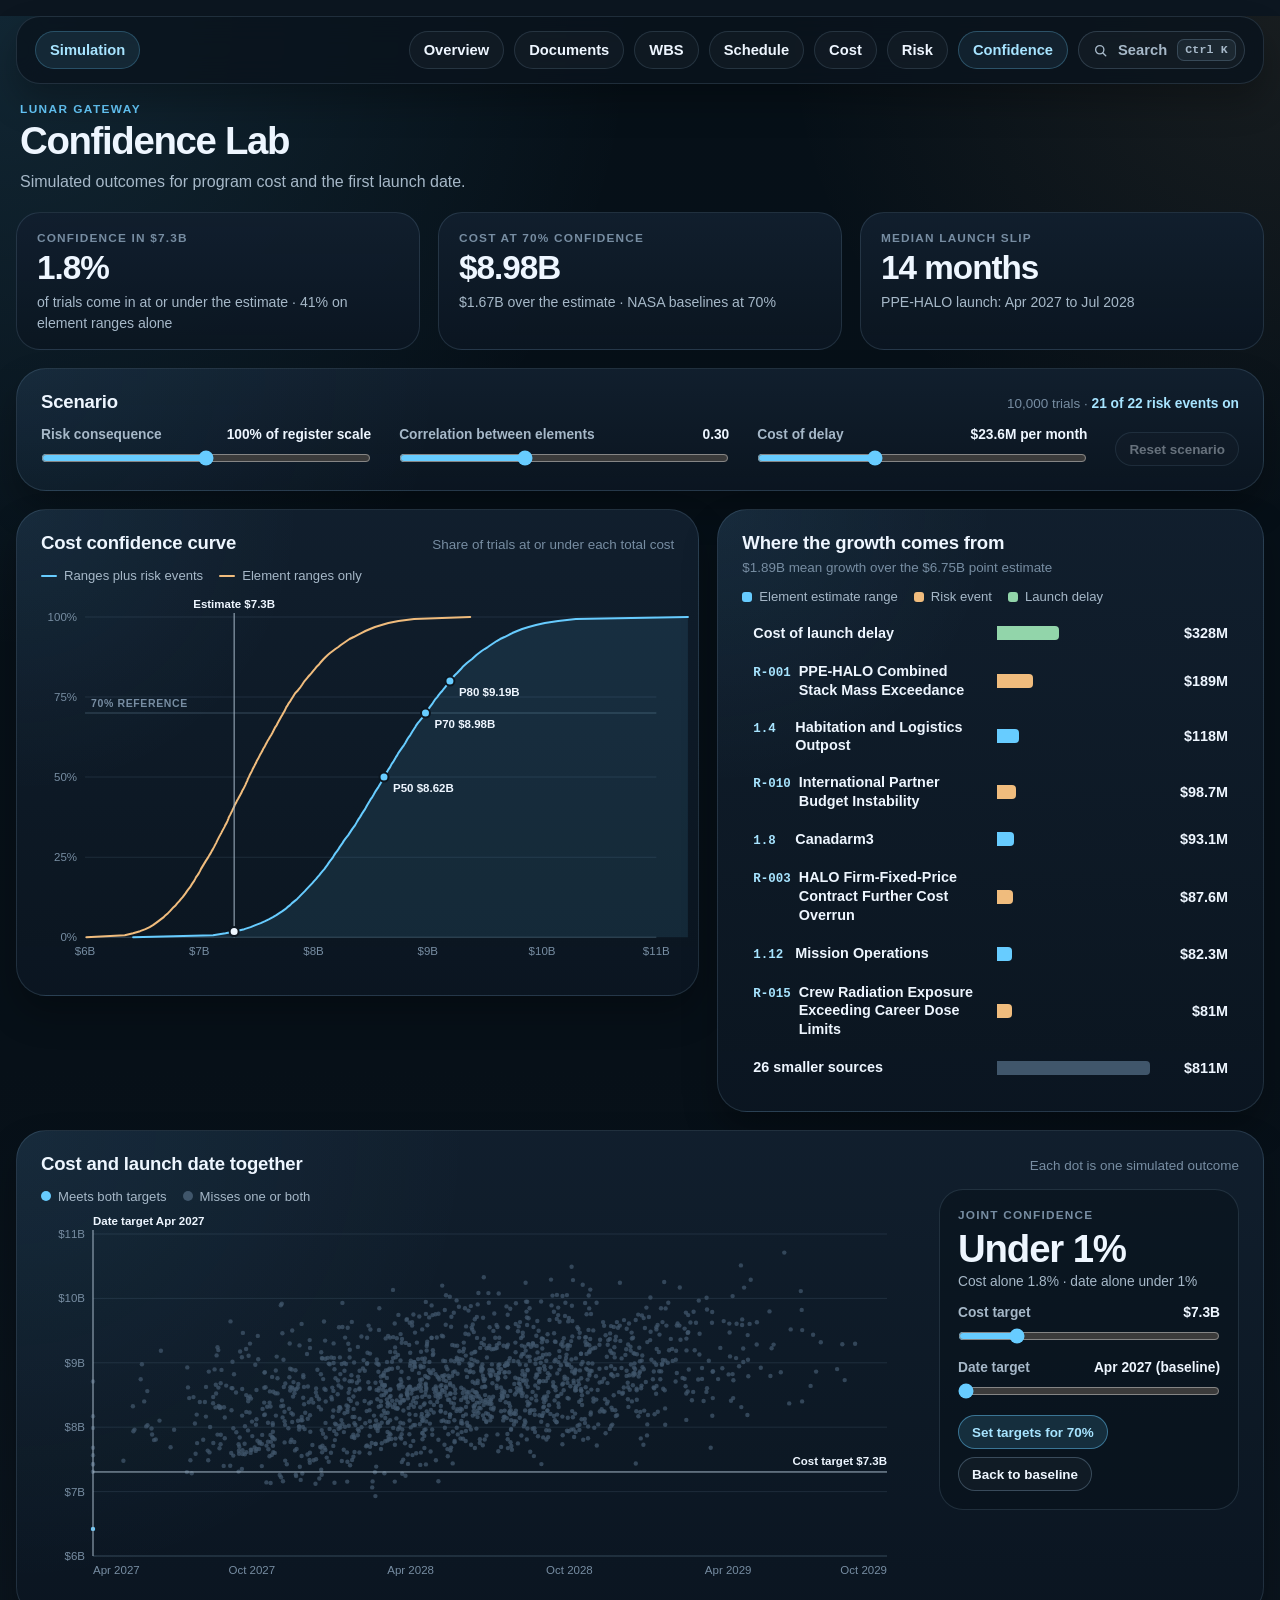
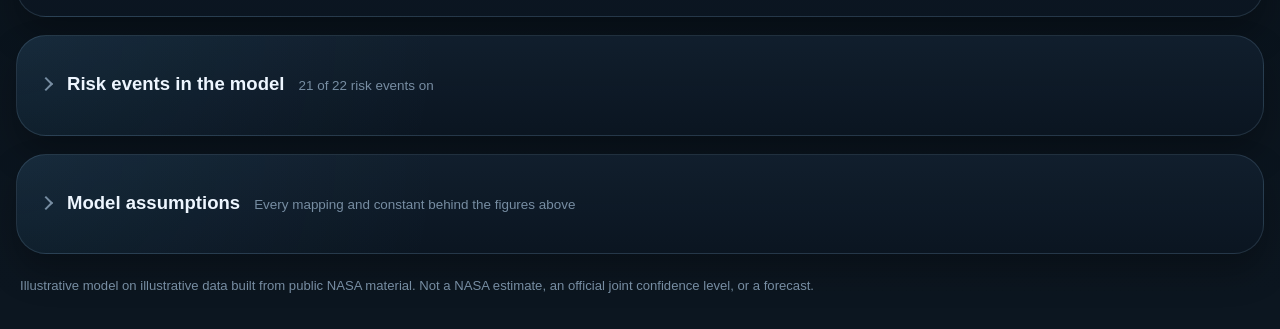
<file: confidence/index.html>
<!DOCTYPE html>
<html lang="en">
<head>
  <meta charset="UTF-8" />
  <meta name="viewport" content="width=device-width, initial-scale=1.0" />
  <title>Confidence Lab | Lunar Gateway</title>
  <meta
    name="description"
    content="Simulated cost and schedule confidence for Lunar Gateway."
  />
  <meta name="theme-color" content="#0b1624" />
  <meta property="og:type" content="website" />
  <meta property="og:site_name" content="Lunar Gateway Application Ecosystem" />
  <meta property="og:title" content="Confidence Lab | Lunar Gateway" />
  <meta
    property="og:description"
    content="Simulated cost and schedule confidence for Lunar Gateway."
  />
  <meta property="og:url" content="./" />
  <meta property="og:image" content="../suite-assets/lunar-gateway-share-card.svg" />
  <meta property="og:image:alt" content="Lunar Gateway Confidence Lab" />
  <meta name="twitter:card" content="summary_large_image" />
  <meta name="twitter:title" content="Confidence Lab | Lunar Gateway" />
  <meta
    name="twitter:description"
    content="Simulated cost and schedule confidence for Lunar Gateway."
  />
  <meta name="twitter:image" content="../suite-assets/lunar-gateway-share-card.svg" />
  <link rel="icon" type="image/svg+xml" href="../suite-assets/lunar-gateway-favicon.svg" />
  <link rel="stylesheet" href="../suite-assets/suite-context.css" />
  <link rel="stylesheet" href="../suite-assets/suite-kit.css" />
  <link rel="stylesheet" href="./styles.css" />
  <link rel="stylesheet" href="../suite-assets/suite-shell.css" />
</head>
<body>
  <div class="app-shell">
    <nav class="suite-nav" aria-label="Gateway suite navigation">
      <a class="suite-nav__home" href="../" data-suite-route="simulation">Simulation</a>
      <div class="suite-nav__links">
        <a class="suite-nav__link" href="../overview/" data-suite-route="overview">Overview</a>
        <a class="suite-nav__link" href="../documents/" data-suite-route="documents">Documents</a>
        <a class="suite-nav__link" href="../wbs/" data-suite-route="wbs">WBS</a>
        <a class="suite-nav__link" href="../schedule/" data-suite-route="schedule">Schedule</a>
        <a class="suite-nav__link" href="../cost/" data-suite-route="cost">Cost</a>
        <a class="suite-nav__link" href="../risk/" data-suite-route="risk">Risk</a>
        <a class="suite-nav__link suite-nav__link--active" href="./" data-suite-route="confidence" aria-current="page">Confidence</a>
        <button class="suite-nav__search" type="button" data-suite-search aria-label="Search the Gateway suite">
          <svg viewBox="0 0 20 20" aria-hidden="true"><circle cx="9" cy="9" r="5.5" fill="none" stroke="currentColor" stroke-width="1.8"/><path d="M13.2 13.2 17 17" stroke="currentColor" stroke-width="1.8" stroke-linecap="round"/></svg>
          <span>Search</span>
          <span class="suite-nav__search-hint" data-suite-search-hint>Ctrl K</span>
        </button>
      </div>
    </nav>

    <header class="page-head">
      <div>
        <p class="eyebrow">Lunar Gateway</p>
        <h1>Confidence Lab</h1>
        <p id="pageSub" class="page-head__sub">Simulated outcomes for program cost and the first launch date.</p>
      </div>
      <div id="headActions" class="page-head__aside"></div>
    </header>

    <main id="main">
      <p class="state-message">Loading model inputs...</p>
    </main>

    <p class="footnote">
      Illustrative model on illustrative data built from public NASA material. Not a NASA estimate, an official joint confidence level, or a forecast.
    </p>
  </div>

  <script type="module" src="./app.js"></script>
  <script type="module" src="../suite-assets/suite-shell.js"></script>
</body>
</html>
</file>
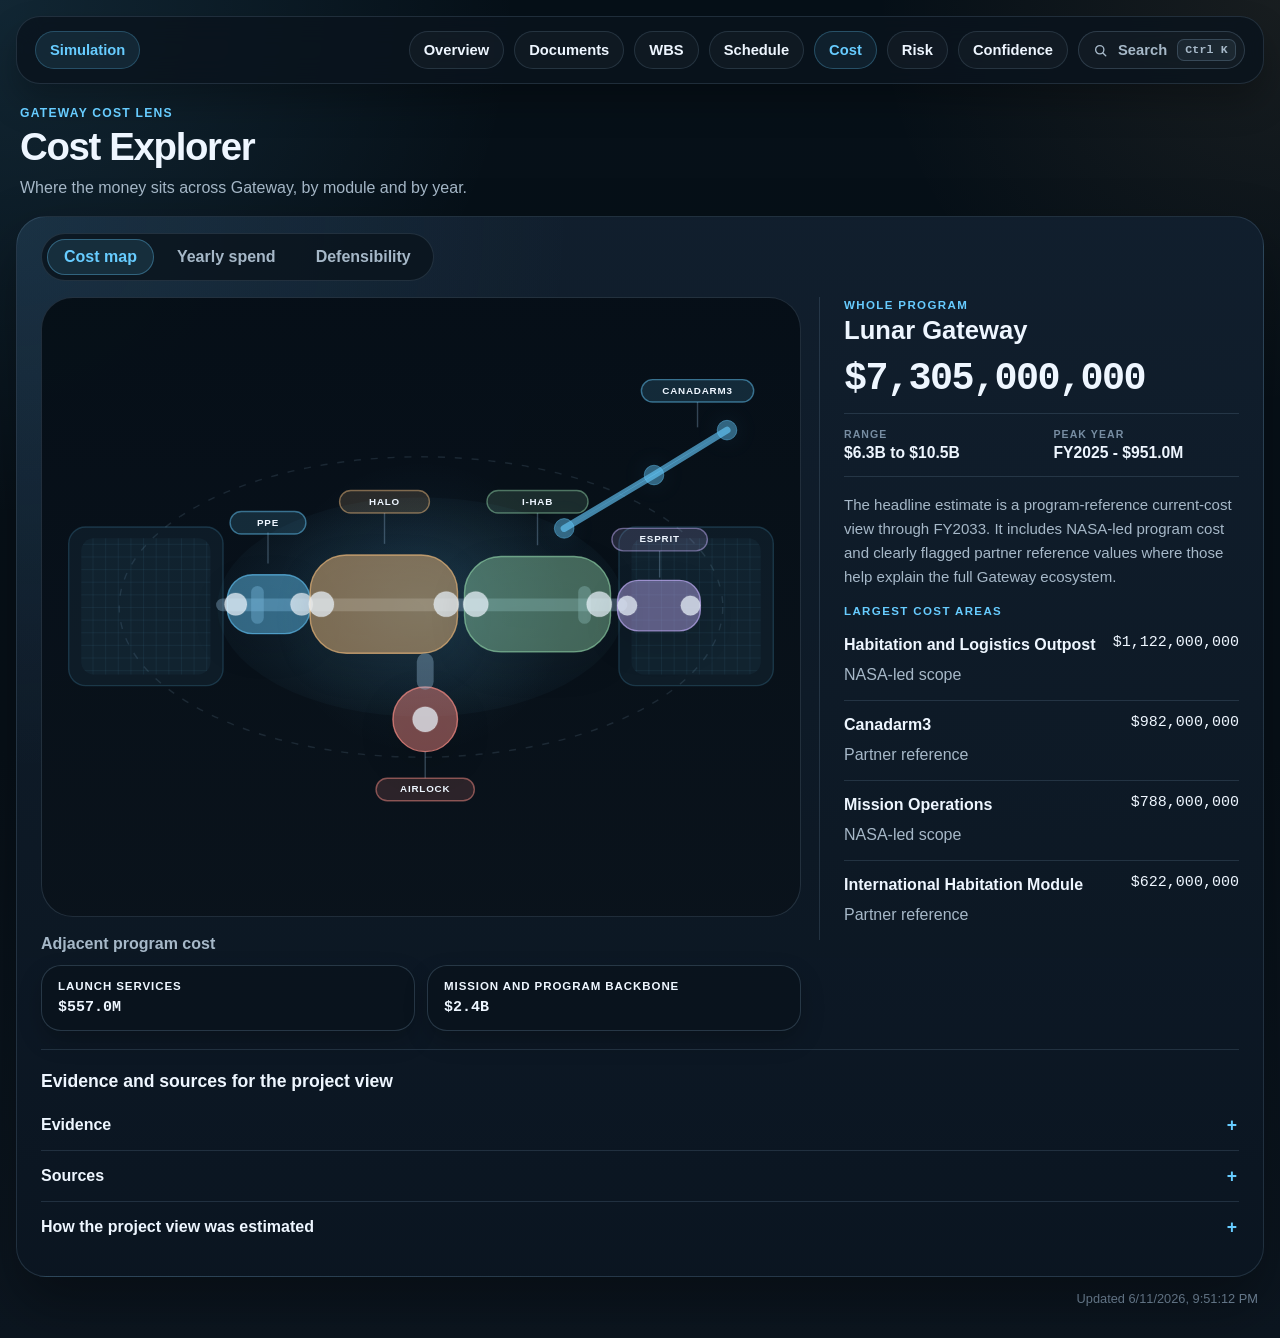
<file: cost/index.html>
<!DOCTYPE html>
<html lang="en">
<head>
  <meta charset="UTF-8" />
  <meta name="viewport" content="width=device-width, initial-scale=1.0" />
  <title>Cost Explorer | Lunar Gateway</title>
  <meta
    name="description"
    content="A cost explorer for Lunar Gateway."
  />
  <meta name="theme-color" content="#0b1624" />
  <meta property="og:type" content="website" />
  <meta property="og:site_name" content="Lunar Gateway Application Ecosystem" />
  <meta property="og:title" content="Cost Explorer | Lunar Gateway" />
  <meta
    property="og:description"
    content="A cost explorer for Lunar Gateway."
  />
  <meta property="og:url" content="./" />
  <meta property="og:image" content="../suite-assets/lunar-gateway-share-card.svg" />
  <meta property="og:image:alt" content="Lunar Gateway Cost Explorer" />
  <meta name="twitter:card" content="summary_large_image" />
  <meta name="twitter:title" content="Cost Explorer | Lunar Gateway" />
  <meta
    name="twitter:description"
    content="A cost explorer for Lunar Gateway."
  />
  <meta name="twitter:image" content="../suite-assets/lunar-gateway-share-card.svg" />
  <link rel="icon" type="image/svg+xml" href="../suite-assets/lunar-gateway-favicon.svg" />
  <link rel="stylesheet" href="../suite-assets/suite-context.css" />
  <link rel="stylesheet" href="./styles.css" />
  <link rel="stylesheet" href="../suite-assets/suite-shell.css" />
</head>
<body>
  <div class="app-shell">
    <nav class="suite-nav" aria-label="Gateway suite navigation">
      <a class="suite-nav__home" href="../" data-suite-route="simulation">Simulation</a>
      <div class="suite-nav__links">
        <a class="suite-nav__link" href="../overview/" data-suite-route="overview">Overview</a>
        <a class="suite-nav__link" href="../documents/" data-suite-route="documents">Documents</a>
        <a class="suite-nav__link" href="../wbs/" data-suite-route="wbs">WBS</a>
        <a class="suite-nav__link" href="../schedule/" data-suite-route="schedule">Schedule</a>
        <a class="suite-nav__link suite-nav__link--active" href="./" data-suite-route="cost" aria-current="page">Cost</a>
        <a class="suite-nav__link" href="../risk/" data-suite-route="risk">Risk</a>
        <a class="suite-nav__link" href="../confidence/" data-suite-route="confidence">Confidence</a>
        <button class="suite-nav__search" type="button" data-suite-search aria-label="Search the Gateway suite">
          <svg viewBox="0 0 20 20" aria-hidden="true"><circle cx="9" cy="9" r="5.5" fill="none" stroke="currentColor" stroke-width="1.8"/><path d="M13.2 13.2 17 17" stroke="currentColor" stroke-width="1.8" stroke-linecap="round"/></svg>
          <span>Search</span>
          <span class="suite-nav__search-hint" data-suite-search-hint>Ctrl K</span>
        </button>
      </div>
    </nav>

    <header class="hero">
      <div class="hero__copy">
        <p class="eyebrow">Gateway Cost Lens</p>
        <h1 id="appTitle">Cost Explorer</h1>
        <p id="appSubtitle" class="hero__subtitle">
          Where the money sits across Gateway, by module and by year.
        </p>
      </div>
    </header>

    <main class="page">
      <section class="panel story-panel" aria-labelledby="activeViewHeading">
        <div class="story-panel__heading">
          <div id="viewSwitcher" class="view-switcher" role="group" aria-label="Cost view"></div>
          <div class="sr-only">
            <p id="activeViewKicker">Gateway Cost Map</p>
            <h2 id="activeViewHeading">Loading…</h2>
            <p id="activeViewSubcopy"></p>
          </div>
        </div>

        <div id="activeViewContent" class="active-view-content">
          <section class="loading-state">
            <h3>Loading…</h3>
          </section>
        </div>
      </section>
      <p id="snapshotStamp" class="page-stamp">Loading…</p>
    </main>
  </div>

  <script>
    (function () {
      const suitePorts = { documents: 4473, wbs: 4173, schedule: 4373, cost: 4273, risk: 4573 };
      const suiteHost = window.location.hostname || '127.0.0.1';
      const standalonePorts = new Set(Object.values(suitePorts).map(String));
      const runningStandalone = standalonePorts.has(String(window.location.port || ''));
      if (!runningStandalone) return;
      document.querySelectorAll('[data-suite-route]').forEach((link) => {
        const route = link.getAttribute('data-suite-route');
        if (route === 'simulation') {
          link.href = '/index.html';
          return;
        }
        if (!suitePorts[route]) return;
        link.href = `http://${suiteHost}:${suitePorts[route]}/${route}/`;
      });
    })();
  </script>
  <script type="module" src="./app.js"></script>
  <script type="module" src="../suite-assets/suite-shell.js"></script>
</body>
</html>
</file>
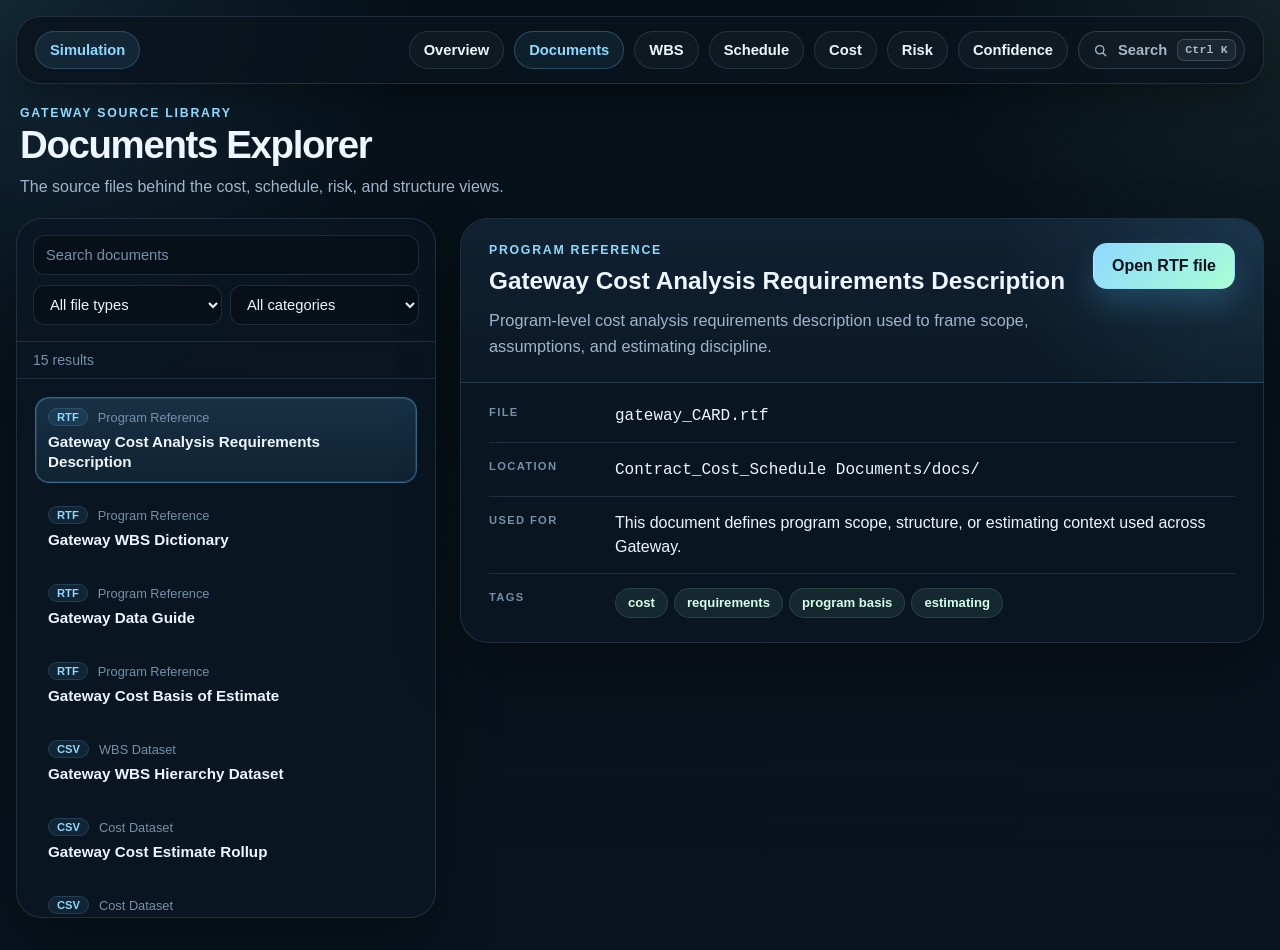
<file: documents/index.html>
<!DOCTYPE html>
<html lang="en">
  <head>
    <meta charset="UTF-8" />
    <meta name="viewport" content="width=device-width, initial-scale=1.0" />
    <title>Documents Explorer | Lunar Gateway</title>
    <meta
      name="description"
      content="A document explorer for Lunar Gateway."
    />
    <meta name="theme-color" content="#0b1624" />
    <meta property="og:type" content="website" />
    <meta property="og:site_name" content="Lunar Gateway Application Ecosystem" />
    <meta property="og:title" content="Documents Explorer | Lunar Gateway" />
    <meta
      property="og:description"
      content="A document explorer for Lunar Gateway."
    />
    <meta property="og:url" content="./" />
    <meta property="og:image" content="../suite-assets/lunar-gateway-share-card.svg" />
    <meta property="og:image:alt" content="Lunar Gateway Documents Explorer" />
    <meta name="twitter:card" content="summary_large_image" />
    <meta name="twitter:title" content="Documents Explorer | Lunar Gateway" />
    <meta
      name="twitter:description"
      content="A document explorer for Lunar Gateway."
    />
    <meta name="twitter:image" content="../suite-assets/lunar-gateway-share-card.svg" />
    <link rel="icon" type="image/svg+xml" href="../suite-assets/lunar-gateway-favicon.svg" />
    <link rel="stylesheet" href="../suite-assets/suite-context.css" />
    <link rel="stylesheet" href="./styles.css" />
    <link rel="stylesheet" href="../suite-assets/suite-shell.css" />
  </head>
  <body>
    <div class="app-shell">
      <nav class="suite-nav" aria-label="Gateway suite navigation">
        <a class="suite-nav__home" href="../" data-suite-route="simulation">Simulation</a>
        <div class="suite-nav__links">
          <a class="suite-nav__link" href="../overview/" data-suite-route="overview">Overview</a>
          <a class="suite-nav__link suite-nav__link--active" href="./" data-suite-route="documents" aria-current="page">Documents</a>
          <a class="suite-nav__link" href="../wbs/" data-suite-route="wbs">WBS</a>
          <a class="suite-nav__link" href="../schedule/" data-suite-route="schedule">Schedule</a>
          <a class="suite-nav__link" href="../cost/" data-suite-route="cost">Cost</a>
          <a class="suite-nav__link" href="../risk/" data-suite-route="risk">Risk</a>
          <a class="suite-nav__link" href="../confidence/" data-suite-route="confidence">Confidence</a>
          <button class="suite-nav__search" type="button" data-suite-search aria-label="Search the Gateway suite">
            <svg viewBox="0 0 20 20" aria-hidden="true"><circle cx="9" cy="9" r="5.5" fill="none" stroke="currentColor" stroke-width="1.8"/><path d="M13.2 13.2 17 17" stroke="currentColor" stroke-width="1.8" stroke-linecap="round"/></svg>
            <span>Search</span>
            <span class="suite-nav__search-hint" data-suite-search-hint>Ctrl K</span>
          </button>
        </div>
      </nav>

      <header class="topbar">
        <div class="topbar__identity">
          <p class="topbar__eyebrow">Gateway Source Library</p>
          <h1 id="appTitle">Documents Explorer</h1>
          <p class="topbar__subtitle">
            The source files behind the cost, schedule, risk, and structure views.
          </p>
        </div>
      </header>

      <div id="contextBannerHost" class="suite-context-host"></div>

      <main class="workspace">
        <aside class="list-pane" aria-labelledby="listPaneTitle">
          <h2 id="listPaneTitle" class="sr-only">Documents</h2>

          <div class="list-controls">
            <div class="search-field">
              <label class="sr-only" for="searchInput">Search documents</label>
              <input
                id="searchInput"
                type="search"
                placeholder="Search documents"
                autocomplete="off"
              />
            </div>

            <div class="filter-row">
              <label class="sr-only" for="typeFilter">Filter by file type</label>
              <select id="typeFilter">
                <option value="">All file types</option>
              </select>

              <label class="sr-only" for="categoryFilter">Filter by category</label>
              <select id="categoryFilter">
                <option value="">All categories</option>
              </select>
            </div>
          </div>

          <div class="pane-header">
            <p id="resultsLabel" class="pane-header__meta">0 results</p>
            <button id="clearFiltersButton" class="text-button" type="button" hidden>Clear filters</button>
          </div>

          <div class="list-pane__body">
            <div id="listState" class="list-state" hidden></div>
            <div
              id="documentList"
              class="document-list"
              role="listbox"
              aria-label="Documents"
            ></div>
          </div>
        </aside>

        <section class="detail-pane" aria-label="Document detail pane">
          <div id="detailPaneContent" class="detail-pane__content"></div>
        </section>
      </main>
    </div>

    <script>
      (function () {
        const suitePorts = { documents: 4473, wbs: 4173, schedule: 4373, cost: 4273, risk: 4573 };
        const suiteHost = window.location.hostname || '127.0.0.1';
        const standalonePorts = new Set(Object.values(suitePorts).map(String));
        const runningStandalone = standalonePorts.has(String(window.location.port || ''));
        if (!runningStandalone) return;
        document.querySelectorAll('[data-suite-route]').forEach((link) => {
          const route = link.getAttribute('data-suite-route');
          if (route === 'simulation') {
            link.href = '/index.html';
            return;
          }
          if (!suitePorts[route]) return;
          link.href = `http://${suiteHost}:${suitePorts[route]}/${route}/`;
        });
      })();
    </script>
    <script type="module" src="./app.js"></script>
    <script type="module" src="../suite-assets/suite-shell.js"></script>
  </body>
</html>
</file>
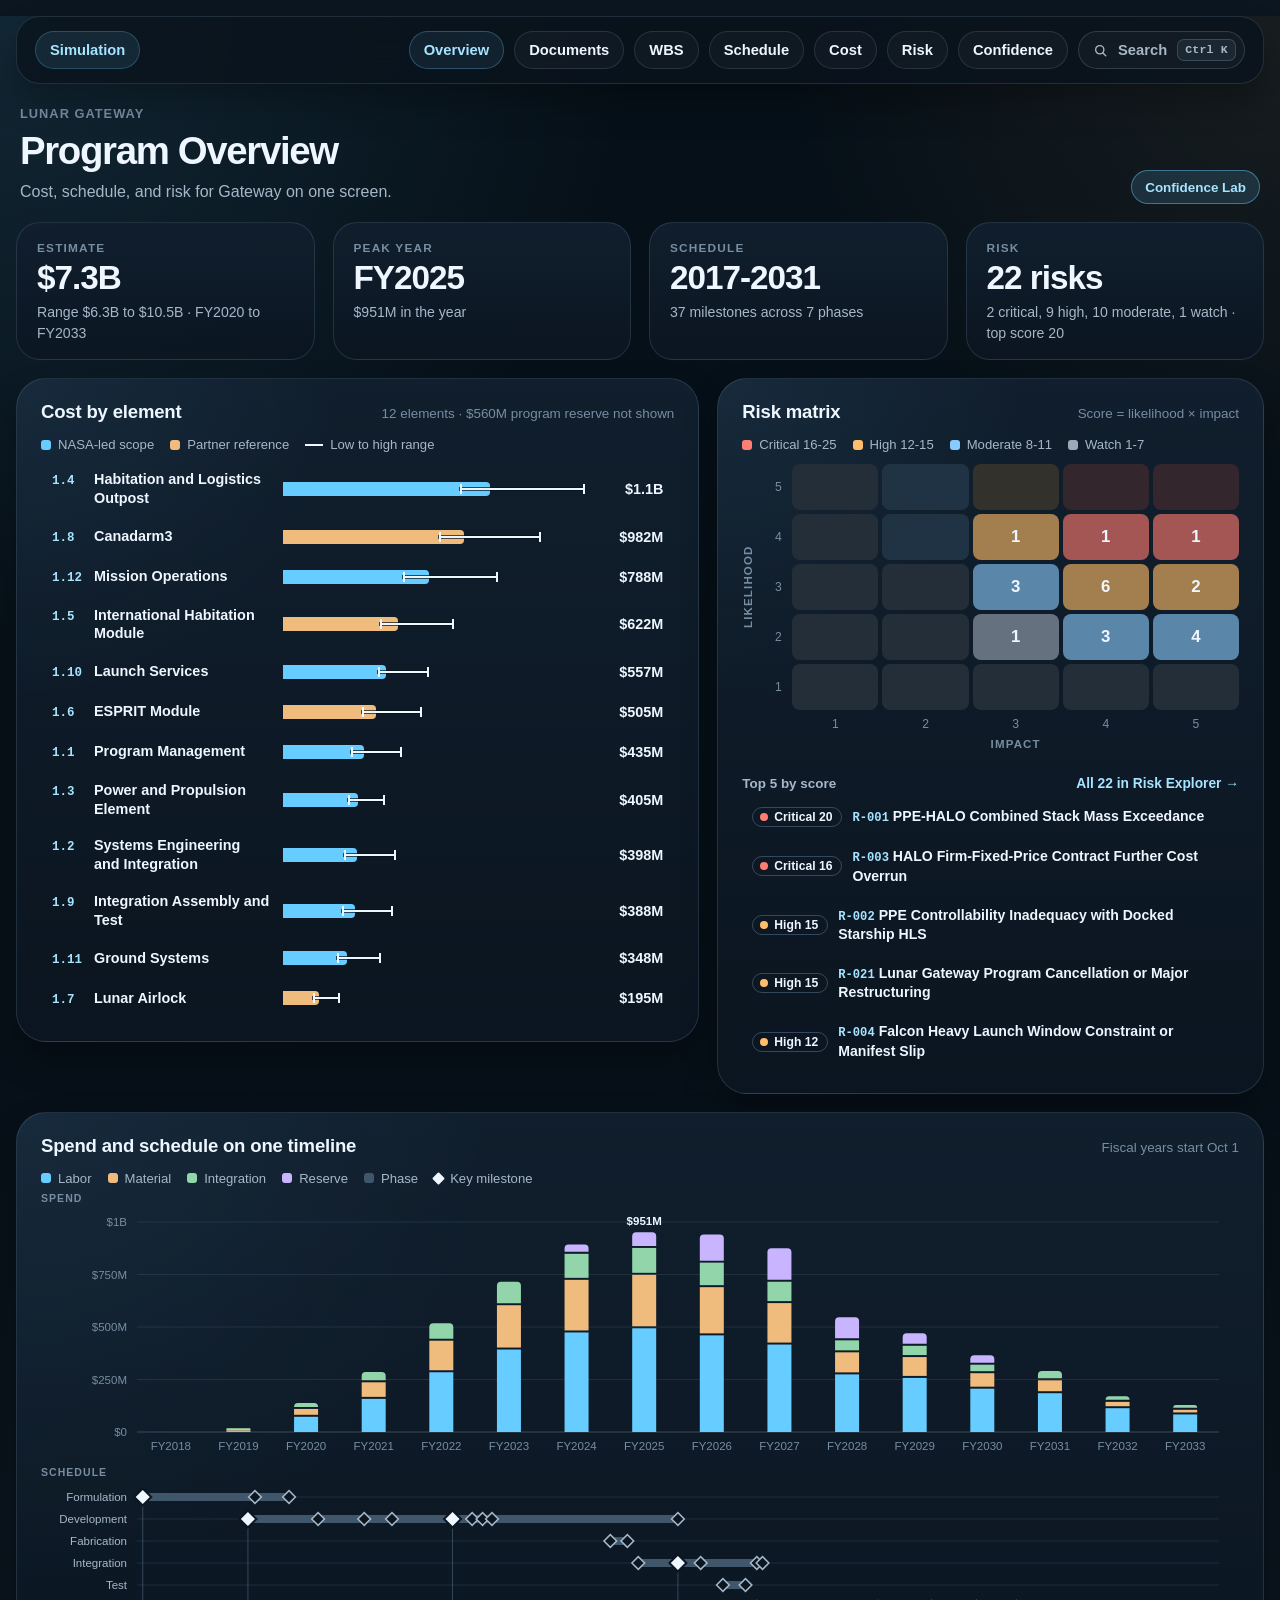
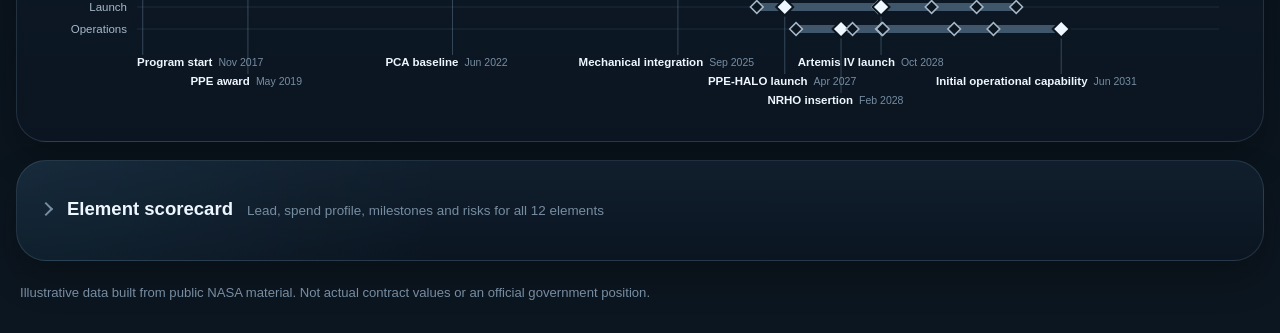
<file: overview/index.html>
<!DOCTYPE html>
<html lang="en">
<head>
  <meta charset="UTF-8" />
  <meta name="viewport" content="width=device-width, initial-scale=1.0" />
  <title>Program Overview | Lunar Gateway</title>
  <meta
    name="description"
    content="Cost, schedule, and risk for Lunar Gateway on one screen."
  />
  <meta name="theme-color" content="#0b1624" />
  <meta property="og:type" content="website" />
  <meta property="og:site_name" content="Lunar Gateway Application Ecosystem" />
  <meta property="og:title" content="Program Overview | Lunar Gateway" />
  <meta
    property="og:description"
    content="Cost, schedule, and risk for Lunar Gateway on one screen."
  />
  <meta property="og:url" content="./" />
  <meta property="og:image" content="../suite-assets/lunar-gateway-share-card.svg" />
  <meta property="og:image:alt" content="Lunar Gateway Program Overview" />
  <meta name="twitter:card" content="summary_large_image" />
  <meta name="twitter:title" content="Program Overview | Lunar Gateway" />
  <meta
    name="twitter:description"
    content="Cost, schedule, and risk for Lunar Gateway on one screen."
  />
  <meta name="twitter:image" content="../suite-assets/lunar-gateway-share-card.svg" />
  <link rel="icon" type="image/svg+xml" href="../suite-assets/lunar-gateway-favicon.svg" />
  <link rel="stylesheet" href="../suite-assets/suite-context.css" />
  <link rel="stylesheet" href="../suite-assets/suite-kit.css" />
  <link rel="stylesheet" href="./styles.css" />
  <link rel="stylesheet" href="../suite-assets/suite-shell.css" />
</head>
<body>
  <div class="app-shell">
    <nav class="suite-nav" aria-label="Gateway suite navigation">
      <a class="suite-nav__home" href="../" data-suite-route="simulation">Simulation</a>
      <div class="suite-nav__links">
        <a class="suite-nav__link suite-nav__link--active" href="./" data-suite-route="overview" aria-current="page">Overview</a>
        <a class="suite-nav__link" href="../documents/" data-suite-route="documents">Documents</a>
        <a class="suite-nav__link" href="../wbs/" data-suite-route="wbs">WBS</a>
        <a class="suite-nav__link" href="../schedule/" data-suite-route="schedule">Schedule</a>
        <a class="suite-nav__link" href="../cost/" data-suite-route="cost">Cost</a>
        <a class="suite-nav__link" href="../risk/" data-suite-route="risk">Risk</a>
        <a class="suite-nav__link" href="../confidence/" data-suite-route="confidence">Confidence</a>
        <button class="suite-nav__search" type="button" data-suite-search aria-label="Search the Gateway suite">
          <svg viewBox="0 0 20 20" aria-hidden="true"><circle cx="9" cy="9" r="5.5" fill="none" stroke="currentColor" stroke-width="1.8"/><path d="M13.2 13.2 17 17" stroke="currentColor" stroke-width="1.8" stroke-linecap="round"/></svg>
          <span>Search</span>
          <span class="suite-nav__search-hint" data-suite-search-hint>Ctrl K</span>
        </button>
      </div>
    </nav>

    <header class="page-head">
      <div>
        <nav id="breadcrumb" class="breadcrumb" aria-label="WBS position"></nav>
        <h1 id="pageTitle">Program Overview</h1>
        <p id="pageSub" class="page-head__sub">Cost, schedule, and risk for Gateway on one screen.</p>
      </div>
      <div id="headActions" class="page-head__aside"></div>
    </header>

    <main id="main">
      <p class="state-message">Loading program data...</p>
    </main>

    <p class="footnote">
      Illustrative data built from public NASA material. Not actual contract values or an official government position.
    </p>
  </div>

  <script type="module" src="./app.js"></script>
  <script type="module" src="../suite-assets/suite-shell.js"></script>
</body>
</html>
</file>
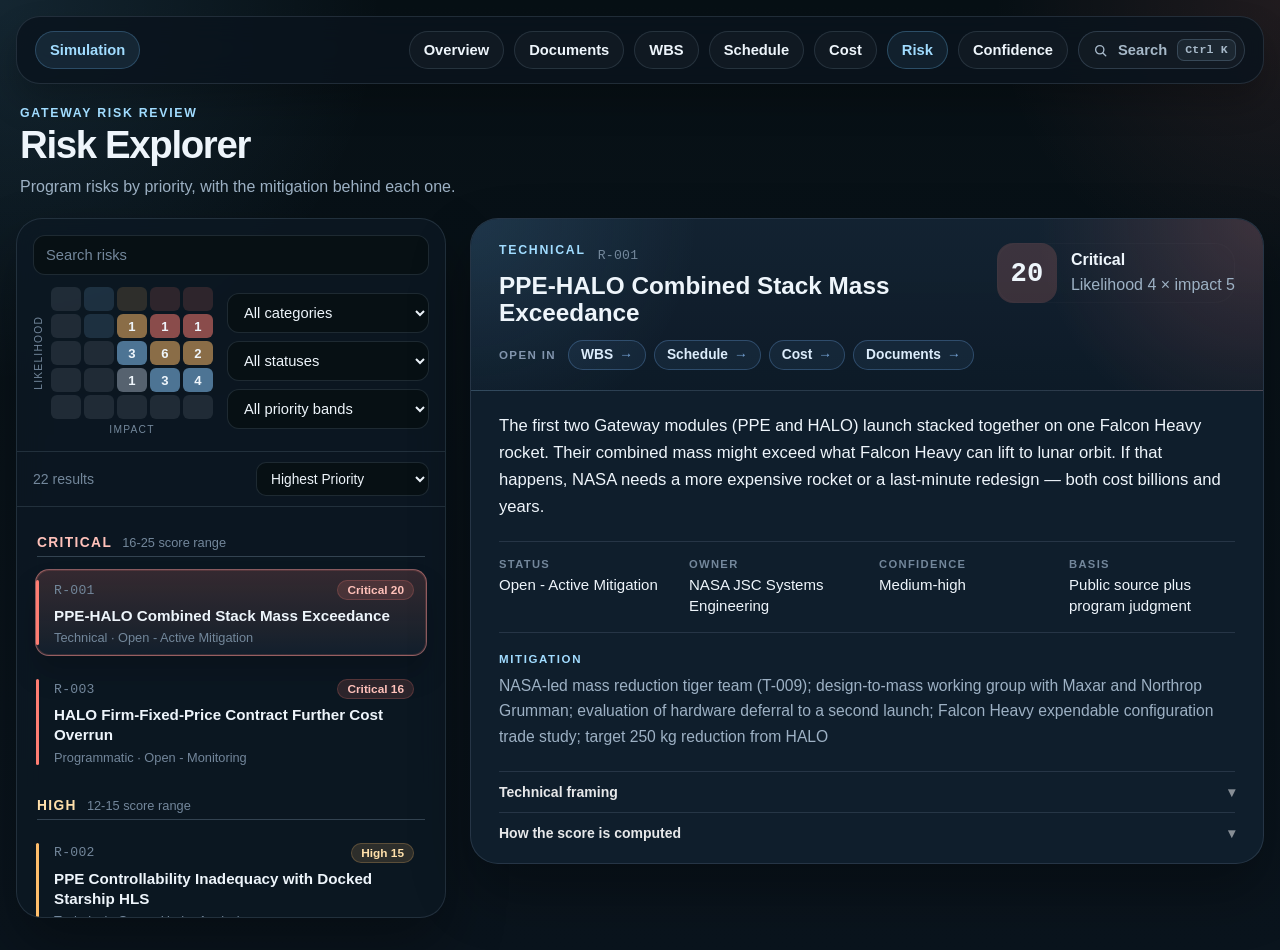
<file: risk/index.html>
<!DOCTYPE html>
<html lang="en">
  <head>
    <meta charset="UTF-8" />
    <meta name="viewport" content="width=device-width, initial-scale=1.0" />
    <title>Risk Explorer | Lunar Gateway</title>
    <meta
      name="description"
      content="A risk explorer for Lunar Gateway."
    />
    <meta name="theme-color" content="#0b1624" />
    <meta property="og:type" content="website" />
    <meta property="og:site_name" content="Lunar Gateway Application Ecosystem" />
    <meta property="og:title" content="Risk Explorer | Lunar Gateway" />
    <meta
      property="og:description"
      content="A risk explorer for Lunar Gateway."
    />
    <meta property="og:url" content="./" />
    <meta property="og:image" content="../suite-assets/lunar-gateway-share-card.svg" />
    <meta property="og:image:alt" content="Lunar Gateway Risk Explorer" />
    <meta name="twitter:card" content="summary_large_image" />
    <meta name="twitter:title" content="Risk Explorer | Lunar Gateway" />
    <meta
      name="twitter:description"
      content="A risk explorer for Lunar Gateway."
    />
    <meta name="twitter:image" content="../suite-assets/lunar-gateway-share-card.svg" />
    <link rel="icon" type="image/svg+xml" href="../suite-assets/lunar-gateway-favicon.svg" />
    <link rel="stylesheet" href="../suite-assets/suite-context.css" />
    <link rel="stylesheet" href="./styles.css" />
    <link rel="stylesheet" href="../suite-assets/suite-shell.css" />
  </head>
  <body>
    <div class="app-shell">
      <nav class="suite-nav" aria-label="Gateway suite navigation">
        <a class="suite-nav__home" href="../" data-suite-route="simulation">Simulation</a>
        <div class="suite-nav__links">
          <a class="suite-nav__link" href="../overview/" data-suite-route="overview">Overview</a>
          <a class="suite-nav__link" href="../documents/" data-suite-route="documents">Documents</a>
          <a class="suite-nav__link" href="../wbs/" data-suite-route="wbs">WBS</a>
          <a class="suite-nav__link" href="../schedule/" data-suite-route="schedule">Schedule</a>
          <a class="suite-nav__link" href="../cost/" data-suite-route="cost">Cost</a>
          <a class="suite-nav__link suite-nav__link--active" href="./" data-suite-route="risk" aria-current="page">Risk</a>
          <a class="suite-nav__link" href="../confidence/" data-suite-route="confidence">Confidence</a>
          <button class="suite-nav__search" type="button" data-suite-search aria-label="Search the Gateway suite">
            <svg viewBox="0 0 20 20" aria-hidden="true"><circle cx="9" cy="9" r="5.5" fill="none" stroke="currentColor" stroke-width="1.8"/><path d="M13.2 13.2 17 17" stroke="currentColor" stroke-width="1.8" stroke-linecap="round"/></svg>
            <span>Search</span>
            <span class="suite-nav__search-hint" data-suite-search-hint>Ctrl K</span>
          </button>
        </div>
      </nav>

      <header class="topbar">
        <div class="topbar__identity">
          <p class="topbar__eyebrow">Gateway Risk Review</p>
          <h1 id="appTitle">Risk Explorer</h1>
          <p id="appSubtitle" class="topbar__subtitle">
            Program risks by priority, with the mitigation behind each one.
          </p>
        </div>
      </header>

      <div id="contextBannerHost" class="suite-context-host"></div>

      <main class="workspace">
        <aside class="list-pane" aria-labelledby="listPaneTitle">
          <h2 id="listPaneTitle" class="sr-only">Risks</h2>

          <div class="list-controls">
            <div class="search-field">
              <label class="sr-only" for="searchInput">Search risks</label>
              <input
                id="searchInput"
                type="search"
                placeholder="Search risks"
                autocomplete="off"
              />
            </div>

            <div class="list-controls__row">
              <div class="list-controls__matrix">
                <div id="riskMatrix" class="risk-matrix" role="group" aria-label="Filter by likelihood and impact"></div>
              </div>

              <div class="filter-row">
                <label class="sr-only" for="categoryFilter">Filter by category</label>
                <select id="categoryFilter">
                  <option value="">All categories</option>
                </select>

                <label class="sr-only" for="statusFilter">Filter by status</label>
                <select id="statusFilter">
                  <option value="">All statuses</option>
                </select>

                <label class="sr-only" for="priorityFilter">Filter by priority band</label>
                <select id="priorityFilter">
                  <option value="">All priority bands</option>
                  <option value="critical">Critical</option>
                  <option value="high">High</option>
                  <option value="moderate">Moderate</option>
                  <option value="watch">Watch</option>
                </select>
              </div>
            </div>
          </div>

          <div class="pane-header">
            <p id="resultsLabel" class="pane-header__meta">0 results</p>
            <button id="clearFiltersButton" class="text-button" type="button" hidden>Clear filters</button>

            <label class="sr-only" for="sortSelect">Sort risks</label>
            <select id="sortSelect" class="sort-select">
              <option value="priority_desc">Highest Priority</option>
              <option value="impact_desc">Highest Impact</option>
              <option value="likelihood_desc">Highest Likelihood</option>
              <option value="title_asc">Title A-Z</option>
            </select>
          </div>

          <div class="list-pane__body">
            <div id="listState" class="list-state" hidden></div>
            <div id="riskList" class="risk-list" role="listbox" aria-label="Risks"></div>
          </div>
        </aside>

        <section class="detail-pane" aria-label="Risk detail pane">
          <div id="detailPaneContent" class="detail-pane__content"></div>
        </section>
      </main>
    </div>

    <script>
      (function () {
        const suitePorts = { documents: 4473, wbs: 4173, schedule: 4373, cost: 4273, risk: 4573 };
        const suiteHost = window.location.hostname || '127.0.0.1';
        const standalonePorts = new Set(Object.values(suitePorts).map(String));
        const runningStandalone = standalonePorts.has(String(window.location.port || ''));
        if (!runningStandalone) return;
        document.querySelectorAll('[data-suite-route]').forEach((link) => {
          const route = link.getAttribute('data-suite-route');
          if (route === 'simulation') {
            link.href = '/index.html';
            return;
          }
          if (!suitePorts[route]) return;
          link.href = `http://${suiteHost}:${suitePorts[route]}/${route}/`;
        });
      })();
    </script>
    <script type="module" src="./app.js"></script>
    <script type="module" src="../suite-assets/suite-shell.js"></script>
  </body>
</html>
</file>
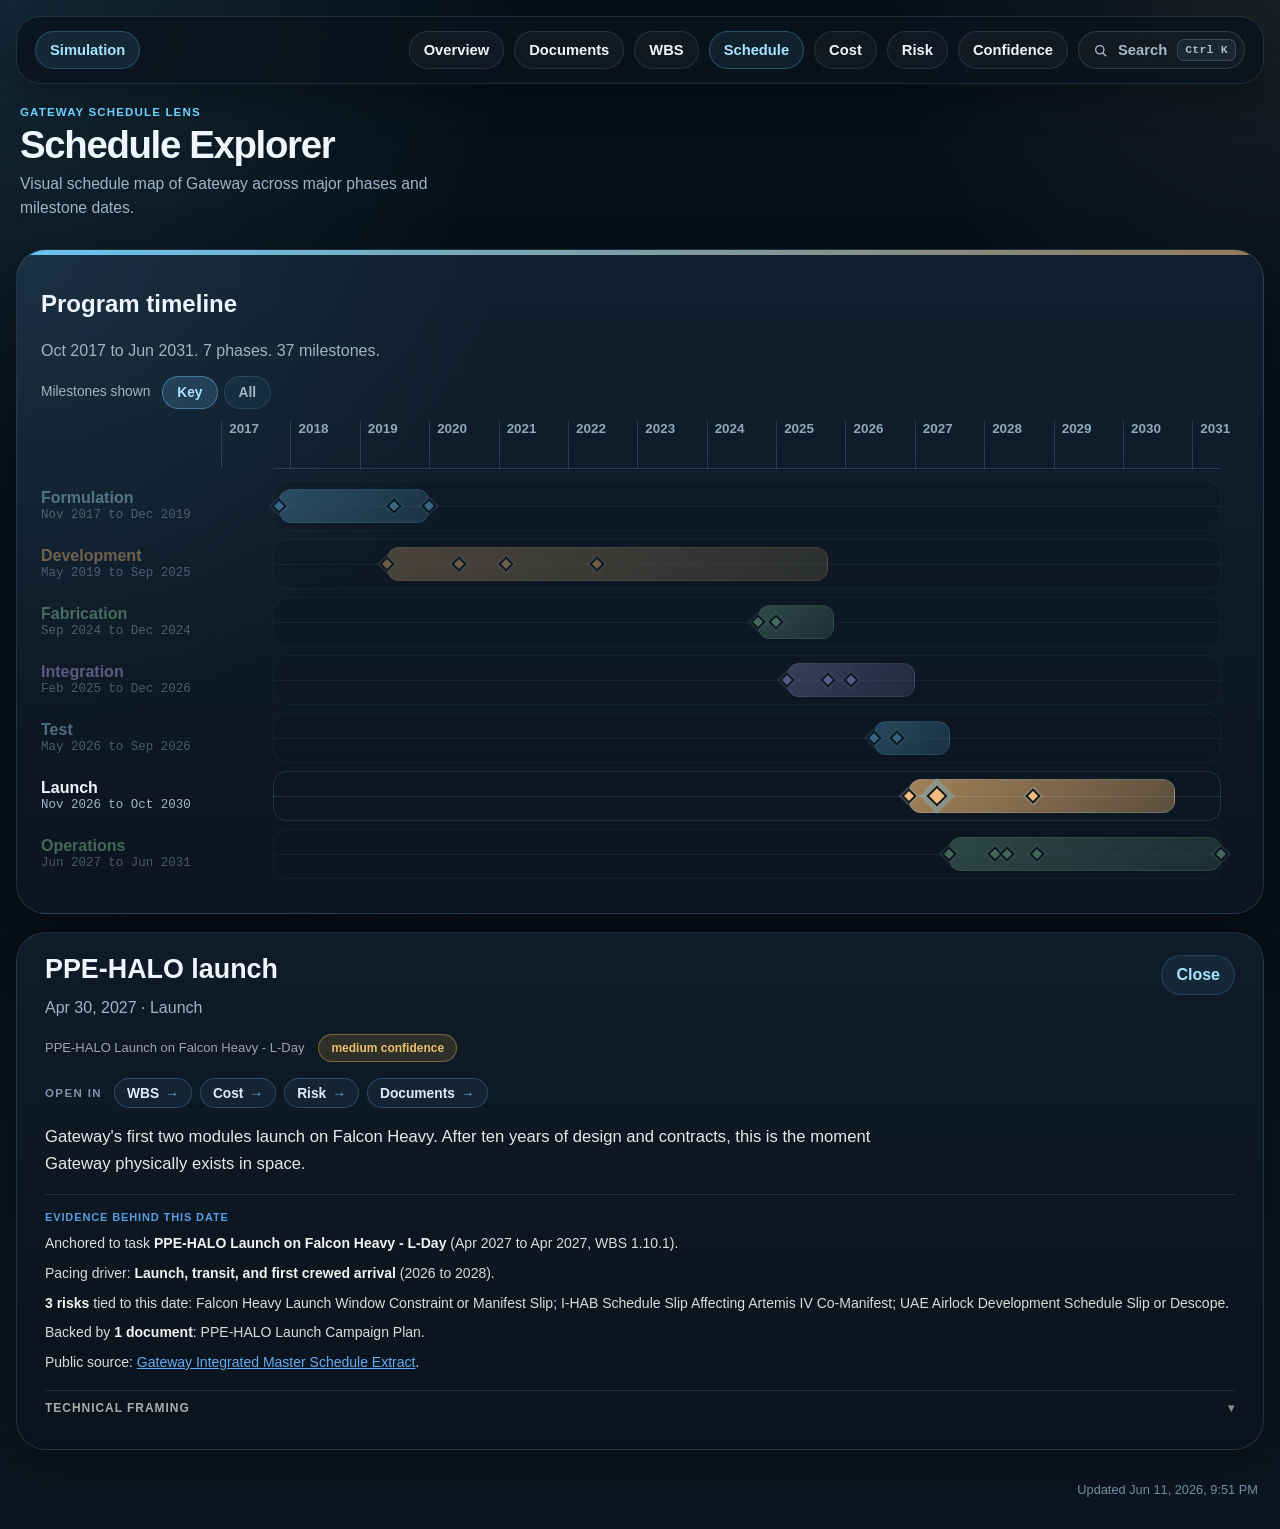
<file: schedule/index.html>
<!DOCTYPE html>
<html lang="en">
<head>
  <meta charset="UTF-8" />
  <meta name="viewport" content="width=device-width, initial-scale=1.0" />
  <title>Schedule Explorer | Lunar Gateway</title>
  <meta
    name="description"
    content="A schedule explorer for Lunar Gateway."
  />
  <meta name="theme-color" content="#0b1624" />
  <meta property="og:type" content="website" />
  <meta property="og:site_name" content="Lunar Gateway Application Ecosystem" />
  <meta property="og:title" content="Schedule Explorer | Lunar Gateway" />
  <meta
    property="og:description"
    content="A schedule explorer for Lunar Gateway."
  />
  <meta property="og:url" content="./" />
  <meta property="og:image" content="../suite-assets/lunar-gateway-share-card.svg" />
  <meta property="og:image:alt" content="Lunar Gateway Schedule Explorer" />
  <meta name="twitter:card" content="summary_large_image" />
  <meta name="twitter:title" content="Schedule Explorer | Lunar Gateway" />
  <meta
    name="twitter:description"
    content="A schedule explorer for Lunar Gateway."
  />
  <meta name="twitter:image" content="../suite-assets/lunar-gateway-share-card.svg" />
  <link rel="icon" type="image/svg+xml" href="../suite-assets/lunar-gateway-favicon.svg" />
  <link rel="stylesheet" href="../suite-assets/suite-context.css" />
  <link rel="stylesheet" href="./styles.css" />
  <link rel="stylesheet" href="../suite-assets/suite-shell.css" />
</head>
<body>
  <div class="app-shell">
    <nav class="suite-nav" aria-label="Gateway suite navigation">
      <a class="suite-nav__home" href="../" data-suite-route="simulation">Simulation</a>
      <div class="suite-nav__links">
        <a class="suite-nav__link" href="../overview/" data-suite-route="overview">Overview</a>
        <a class="suite-nav__link" href="../documents/" data-suite-route="documents">Documents</a>
        <a class="suite-nav__link" href="../wbs/" data-suite-route="wbs">WBS</a>
        <a class="suite-nav__link suite-nav__link--active" href="./" data-suite-route="schedule" aria-current="page">Schedule</a>
        <a class="suite-nav__link" href="../cost/" data-suite-route="cost">Cost</a>
        <a class="suite-nav__link" href="../risk/" data-suite-route="risk">Risk</a>
        <a class="suite-nav__link" href="../confidence/" data-suite-route="confidence">Confidence</a>
        <button class="suite-nav__search" type="button" data-suite-search aria-label="Search the Gateway suite">
          <svg viewBox="0 0 20 20" aria-hidden="true"><circle cx="9" cy="9" r="5.5" fill="none" stroke="currentColor" stroke-width="1.8"/><path d="M13.2 13.2 17 17" stroke="currentColor" stroke-width="1.8" stroke-linecap="round"/></svg>
          <span>Search</span>
          <span class="suite-nav__search-hint" data-suite-search-hint>Ctrl K</span>
        </button>
      </div>
    </nav>

    <header class="hero">
      <div class="hero__copy">
        <p class="eyebrow">Gateway Schedule Lens</p>
        <h1 id="appTitle">Schedule Explorer</h1>
        <p id="appSubtitle" class="hero__subtitle">
          This is how the Gateway program unfolds over time, what moments matter most, and which
          schedule branches drive everything else.
        </p>
      </div>
    </header>

    <main class="page">
      <section class="panel stage-panel" aria-labelledby="stageHeading">
        <div class="stage-panel__header">
          <div>
            <h2 id="stageHeading">Program timeline</h2>
            <p id="stageFrame" class="section-lead">
              2017 to 2031. 7 phases. 37 milestones.
            </p>
          </div>
          <div id="overviewContent" class="stage-overview">
            <section class="loading-state loading-state--compact">
              <h3>Loading schedule overview</h3>
            </section>
          </div>
        </div>

        <div id="timelineChart" class="timeline-chart" aria-label="Gateway schedule timeline"></div>
      </section>

      <section id="detailPanel" class="panel focus-layer" hidden aria-labelledby="detailHeading">
        <div class="section-heading">
          <div>
            <h2 id="detailHeading">Detail</h2>
            <p id="detailSubtitle" class="section-lead"></p>
          </div>
          <button class="text-action" type="button" data-action="clear-focus">
            Close
          </button>
        </div>

        <div id="detailContent" class="focus-content"></div>
      </section>
      <p id="generatedAt" class="page-stamp">Loading schedule data...</p>
    </main>
  </div>

  <script>
    (function () {
      const suitePorts = { documents: 4473, wbs: 4173, schedule: 4373, cost: 4273, risk: 4573 };
      const suiteHost = window.location.hostname || '127.0.0.1';
      const standalonePorts = new Set(Object.values(suitePorts).map(String));
      const runningStandalone = standalonePorts.has(String(window.location.port || ''));
      if (!runningStandalone) return;
      document.querySelectorAll('[data-suite-route]').forEach((link) => {
        const route = link.getAttribute('data-suite-route');
        if (route === 'simulation') {
          link.href = '/index.html';
          return;
        }
        if (!suitePorts[route]) return;
        link.href = `http://${suiteHost}:${suitePorts[route]}/${route}/`;
      });
    })();
  </script>
  <script type="module" src="./app.js"></script>
  <script type="module" src="../suite-assets/suite-shell.js"></script>
</body>
</html>
</file>
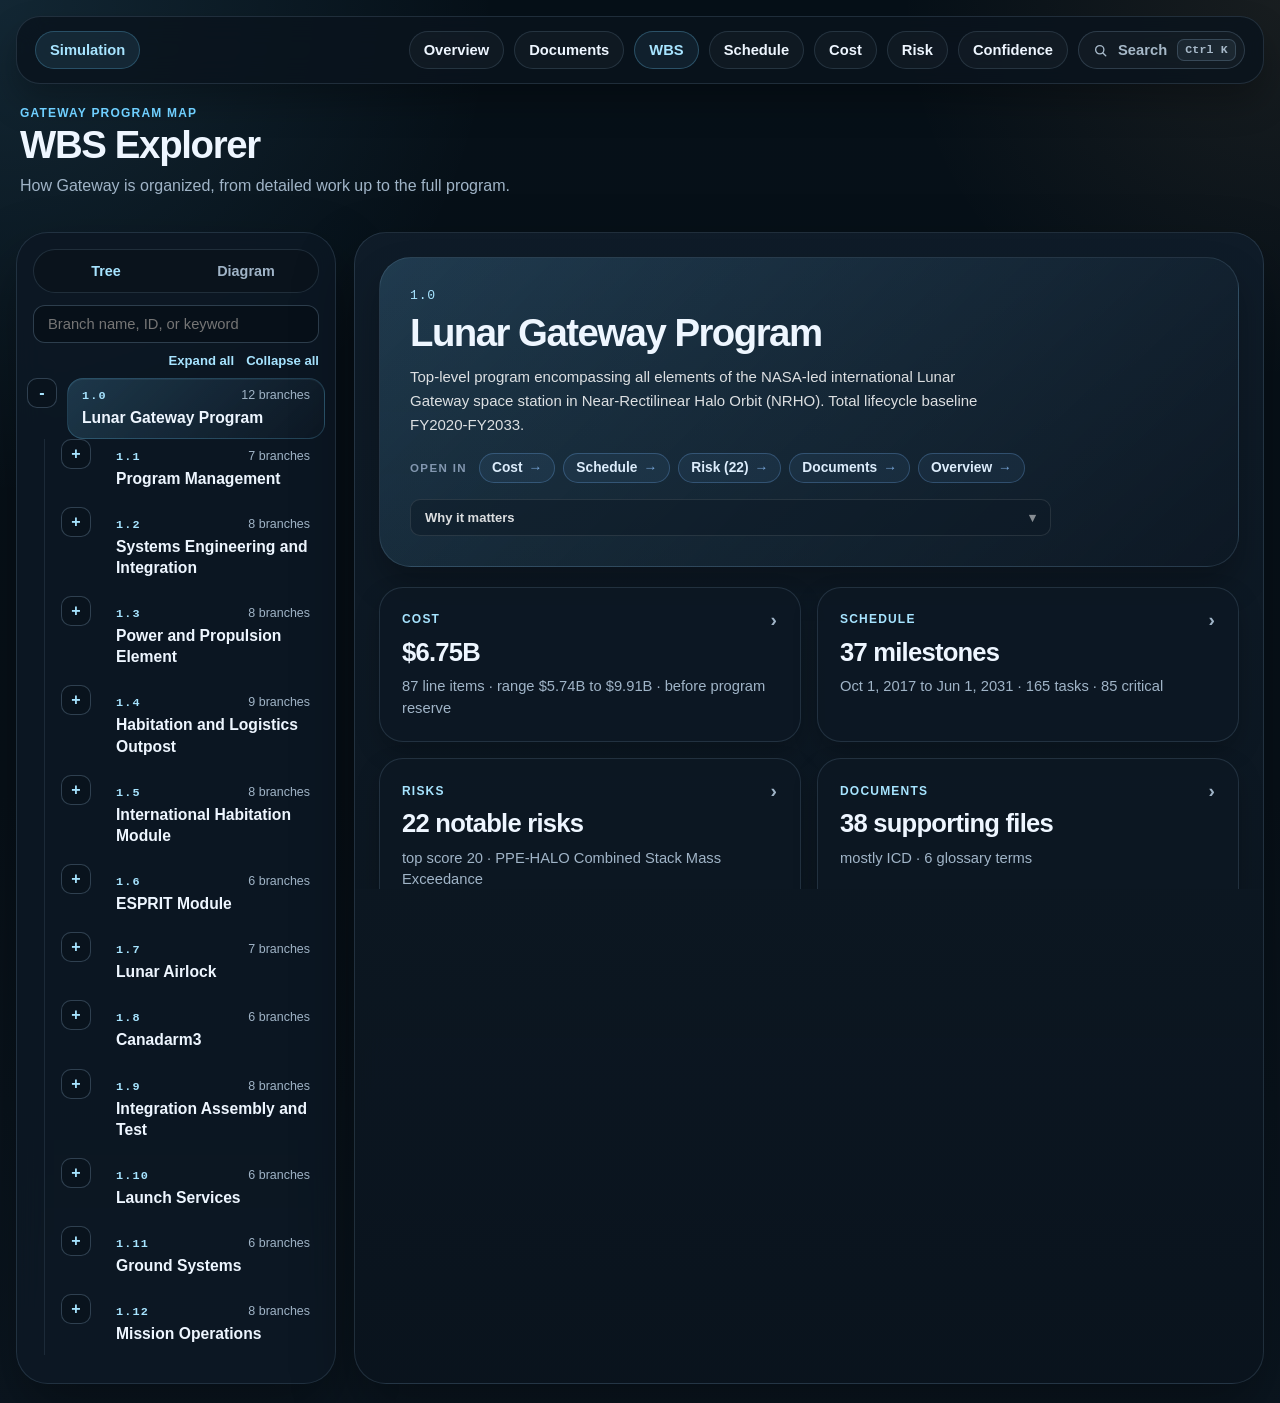
<file: wbs/index.html>
<!DOCTYPE html>
<html lang="en">
<head>
  <meta charset="UTF-8" />
  <meta name="viewport" content="width=device-width, initial-scale=1.0" />
  <title>WBS Explorer | Lunar Gateway</title>
  <meta
    name="description"
    content="A work breakdown structure explorer for Lunar Gateway."
  />
  <meta name="theme-color" content="#0b1624" />
  <meta property="og:type" content="website" />
  <meta property="og:site_name" content="Lunar Gateway Application Ecosystem" />
  <meta property="og:title" content="WBS Explorer | Lunar Gateway" />
  <meta
    property="og:description"
    content="A work breakdown structure explorer for Lunar Gateway."
  />
  <meta property="og:url" content="./" />
  <meta property="og:image" content="../suite-assets/lunar-gateway-share-card.svg" />
  <meta property="og:image:alt" content="Lunar Gateway WBS Explorer" />
  <meta name="twitter:card" content="summary_large_image" />
  <meta name="twitter:title" content="WBS Explorer | Lunar Gateway" />
  <meta
    name="twitter:description"
    content="A work breakdown structure explorer for Lunar Gateway."
  />
  <meta name="twitter:image" content="../suite-assets/lunar-gateway-share-card.svg" />
  <link rel="icon" type="image/svg+xml" href="../suite-assets/lunar-gateway-favicon.svg" />
  <link rel="stylesheet" href="../suite-assets/suite-context.css" />
  <link rel="stylesheet" href="./styles.css" />
  <link rel="stylesheet" href="../suite-assets/suite-shell.css" />
</head>
<body>
  <div class="app-shell">
    <nav class="suite-nav" aria-label="Gateway suite navigation">
      <a class="suite-nav__home" href="../" data-suite-route="simulation">Simulation</a>
      <div class="suite-nav__links">
        <a class="suite-nav__link" href="../overview/" data-suite-route="overview">Overview</a>
        <a class="suite-nav__link" href="../documents/" data-suite-route="documents">Documents</a>
        <a class="suite-nav__link suite-nav__link--active" href="./" data-suite-route="wbs" aria-current="page">WBS</a>
        <a class="suite-nav__link" href="../schedule/" data-suite-route="schedule">Schedule</a>
        <a class="suite-nav__link" href="../cost/" data-suite-route="cost">Cost</a>
        <a class="suite-nav__link" href="../risk/" data-suite-route="risk">Risk</a>
        <a class="suite-nav__link" href="../confidence/" data-suite-route="confidence">Confidence</a>
        <button class="suite-nav__search" type="button" data-suite-search aria-label="Search the Gateway suite">
          <svg viewBox="0 0 20 20" aria-hidden="true"><circle cx="9" cy="9" r="5.5" fill="none" stroke="currentColor" stroke-width="1.8"/><path d="M13.2 13.2 17 17" stroke="currentColor" stroke-width="1.8" stroke-linecap="round"/></svg>
          <span>Search</span>
          <span class="suite-nav__search-hint" data-suite-search-hint>Ctrl K</span>
        </button>
      </div>
    </nav>

    <header class="intro">
      <div class="intro__copy">
        <p class="eyebrow">Gateway Program Map</p>
        <h1 id="appTitle">WBS Explorer</h1>
        <p id="appSubtitle" class="intro__subtitle">
          How Gateway is organized, from detailed work up to the full program.
        </p>
      </div>
    </header>

    <main id="workspace" class="workspace">
      <aside class="nav-zone" aria-label="WBS navigation">
        <h2 class="sr-only">Program structure</h2>

        <div class="view-switch" role="tablist" aria-label="Navigation view mode">
          <button
            id="explorerViewBtn"
            class="view-switch__button view-switch__button--active"
            type="button"
            data-view-mode="explorer"
            aria-selected="true"
          >
            Tree
          </button>
          <button
            id="structureViewBtn"
            class="view-switch__button"
            type="button"
            data-view-mode="structure"
            aria-selected="false"
          >
            Diagram
          </button>
        </div>

        <label class="search-field" for="searchInput">
          <span class="search-field__label sr-only">Search the structure</span>
          <input
            id="searchInput"
            type="search"
            placeholder="Branch name, ID, or keyword"
            autocomplete="off"
          />
        </label>

        <div class="nav-zone__actions">
          <p id="treeStatus" class="nav-zone__hint">Loading hierarchy...</p>
          <button id="expandTopBtn" class="toolbar-button" type="button">Expand all</button>
          <button id="collapseBtn" class="toolbar-button" type="button">Collapse all</button>
        </div>

        <nav id="tree" class="tree" aria-label="Work breakdown structure"></nav>

        <section id="structureView" class="structure-view" aria-label="WBS structure visualization" hidden>
          <div class="structure-view__summary">
            <p class="structure-view__intro">
              Detailed work on the left rolls up to the program on the right.
            </p>
            <div id="structureLevelSummary" class="structure-levels" aria-label="Hierarchy level summary"></div>
          </div>

          <div id="structureViewport" class="structure-viewport">
            <svg id="structureSvg" class="structure-svg" role="img" aria-label="Gateway WBS structure view"></svg>
          </div>

          <section id="structureSelectedSummary" class="structure-selected" aria-live="polite"></section>
        </section>
      </aside>

      <section class="overview-zone" aria-label="Selected node overview" aria-live="polite">
        <div id="overviewContent" class="overview-content">
          <section class="loading-state">
            <h2>Loading…</h2>
          </section>
        </div>
      </section>
    </main>
  </div>

  <script>
    (function () {
      const suitePorts = { documents: 4473, wbs: 4173, schedule: 4373, cost: 4273, risk: 4573 };
      const suiteHost = window.location.hostname || '127.0.0.1';
      const standalonePorts = new Set(Object.values(suitePorts).map(String));
      const runningStandalone = standalonePorts.has(String(window.location.port || ''));
      if (!runningStandalone) return;
      document.querySelectorAll('[data-suite-route]').forEach((link) => {
        const route = link.getAttribute('data-suite-route');
        if (route === 'simulation') {
          link.href = '/index.html';
          return;
        }
        if (!suitePorts[route]) return;
        link.href = `http://${suiteHost}:${suitePorts[route]}/${route}/`;
      });
    })();
  </script>
  <script type="module" src="./app.js"></script>
  <script type="module" src="../suite-assets/suite-shell.js"></script>
</body>
</html>
</file>
<file: suite-assets/suite-context.css>
.suite-context-host {
  width: min(1320px, calc(100vw - 40px));
  margin: 0 auto 20px;
}

.suite-context-banner {
  border: 1px solid rgba(120, 183, 255, 0.24);
  background:
    linear-gradient(135deg, rgba(9, 19, 33, 0.94), rgba(9, 19, 33, 0.82)),
    radial-gradient(circle at top right, rgba(103, 204, 255, 0.12), transparent 52%);
  border-radius: 18px;
  padding: 16px 18px;
  box-shadow: 0 20px 48px rgba(0, 0, 0, 0.18);
}

.suite-context-banner__eyebrow {
  margin: 0 0 6px;
  font-size: 0.72rem;
  letter-spacing: 0.16em;
  text-transform: uppercase;
  color: rgba(143, 195, 255, 0.78);
}

.suite-context-banner__title {
  margin: 0;
  font-size: 1.02rem;
  color: #f5f9ff;
}

.suite-context-banner__body {
  margin: 8px 0 0;
  color: rgba(227, 236, 247, 0.82);
  line-height: 1.55;
}

.suite-context-banner__chips {
  display: flex;
  flex-wrap: wrap;
  gap: 8px;
  margin-top: 12px;
}

.suite-context-chip {
  display: inline-flex;
  align-items: center;
  gap: 6px;
  border-radius: 999px;
  padding: 7px 11px;
  background: rgba(103, 204, 255, 0.1);
  border: 1px solid rgba(103, 204, 255, 0.16);
  color: #d8e9fb;
  font-size: 0.82rem;
}

.suite-context-chip strong {
  color: #ffffff;
}

.suite-context-actions {
  display: flex;
  flex-wrap: wrap;
  gap: 10px;
  margin-top: 14px;
}

.suite-context-action {
  appearance: none;
  display: inline-flex;
  align-items: center;
  justify-content: center;
  min-height: 40px;
  padding: 0 14px;
  border-radius: 12px;
  border: 1px solid rgba(120, 183, 255, 0.24);
  background: rgba(120, 183, 255, 0.08);
  color: #eff7ff;
  font-size: 0.9rem;
  font-weight: 600;
  text-decoration: none;
  font: inherit;
  cursor: pointer;
  transition: transform 140ms ease, border-color 140ms ease, background 140ms ease;
}

.suite-context-action:hover {
  transform: translateY(-1px);
  border-color: rgba(147, 202, 255, 0.4);
  background: rgba(120, 183, 255, 0.16);
}

.suite-context-card {
  margin-top: 16px;
  border-radius: 18px;
  border: 1px solid rgba(120, 183, 255, 0.18);
  background: rgba(10, 19, 32, 0.72);
  padding: 16px 18px;
}

.suite-context-card__eyebrow {
  margin: 0 0 4px;
  font-size: 0.72rem;
  letter-spacing: 0.16em;
  text-transform: uppercase;
  color: rgba(143, 195, 255, 0.78);
}

.suite-context-card__title {
  margin: 0;
  color: #f7fbff;
  font-size: 1rem;
}

.suite-context-card__body {
  margin: 8px 0 0;
  color: rgba(227, 236, 247, 0.82);
  line-height: 1.55;
}

.suite-context-card__grid {
  display: grid;
  grid-template-columns: repeat(auto-fit, minmax(160px, 1fr));
  gap: 12px;
  margin-top: 14px;
}

.suite-context-stat {
  border-radius: 14px;
  border: 1px solid rgba(120, 183, 255, 0.16);
  background: rgba(255, 255, 255, 0.03);
  padding: 12px 14px;
}

.suite-context-stat__label {
  display: block;
  margin-bottom: 5px;
  font-size: 0.74rem;
  letter-spacing: 0.08em;
  text-transform: uppercase;
  color: rgba(155, 175, 201, 0.78);
}

.suite-context-stat__value {
  display: block;
  color: #f4f8ff;
  font-weight: 600;
  line-height: 1.45;
}

.suite-context-note {
  margin-top: 12px;
  color: rgba(214, 226, 240, 0.78);
  line-height: 1.55;
}

.suite-context-list {
  display: grid;
  gap: 10px;
  margin-top: 14px;
}

.suite-context-list__item {
  border-radius: 14px;
  border: 1px solid rgba(120, 183, 255, 0.14);
  background: rgba(255, 255, 255, 0.03);
  padding: 12px 14px;
}

.suite-context-list__meta {
  margin: 0 0 4px;
  color: rgba(155, 175, 201, 0.8);
  font-size: 0.82rem;
}

.suite-context-list__title {
  margin: 0;
  color: #f4f8ff;
  font-size: 0.95rem;
}

.suite-context-list__copy {
  margin: 6px 0 0;
  color: rgba(214, 226, 240, 0.78);
  line-height: 1.5;
}

.suite-scope-pill {
  display: inline-flex;
  flex-wrap: wrap;
  align-items: center;
  gap: 10px;
  margin: 0 0 14px;
  border-radius: 999px;
  padding: 8px 10px 8px 14px;
  background: rgba(103, 204, 255, 0.12);
  border: 1px solid rgba(103, 204, 255, 0.28);
}

.suite-scope-pill__label {
  color: #f5f9ff;
  font-size: 0.88rem;
  font-weight: 600;
}

.suite-scope-pill__note {
  color: rgba(214, 226, 240, 0.78);
  font-size: 0.8rem;
  letter-spacing: 0.04em;
  text-transform: uppercase;
}

.suite-scope-pill__clear {
  appearance: none;
  border: 1px solid rgba(120, 183, 255, 0.3);
  border-radius: 999px;
  padding: 4px 12px;
  background: rgba(120, 183, 255, 0.1);
  color: #eff7ff;
  font: inherit;
  font-size: 0.82rem;
  font-weight: 600;
  cursor: pointer;
  transition: border-color 140ms ease, background 140ms ease;
}

.suite-scope-pill__clear:hover {
  border-color: rgba(147, 202, 255, 0.5);
  background: rgba(120, 183, 255, 0.2);
}

.suite-scope-empty {
  border: 1px solid rgba(120, 183, 255, 0.2);
  border-radius: 18px;
  background: rgba(10, 19, 32, 0.72);
  padding: 18px;
  margin: 0 0 14px;
}

.suite-scope-empty__title {
  margin: 0;
  color: #f5f9ff;
  font-weight: 600;
}

.suite-scope-empty__actions {
  display: flex;
  flex-wrap: wrap;
  gap: 10px;
  margin-top: 12px;
}

@media (max-width: 720px) {
  .suite-context-host {
    width: min(100vw - 24px, 1320px);
    margin-bottom: 16px;
  }

  .suite-context-banner,
  .suite-context-card {
    padding: 14px;
    border-radius: 16px;
  }

  .suite-context-actions {
    flex-direction: column;
  }

  .suite-context-action {
    width: 100%;
  }
}

/* Handoff row: the same component under every selected item, in every app. */
.suite-open-in {
  display: flex;
  flex-wrap: wrap;
  align-items: center;
  gap: 8px;
  font-size: 0.86rem;
}

.suite-open-in__label {
  margin-right: 4px;
  color: rgba(155, 175, 201, 0.82);
  font-size: 0.72rem;
  font-weight: 700;
  letter-spacing: 0.12em;
  text-transform: uppercase;
}

.suite-open-in__link {
  display: inline-flex;
  align-items: center;
  gap: 6px;
  min-height: 30px;
  padding: 0 12px;
  border-radius: 999px;
  border: 1px solid rgba(120, 183, 255, 0.26);
  background: rgba(120, 183, 255, 0.07);
  color: #dcecfb;
  font-weight: 650;
  text-decoration: none;
  transition: border-color 140ms ease, background 140ms ease, color 140ms ease;
}

.suite-open-in__link::after {
  content: "\2192";
  color: rgba(143, 195, 255, 0.8);
  transition: transform 140ms ease;
}

.suite-open-in__link:hover,
.suite-open-in__link:focus-visible {
  border-color: rgba(147, 202, 255, 0.6);
  background: rgba(120, 183, 255, 0.16);
  color: #ffffff;
}

.suite-open-in__link:hover::after {
  transform: translateX(2px);
}

/* Arrival context is one quiet line, the same shape as the scope pill: what
   you are looking at and a way back. The longer explanation, chips and
   eyebrow stay in the markup for assistive tech but are not drawn. */
.suite-context-host {
  width: auto;
  margin: 0 0 14px;
}

.suite-context-host:empty {
  display: none;
}

.suite-context-banner {
  display: inline-flex;
  flex-wrap: wrap;
  align-items: center;
  gap: 8px 12px;
  max-width: 100%;
  margin: 0 0 14px;
  padding: 7px 8px 7px 16px;
  border-radius: 999px;
  border-color: rgba(103, 204, 255, 0.28);
  background: rgba(103, 204, 255, 0.1);
  box-shadow: none;
}

/* In a grid or flex parent the pill keeps its own width. */
.suite-context-banner,
.suite-scope-pill {
  justify-self: start;
  align-self: flex-start;
}

.suite-context-host .suite-context-banner,
.suite-context-host .suite-scope-pill {
  margin-bottom: 0;
}

.suite-context-banner__eyebrow,
.suite-context-banner__body,
.suite-context-banner__chips {
  position: absolute;
  width: 1px;
  height: 1px;
  overflow: hidden;
  clip: rect(0, 0, 0, 0);
  white-space: nowrap;
}

.suite-context-banner__title {
  font-size: 0.88rem;
  font-weight: 600;
}

.suite-context-banner .suite-context-actions {
  flex-direction: row;
  margin: 0;
}

.suite-context-banner .suite-context-action {
  width: auto;
  min-height: 28px;
  padding: 0 12px;
  border-radius: 999px;
  font-size: 0.82rem;
}

/* A wrapped pill reads as a blob; on narrow screens it becomes a soft box. */
@media (max-width: 720px) {
  .suite-scope-pill,
  .suite-context-banner {
    border-radius: 16px;
  }
}
</file>
<file: suite-assets/suite-kit.css>
/* Shared page chrome for the Overview and Confidence apps. Tokens, radii,
   fonts, and chart colors mirror the explorer apps so the suite reads as one
   product. */

:root {
  color-scheme: dark;
  --bg: #071018;
  --bg-strong: #0c1620;
  --surface: #0c1620;
  --panel: rgba(13, 24, 36, 0.94);
  --ink: #eef6ff;
  --ink-soft: #a6b8c8;
  --ink-faint: #778da2;
  --line: rgba(148, 184, 214, 0.16);
  --line-strong: rgba(148, 184, 214, 0.3);
  --brand: #67ccff;
  --brand-strong: #a7e4ff;
  --brand-rgb: 103, 204, 255;
  --shadow-lg: 0 28px 60px rgba(0, 0, 0, 0.34);
  --shadow-md: 0 18px 34px rgba(0, 0, 0, 0.26);
  --radius-xl: 30px;
  --radius-lg: 24px;
  --radius-md: 18px;
  --radius-sm: 12px;
  --body-font: "Aptos", "Segoe UI Variable", "Segoe UI", sans-serif;
  --mono-font: "JetBrains Mono", "Cascadia Code", "Consolas", monospace;

  /* Chart series, in fixed order. These are the suite's own four tones, in
     the order the Cost Explorer uses for labor, material, integration, and
     reserve, so a series is the same color in every app. */
  --series-1: #67ccff;
  --series-2: #f0bc7d;
  --series-3: #92d5aa;
  --series-4: #c9b4ff;
  --series-muted: #40566b;
  /* Risk bands, same colors as the Risk Explorer. Always shown with a label,
     never color alone. */
  --band-critical: #ff7d72;
  --band-high: #ffbe6b;
  --band-moderate: #89cbff;
  --band-watch: #9ca9b8;
  --grid: rgba(148, 184, 214, 0.12);
  --axis: rgba(148, 184, 214, 0.3);
}

* {
  box-sizing: border-box;
}

body {
  margin: 0;
  min-height: 100vh;
  font-family: var(--body-font);
  color: var(--ink);
  background:
    radial-gradient(circle at top left, rgba(103, 204, 255, 0.12), transparent 28%),
    radial-gradient(circle at top right, rgba(240, 188, 125, 0.08), transparent 22%),
    linear-gradient(180deg, #061018 0%, var(--bg) 56%, var(--bg-strong) 100%);
  background-color: var(--bg-strong);
  background-repeat: no-repeat;
}

html {
  background: var(--bg-strong);
}

button,
input,
select {
  font: inherit;
}

button {
  cursor: pointer;
}

a {
  color: var(--brand-strong);
}

button:focus-visible,
a:focus-visible,
summary:focus-visible,
input:focus-visible,
[tabindex]:focus-visible {
  outline: 3px solid rgba(103, 204, 255, 0.4);
  outline-offset: 2px;
}

.app-shell {
  width: min(1560px, calc(100% - 32px));
  margin: 16px auto 32px;
}

/* Suite nav (same markup and look as the explorer apps). */
.suite-nav {
  display: flex;
  flex-wrap: wrap;
  align-items: center;
  justify-content: space-between;
  gap: 12px 16px;
  margin-bottom: 18px;
  padding: 14px 18px;
  border: 1px solid var(--line);
  border-radius: var(--radius-lg);
  background: rgba(10, 20, 29, 0.84);
  box-shadow: var(--shadow-md);
  backdrop-filter: blur(14px);
}

.suite-nav__home,
.suite-nav__link {
  display: inline-flex;
  align-items: center;
  min-height: 38px;
  padding: 0 14px;
  border-radius: 999px;
  border: 1px solid var(--line);
  background: rgba(255, 255, 255, 0.03);
  color: var(--ink);
  text-decoration: none;
  font-size: 0.92rem;
  font-weight: 700;
  transition: transform 160ms ease, border-color 160ms ease, background 160ms ease, color 160ms ease;
}

.suite-nav__home {
  border-color: rgba(111, 207, 255, 0.24);
  background: rgba(111, 207, 255, 0.1);
  color: var(--brand-strong);
}

.suite-nav__links {
  display: flex;
  flex-wrap: wrap;
  gap: 10px;
}

.suite-nav__home:hover,
.suite-nav__link:hover {
  transform: translateY(-1px);
  border-color: rgba(111, 207, 255, 0.24);
}

.suite-nav__link--active {
  border-color: rgba(111, 207, 255, 0.28);
  background: rgba(111, 207, 255, 0.08);
  color: var(--brand-strong);
}

/* Page header: one compact row. */
.page-head {
  display: flex;
  flex-wrap: wrap;
  align-items: flex-end;
  justify-content: space-between;
  gap: 14px 24px;
  margin: 6px 4px 18px;
}

.eyebrow {
  margin: 0 0 6px;
  color: var(--brand);
  font-size: 0.74rem;
  font-weight: 800;
  letter-spacing: 0.12em;
  text-transform: uppercase;
}

.page-head h1 {
  margin: 0;
  font-size: clamp(1.9rem, 3vw, 2.7rem);
  line-height: 1;
  letter-spacing: -0.035em;
}

.page-head__sub {
  max-width: 62ch;
  margin: 10px 0 0;
  color: var(--ink-soft);
  line-height: 1.5;
}

.page-head__aside {
  display: flex;
  flex-wrap: wrap;
  align-items: center;
  justify-content: flex-end;
  gap: 10px;
}

.page-head__aside .suite-scope-pill {
  margin: 0;
}

.panel {
  min-width: 0;
  border: 1px solid var(--line);
  border-radius: var(--radius-xl);
  background:
    radial-gradient(circle at top left, rgba(103, 204, 255, 0.07), transparent 34%),
    linear-gradient(180deg, rgba(17, 31, 46, 0.98), rgba(11, 22, 33, 0.96));
  box-shadow: var(--shadow-md);
  padding: 22px 24px 24px;
}

.panel__head {
  display: flex;
  flex-wrap: wrap;
  align-items: baseline;
  justify-content: space-between;
  gap: 6px 16px;
  margin-bottom: 14px;
}

.panel__title {
  margin: 0;
  font-size: 1.16rem;
  letter-spacing: -0.01em;
}

.panel__note {
  margin: 0;
  color: var(--ink-faint);
  font-size: 0.84rem;
}

.panel__lede {
  margin: -6px 0 14px;
  color: var(--ink-soft);
  font-size: 0.92rem;
  line-height: 1.5;
}

/* Fold: reference detail that stays one click away. Used for long tables and
   method notes so the first screen holds only the answer. */
.fold > summary {
  display: flex;
  flex-wrap: wrap;
  align-items: baseline;
  gap: 4px 14px;
  list-style: none;
  cursor: pointer;
}

.fold > summary::-webkit-details-marker {
  display: none;
}

.fold > summary::before {
  content: "";
  align-self: center;
  width: 8px;
  height: 8px;
  margin-right: 2px;
  border-right: 2px solid var(--ink-faint);
  border-bottom: 2px solid var(--ink-faint);
  transform: rotate(-45deg);
  transition: transform 0.15s ease;
}

.fold[open] > summary::before {
  transform: rotate(45deg);
}

.fold > summary:hover::before {
  border-color: var(--brand-strong);
}

.fold > summary:focus-visible {
  outline: 2px solid var(--brand-strong);
  outline-offset: 6px;
  border-radius: 6px;
}

.fold__title {
  font-size: 1.16rem;
  font-weight: 700;
}

.fold__note {
  color: var(--ink-faint);
  font-size: 0.84rem;
}

.fold__body {
  margin-top: 16px;
}

.fold__actions {
  display: flex;
  flex-wrap: wrap;
  gap: 16px;
  margin-bottom: 10px;
}

.text-action {
  appearance: none;
  display: inline-flex;
  align-items: center;
  gap: 6px;
  padding: 0;
  border: 0;
  background: none;
  color: var(--brand-strong);
  font-size: 0.86rem;
  font-weight: 700;
  text-decoration: none;
}

.text-action:hover {
  color: #ffffff;
}

.pill-action {
  appearance: none;
  display: inline-flex;
  align-items: center;
  min-height: 34px;
  padding: 0 13px;
  border-radius: 999px;
  border: 1px solid var(--line-strong);
  background: rgba(255, 255, 255, 0.03);
  color: var(--ink);
  font-size: 0.84rem;
  font-weight: 650;
  text-decoration: none;
  transition: border-color 140ms ease, background 140ms ease;
}

.pill-action:hover {
  border-color: rgba(var(--brand-rgb), 0.5);
  background: rgba(var(--brand-rgb), 0.1);
}

.pill-action--primary {
  border-color: rgba(var(--brand-rgb), 0.45);
  background: rgba(var(--brand-rgb), 0.14);
  color: var(--brand-strong);
}

/* Legend: swatch + text in ink, identity never by color alone. */
.legend {
  display: flex;
  flex-wrap: wrap;
  gap: 6px 16px;
  margin: 0;
  padding: 0;
  list-style: none;
  color: var(--ink-soft);
  font-size: 0.82rem;
}

.legend li {
  display: inline-flex;
  align-items: center;
  gap: 7px;
}

.legend__swatch {
  width: 10px;
  height: 10px;
  border-radius: 3px;
  flex: none;
}

.legend__swatch--line {
  width: 16px;
  height: 2px;
  border-radius: 1px;
}

.legend__swatch--diamond {
  width: 9px;
  height: 9px;
  border-radius: 1px;
  transform: rotate(45deg);
}

/* Layout grids and KPI tiles. */
.grid {
  display: grid;
  gap: 18px;
}

.grid--tiles {
  grid-template-columns: repeat(4, minmax(0, 1fr));
}

.grid--tiles-3 {
  grid-template-columns: repeat(3, minmax(0, 1fr));
}

.grid--split {
  grid-template-columns: minmax(0, 1.25fr) minmax(0, 1fr);
  align-items: start;
}

.stack {
  display: grid;
  gap: 18px;
}

/* KPI tiles. */
.tile {
  display: grid;
  gap: 6px;
  align-content: start;
  padding: 18px 20px 16px;
  border: 1px solid var(--line);
  border-radius: var(--radius-lg);
  background: linear-gradient(180deg, rgba(17, 31, 46, 0.98), rgba(11, 22, 33, 0.96));
  color: inherit;
  text-decoration: none;
  transition: border-color 160ms ease, transform 160ms ease;
}

.tile:hover {
  transform: translateY(-2px);
  border-color: rgba(var(--brand-rgb), 0.45);
}

.tile__label {
  display: flex;
  align-items: center;
  justify-content: space-between;
  gap: 8px;
  color: var(--ink-faint);
  font-size: 0.74rem;
  font-weight: 800;
  letter-spacing: 0.1em;
  text-transform: uppercase;
}

.tile__open {
  color: var(--brand);
  letter-spacing: 0.04em;
  text-transform: none;
  font-weight: 700;
  opacity: 0;
  transition: opacity 160ms ease;
}

.tile:hover .tile__open,
.tile:focus-visible .tile__open {
  opacity: 1;
}

.tile__value {
  font-size: clamp(1.7rem, 2.6vw, 2.3rem);
  font-weight: 750;
  letter-spacing: -0.03em;
  line-height: 1.05;
}

.tile__sub {
  color: var(--ink-soft);
  font-size: 0.88rem;
  line-height: 1.45;
}

/* Horizontal bar rows: HTML so names wrap and a row can be a button. */
.bars {
  display: grid;
  gap: 2px;
}

.bar-row {
  appearance: none;
  display: grid;
  grid-template-columns: minmax(150px, 0.9fr) minmax(0, 1.25fr) 64px;
  align-items: center;
  gap: 14px;
  width: 100%;
  padding: 7px 10px;
  border: 1px solid transparent;
  border-radius: var(--radius-sm);
  background: none;
  color: inherit;
  text-align: left;
}

.bar-row:hover {
  background: rgba(var(--brand-rgb), 0.07);
}

.bar-row--selected {
  border-color: rgba(var(--brand-rgb), 0.4);
  background: rgba(var(--brand-rgb), 0.1);
}

.bars--has-selection .bar-row:not(.bar-row--selected) .bar-row__fill {
  opacity: 0.45;
}

.bar-row__name {
  display: flex;
  align-items: baseline;
  gap: 8px;
  min-width: 0;
  font-size: 0.9rem;
  font-weight: 600;
  line-height: 1.3;
}

.bar-row__id {
  flex: none;
  min-width: 34px;
  color: var(--brand-strong);
  font-family: var(--mono-font);
  font-size: 0.78rem;
}

.bar-row__track {
  position: relative;
  height: 22px;
}

.bar-row__fill {
  position: absolute;
  left: 0;
  top: 4px;
  height: 14px;
  border-radius: 0 4px 4px 0;
  background: var(--bar-color, var(--series-1));
}

.bar-row__range {
  position: absolute;
  top: 10px;
  height: 2px;
  background: var(--ink);
  box-shadow: 0 0 0 1px rgba(7, 16, 24, 0.7);
}

.bar-row__range::before,
.bar-row__range::after {
  content: "";
  position: absolute;
  top: -4px;
  width: 2px;
  height: 10px;
  background: var(--ink);
}

.bar-row__range::before {
  left: 0;
}

.bar-row__range::after {
  right: 0;
}

.bar-row__value {
  font-size: 0.9rem;
  font-weight: 700;
  font-variant-numeric: tabular-nums;
  text-align: right;
}

.legend__swatch--range {
  position: relative;
  width: 18px;
  height: 2px;
  background: var(--ink);
  border-radius: 0;
}

/* Chart primitives. */
.chart {
  position: relative;
  width: 100%;
}

.chart svg {
  display: block;
  width: 100%;
  height: auto;
  overflow: visible;
}

.chart text {
  font-family: var(--body-font);
  fill: var(--ink-soft);
  font-size: 11.5px;
}

.chart .tick-label {
  fill: var(--ink-faint);
  font-variant-numeric: tabular-nums;
}

.chart .value-label {
  fill: var(--ink);
  font-weight: 650;
  font-variant-numeric: tabular-nums;
}

.chart .grid-line {
  stroke: var(--grid);
  stroke-width: 1;
}

.chart .axis-line {
  stroke: var(--axis);
  stroke-width: 1;
}

.viz-tooltip {
  position: fixed;
  z-index: 4000;
  max-width: 320px;
  padding: 10px 12px;
  border-radius: 12px;
  border: 1px solid var(--line-strong);
  background: rgba(8, 17, 26, 0.97);
  box-shadow: 0 18px 40px rgba(0, 0, 0, 0.5);
  color: var(--ink);
  font-size: 0.82rem;
  line-height: 1.45;
  pointer-events: none;
}

.viz-tooltip[hidden] {
  display: none;
}

.viz-tooltip__title {
  margin: 0 0 4px;
  font-weight: 700;
}

.viz-tooltip__row {
  display: flex;
  align-items: center;
  justify-content: space-between;
  gap: 18px;
  margin: 0;
  color: var(--ink-soft);
}

.viz-tooltip__row strong {
  color: var(--ink);
  font-variant-numeric: tabular-nums;
}

.viz-tooltip__key {
  display: inline-flex;
  align-items: center;
  gap: 7px;
}

.viz-tooltip__note {
  margin: 6px 0 0;
  color: var(--ink-faint);
}

.band-chip {
  display: inline-flex;
  align-items: center;
  gap: 6px;
  padding: 2px 9px 2px 7px;
  border-radius: 999px;
  border: 1px solid var(--line-strong);
  color: var(--ink);
  font-size: 0.76rem;
  font-weight: 650;
  white-space: nowrap;
}

.band-chip::before {
  content: "";
  width: 8px;
  height: 8px;
  border-radius: 50%;
  background: var(--chip-color, var(--ink-faint));
}

.band-chip--critical { --chip-color: var(--band-critical); }
.band-chip--high { --chip-color: var(--band-high); }
.band-chip--moderate { --chip-color: var(--band-moderate); }
.band-chip--watch { --chip-color: var(--band-watch); }

.mono {
  font-family: var(--mono-font);
  font-size: 0.86em;
  color: var(--brand-strong);
}

.muted {
  color: var(--ink-faint);
}

.footnote {
  margin: 22px 4px 0;
  color: var(--ink-faint);
  font-size: 0.82rem;
  line-height: 1.55;
}

.state-message {
  padding: 48px 20px;
  color: var(--ink-soft);
  text-align: center;
}

.sr-only {
  position: absolute;
  width: 1px;
  height: 1px;
  margin: -1px;
  padding: 0;
  overflow: hidden;
  clip: rect(0, 0, 0, 0);
  white-space: nowrap;
  border: 0;
}

@media (max-width: 1080px) {
  .grid--tiles {
    grid-template-columns: repeat(2, minmax(0, 1fr));
  }

  .grid--tiles-3 {
    grid-template-columns: repeat(3, minmax(0, 1fr));
  }

  .grid--split {
    grid-template-columns: minmax(0, 1fr);
  }
}

@media (max-width: 340px) {
  .grid--tiles,
  .grid--tiles-3 {
    grid-template-columns: minmax(0, 1fr);
  }
}

@media (max-width: 720px) {
  .grid--tiles-3 {
    grid-template-columns: minmax(0, 1fr);
  }

  .tile {
    padding: 14px 16px;
  }

  .app-shell {
    width: calc(100% - 20px);
    margin: 10px auto 24px;
  }

  .suite-nav {
    padding: 12px;
  }

  .suite-nav__links {
    gap: 8px;
  }

  .suite-nav__home,
  .suite-nav__link {
    min-height: 34px;
    padding: 0 11px;
    font-size: 0.86rem;
  }

  .panel {
    padding: 18px 16px 20px;
    border-radius: var(--radius-lg);
  }

  .bar-row {
    grid-template-columns: minmax(0, 1fr) 64px;
    gap: 4px 10px;
  }

  .bar-row__track {
    grid-column: 1 / -1;
    grid-row: 2;
  }
}

@media (prefers-reduced-motion: reduce) {
  * {
    transition: none !important;
    animation: none !important;
  }
}
</file>
<file: confidence/styles.css>
/* Confidence Lab. Page chrome comes from ../suite-assets/suite-kit.css. */

.tile--static:hover {
  transform: none;
  border-color: var(--line);
}

.bar-row--static {
  cursor: default;
}

.bar-row--static:hover {
  background: none;
}

.bars--wide-names .bar-row {
  grid-template-columns: minmax(0, 1.5fr) minmax(0, 1fr) 64px;
}

.scenario__controls {
  display: grid;
  grid-template-columns: repeat(3, minmax(0, 1fr)) auto;
  align-items: end;
  gap: 16px 28px;
}

.slider {
  display: grid;
  gap: 8px;
  min-width: 0;
}

.slider__head {
  display: flex;
  align-items: baseline;
  justify-content: space-between;
  gap: 12px;
  color: var(--ink-soft);
  font-size: 0.86rem;
  font-weight: 650;
}

.slider__head output {
  color: var(--ink);
  font-variant-numeric: tabular-nums;
  text-align: right;
}

.slider input[type="range"] {
  width: 100%;
  margin: 0;
  accent-color: var(--series-1);
}

.pill-action:disabled {
  opacity: 0.4;
  cursor: default;
}

/* Curve */
.curve-chart .curve {
  fill: none;
  stroke: var(--series-1);
  stroke-width: 2;
  stroke-linejoin: round;
  stroke-linecap: round;
}

.curve-chart .curve--secondary {
  stroke: var(--series-2);
}

.curve-chart .curve-area {
  fill: var(--series-1);
  opacity: 0.1;
}

.curve-chart .curve-dot {
  fill: var(--series-1);
  stroke: var(--surface);
  stroke-width: 2;
}

.chart .marker-line {
  stroke: var(--ink-soft);
  stroke-width: 1;
}

.chart .marker-label {
  fill: var(--ink);
  font-size: 11.5px;
  font-weight: 650;
}

.chart .marker-dot {
  fill: var(--ink);
  stroke: var(--surface);
  stroke-width: 2;
}

.chart .reference-line {
  stroke: var(--axis);
  stroke-width: 1;
}

.chart .reference-label {
  fill: var(--ink-faint);
  font-size: 10.5px;
  font-weight: 700;
  letter-spacing: 0.06em;
  text-transform: uppercase;
}

.chart .crosshair {
  stroke: var(--ink-soft);
  stroke-width: 1;
  pointer-events: none;
}

.chart .hover-surface {
  fill: transparent;
}

.chart .hover-surface--pick {
  cursor: crosshair;
}

/* Joint view */
.joint {
  display: grid;
  grid-template-columns: minmax(0, 1fr) 300px;
  gap: 20px 32px;
  align-items: start;
}

.joint-chart .dots--missed circle {
  fill: var(--series-muted);
  opacity: 0.75;
}

.joint-chart .dots--met circle {
  fill: var(--series-1);
}

.joint-chart .target-zone {
  fill: var(--series-1);
  opacity: 0.1;
}

.joint__side {
  display: grid;
  gap: 16px;
  padding: 18px;
  border: 1px solid var(--line);
  border-radius: var(--radius-lg);
  background: rgba(7, 16, 24, 0.5);
}

.joint__label {
  margin: 0;
  color: var(--ink-faint);
  font-size: 0.74rem;
  font-weight: 800;
  letter-spacing: 0.1em;
  text-transform: uppercase;
}

.joint__value {
  margin: -10px 0 0;
  font-size: 2.4rem;
  font-weight: 750;
  letter-spacing: -0.03em;
  line-height: 1.1;
}

.joint__sub {
  margin: -12px 0 0;
  color: var(--ink-soft);
  font-size: 0.86rem;
}

.joint__actions {
  display: flex;
  flex-wrap: wrap;
  gap: 8px;
}

/* Risk table */
.table-scroll {
  overflow-x: auto;
  margin: 0 -8px;
}

.risk-table {
  width: 100%;
  min-width: 820px;
  border-collapse: collapse;
  font-size: 0.9rem;
}

.risk-table thead th {
  padding: 8px 10px;
  border-bottom: 1px solid var(--line-strong);
  color: var(--ink-faint);
  font-size: 0.72rem;
  font-weight: 800;
  letter-spacing: 0.1em;
  text-align: left;
  text-transform: uppercase;
  white-space: nowrap;
}

.risk-table td,
.risk-table tbody th {
  padding: 9px 10px;
  border-bottom: 1px solid var(--line);
  font-weight: inherit;
  text-align: left;
  vertical-align: middle;
}

.risk-table .num {
  text-align: right;
  font-variant-numeric: tabular-nums;
  white-space: nowrap;
}

.risk-table tr.is-off th,
.risk-table tr.is-off td:not(:first-child) {
  opacity: 0.5;
}

.risk-link {
  color: var(--ink);
  font-weight: 650;
  text-decoration: none;
}

.risk-link:hover {
  color: var(--brand-strong);
}

.risk-meta {
  display: block;
  margin-top: 2px;
  color: var(--ink-faint);
  font-size: 0.8rem;
}

.switch input {
  width: 18px;
  height: 18px;
  margin: 0;
  accent-color: var(--series-1);
  cursor: pointer;
}

/* Assumptions */
.assumptions h3 {
  margin: 20px 0 8px;
  color: var(--brand);
  font-size: 0.74rem;
  font-weight: 800;
  letter-spacing: 0.12em;
  text-transform: uppercase;
}

.assumptions p,
.assumptions li {
  max-width: 86ch;
  color: var(--ink-soft);
  line-height: 1.6;
}

.assumptions ul {
  margin: 0;
  padding-left: 20px;
}

.assumption-table {
  margin: 4px 0 14px;
  border-collapse: collapse;
  font-size: 0.88rem;
}

.assumption-table th,
.assumption-table td {
  padding: 7px 14px 7px 0;
  border-bottom: 1px solid var(--line);
  color: var(--ink-soft);
  font-weight: inherit;
  text-align: left;
}

.assumption-table thead th {
  color: var(--ink-faint);
  font-size: 0.74rem;
  font-weight: 800;
  letter-spacing: 0.08em;
  text-transform: uppercase;
}

.assumption-table .num {
  min-width: 64px;
  color: var(--ink);
  text-align: right;
  font-variant-numeric: tabular-nums;
}

@media (max-width: 1080px) {
  .scenario__controls {
    grid-template-columns: repeat(2, minmax(0, 1fr));
  }

  .joint {
    grid-template-columns: minmax(0, 1fr);
  }
}

@media (max-width: 720px) {
  .bars--wide-names .bar-row {
    grid-template-columns: minmax(0, 1fr) 64px;
  }
}

@media (max-width: 560px) {
  .scenario__controls {
    grid-template-columns: minmax(0, 1fr);
  }
}
</file>
<file: suite-assets/suite-shell.css>
/* Suite-wide search and its nav trigger. Loaded last by every page, so the
   small-screen nav rule at the bottom applies to every app. */

.suite-nav__search {
  appearance: none;
  display: inline-flex;
  align-items: center;
  gap: 10px;
  min-height: 38px;
  padding: 0 8px 0 14px;
  border-radius: 999px;
  border: 1px solid rgba(148, 184, 214, 0.22);
  background: rgba(255, 255, 255, 0.03);
  color: #a6b8c8;
  font: inherit;
  font-size: 0.92rem;
  font-weight: 600;
  cursor: pointer;
  transition: border-color 160ms ease, color 160ms ease, background 160ms ease;
}

.suite-nav__search:hover,
.suite-nav__search:focus-visible {
  border-color: rgba(111, 207, 255, 0.4);
  background: rgba(111, 207, 255, 0.08);
  color: #eef6ff;
}

.suite-nav__search svg {
  width: 15px;
  height: 15px;
  flex: none;
}

.suite-nav__search-hint,
.suite-search__kbd {
  display: inline-flex;
  align-items: center;
  justify-content: center;
  min-width: 22px;
  padding: 2px 7px;
  border-radius: 7px;
  border: 1px solid rgba(148, 184, 214, 0.24);
  background: rgba(148, 184, 214, 0.08);
  color: #a6b8c8;
  font: 600 0.72rem/1.4 "JetBrains Mono", "Cascadia Code", "Consolas", monospace;
  letter-spacing: 0.02em;
}

html.suite-search-open {
  overflow: hidden;
}

.suite-search {
  position: fixed;
  inset: 0;
  z-index: 5000;
  display: grid;
  justify-items: center;
  align-items: start;
  padding: min(14vh, 120px) 16px 24px;
  font-family: "Aptos", "Segoe UI Variable", "Segoe UI", system-ui, sans-serif;
  letter-spacing: normal;
  text-transform: none;
}

.suite-search[hidden] {
  display: none;
}

.suite-search__backdrop {
  position: absolute;
  inset: 0;
  background: rgba(2, 8, 14, 0.72);
  backdrop-filter: blur(6px);
}

.suite-search__dialog {
  position: relative;
  display: grid;
  grid-template-rows: auto minmax(0, 1fr) auto;
  width: min(720px, 100%);
  max-height: min(70vh, 640px);
  border-radius: 20px;
  border: 1px solid rgba(148, 184, 214, 0.3);
  background: linear-gradient(180deg, #111f2e 0%, #0b1620 100%);
  box-shadow: 0 40px 90px rgba(0, 0, 0, 0.55);
  color: #eef6ff;
  overflow: hidden;
  animation: suite-search-in 140ms ease-out;
}

@keyframes suite-search-in {
  from {
    opacity: 0;
    transform: translateY(-8px) scale(0.985);
  }
  to {
    opacity: 1;
    transform: none;
  }
}

.suite-search__field {
  display: flex;
  align-items: center;
  gap: 12px;
  padding: 16px 18px;
  border-bottom: 1px solid rgba(148, 184, 214, 0.16);
}

.suite-search__icon {
  width: 20px;
  height: 20px;
  flex: none;
  color: #67ccff;
}

.suite-search__input {
  flex: 1;
  min-width: 0;
  border: 0;
  outline: 0;
  background: transparent;
  color: #eef6ff;
  font: inherit;
  font-size: 1.08rem;
}

.suite-search__input:focus,
.suite-search__input:focus-visible {
  outline: none;
}

.suite-search__input::placeholder {
  color: #778da2;
}

.suite-search__count {
  flex: none;
  color: #778da2;
  font-size: 0.82rem;
  white-space: nowrap;
}

.suite-search__list {
  overflow-y: auto;
  padding: 8px 10px 12px;
  overscroll-behavior: contain;
}

.suite-search__status {
  margin: 0;
  padding: 26px 12px;
  color: #a6b8c8;
  text-align: center;
}

.suite-search__group-head {
  display: flex;
  align-items: center;
  justify-content: space-between;
  gap: 12px;
  padding: 12px 10px 6px;
  color: #778da2;
  font-size: 0.72rem;
  font-weight: 800;
  letter-spacing: 0.12em;
  text-transform: uppercase;
}

.suite-search__group-count {
  font-weight: 600;
  letter-spacing: 0.04em;
}

.suite-search__more {
  appearance: none;
  border: 0;
  padding: 2px 4px;
  background: none;
  color: #67ccff;
  font: inherit;
  letter-spacing: 0.06em;
  cursor: pointer;
}

.suite-search__more:hover {
  color: #a7e4ff;
}

.suite-search__rows {
  list-style: none;
  margin: 0;
  padding: 0;
}

.suite-search__row {
  display: flex;
  align-items: center;
  justify-content: space-between;
  gap: 14px;
  padding: 10px 12px;
  border-radius: 12px;
  border: 1px solid transparent;
  cursor: pointer;
}

.suite-search__row--active {
  border-color: rgba(103, 204, 255, 0.32);
  background: rgba(103, 204, 255, 0.1);
}

.suite-search__row-main {
  min-width: 0;
}

.suite-search__title {
  display: flex;
  align-items: baseline;
  gap: 10px;
  margin: 0;
  font-weight: 650;
  font-size: 0.96rem;
  line-height: 1.35;
}

.suite-search__id {
  flex: none;
  color: #a7e4ff;
  font: 600 0.8rem/1.3 "JetBrains Mono", "Cascadia Code", "Consolas", monospace;
}

.suite-search__meta {
  margin: 2px 0 0;
  color: #8fa3b6;
  font-size: 0.82rem;
}

.suite-search__body {
  display: none;
  -webkit-box-orient: vertical;
  -webkit-line-clamp: 6;
  margin: 4px 0 0;
  overflow: hidden;
  color: #c5d3e0;
  font-size: 0.84rem;
  line-height: 1.45;
}

.suite-search__row--active .suite-search__body {
  display: -webkit-box;
}

.suite-search__jumps {
  display: none;
  flex: none;
  flex-wrap: wrap;
  justify-content: flex-end;
  gap: 6px;
  max-width: 46%;
}

.suite-search__row--active .suite-search__jumps {
  display: flex;
}

.suite-search__jump {
  padding: 4px 10px;
  border-radius: 999px;
  border: 1px solid rgba(148, 184, 214, 0.26);
  background: rgba(7, 16, 24, 0.6);
  color: #dbe9f6;
  font-size: 0.78rem;
  font-weight: 600;
  text-decoration: none;
  white-space: nowrap;
}

.suite-search__jump:hover {
  border-color: rgba(103, 204, 255, 0.55);
  color: #ffffff;
}

.suite-search__foot {
  display: flex;
  flex-wrap: wrap;
  align-items: center;
  gap: 8px 18px;
  padding: 10px 18px;
  border-top: 1px solid rgba(148, 184, 214, 0.16);
  color: #778da2;
  font-size: 0.78rem;
}

.suite-search__foot span {
  display: inline-flex;
  align-items: center;
  gap: 6px;
}

.suite-search__foot-note {
  margin-left: auto;
}

@media (max-width: 640px) {
  .suite-search {
    padding-top: 12px;
  }

  .suite-search__dialog {
    max-height: calc(100dvh - 36px);
  }

  .suite-search__jumps,
  .suite-search__foot-note,
  .suite-nav__search-hint {
    display: none !important;
  }
}

@media (prefers-reduced-motion: reduce) {
  .suite-search__dialog {
    animation: none;
  }
}

/* Small screens: the nav is one swipeable row instead of four wrapped rows. */
@media (max-width: 720px) {
  .suite-nav {
    flex-wrap: nowrap;
    gap: 8px;
    padding: 10px;
  }

  .suite-nav__links {
    flex-wrap: nowrap;
    min-width: 0;
    overflow-x: auto;
    scrollbar-width: none;
    -webkit-mask-image: linear-gradient(to right, transparent, #000 14px, #000 calc(100% - 14px), transparent);
    mask-image: linear-gradient(to right, transparent, #000 14px, #000 calc(100% - 14px), transparent);
    padding: 0 6px;
  }

  .suite-nav__links::-webkit-scrollbar {
    display: none;
  }

  .suite-nav__home,
  .suite-nav__link,
  .suite-nav__search {
    flex: none;
  }

  .suite-nav__search span:not(.suite-nav__search-hint) {
    display: none;
  }

  .suite-nav__search {
    order: -1;
    padding: 0 12px;
  }
}
</file>
<file: cost/styles.css>
:root {
  color-scheme: dark;
  --bg: #071018;
  --bg-strong: #0c1620;
  --panel: rgba(13, 24, 36, 0.94);
  --panel-strong: rgba(16, 29, 42, 0.98);
  --ink: #eef6ff;
  --ink-soft: #a6b8c8;
  --ink-faint: #778da2;
  --line: rgba(148, 184, 214, 0.16);
  --line-strong: rgba(148, 184, 214, 0.3);
  --brand: #67ccff;
  --brand-rgb: 103, 204, 255;
  --copper: #f0bc7d;
  --copper-rgb: 240, 188, 125;
  --forest: #92d5aa;
  --forest-rgb: 146, 213, 170;
  --plum: #c9b4ff;
  --plum-rgb: 201, 180, 255;
  --danger: #ff9088;
  --danger-rgb: 255, 144, 136;
  --shadow-lg: 0 28px 60px rgba(0, 0, 0, 0.34);
  --shadow-md: 0 18px 34px rgba(0, 0, 0, 0.26);
  --shadow-sm: 0 10px 24px rgba(0, 0, 0, 0.2);
  --radius-xl: 30px;
  --radius-lg: 24px;
  --radius-md: 18px;
  --radius-sm: 14px;
  --body-font: "Aptos", "Segoe UI Variable", "Segoe UI", sans-serif;
  --mono-font: "JetBrains Mono", "Cascadia Code", "Consolas", monospace;
}

* {
  box-sizing: border-box;
}

html {
  scroll-behavior: smooth;
}

body {
  margin: 0;
  min-height: 100vh;
  font-family: var(--body-font);
  color: var(--ink);
  background:
    radial-gradient(circle at top left, rgba(103, 204, 255, 0.12), transparent 28%),
    radial-gradient(circle at top right, rgba(240, 188, 125, 0.08), transparent 22%),
    linear-gradient(180deg, #061018 0%, var(--bg) 56%, var(--bg-strong) 100%);
}

button,
input,
textarea,
select {
  font: inherit;
}

button {
  appearance: none;
  cursor: pointer;
}

button:focus-visible,
a:focus-visible,
summary:focus-visible {
  outline: 3px solid rgba(103, 204, 255, 0.24);
  outline-offset: 3px;
}

a {
  color: var(--brand);
}

.mono {
  font-family: var(--mono-font);
}

.app-shell {
  width: min(1560px, calc(100% - 32px));
  margin: 16px auto 32px;
}

.suite-nav {
  display: flex;
  flex-wrap: wrap;
  align-items: center;
  justify-content: space-between;
  gap: 12px 16px;
  margin-bottom: 18px;
  padding: 14px 18px;
  border: 1px solid var(--line);
  border-radius: var(--radius-lg);
  background: rgba(10, 20, 29, 0.84);
  box-shadow: var(--shadow-md);
  backdrop-filter: blur(14px);
}

.suite-nav__home,
.suite-nav__link {
  display: inline-flex;
  align-items: center;
  min-height: 38px;
  padding: 0 14px;
  border-radius: 999px;
  border: 1px solid var(--line);
  background: rgba(255, 255, 255, 0.03);
  color: var(--ink);
  text-decoration: none;
  font-size: 0.92rem;
  font-weight: 700;
  transition: transform 160ms ease, border-color 160ms ease, background 160ms ease;
}

.suite-nav__home {
  border-color: rgba(103, 204, 255, 0.24);
  background: rgba(103, 204, 255, 0.1);
  color: var(--brand);
}

.suite-nav__links {
  display: flex;
  flex-wrap: wrap;
  gap: 10px;
}

.suite-nav__home:hover,
.suite-nav__link:hover {
  transform: translateY(-1px);
  border-color: rgba(103, 204, 255, 0.24);
}

.suite-nav__link--active {
  border-color: rgba(103, 204, 255, 0.28);
  background: rgba(103, 204, 255, 0.08);
  color: var(--brand);
}

.hero {
  position: relative;
  display: grid;
  grid-template-columns: minmax(0, 1.08fr) minmax(360px, 0.92fr);
  gap: 18px;
  align-items: center;
  padding: 20px 26px;
  border: 1px solid var(--line);
  border-radius: var(--radius-xl);
  background:
    radial-gradient(circle at top left, rgba(103, 204, 255, 0.12), transparent 34%),
    linear-gradient(180deg, rgba(17, 31, 46, 0.98), rgba(11, 21, 31, 0.96));
  box-shadow: var(--shadow-lg);
  backdrop-filter: blur(14px);
}

.hero__copy {
  display: grid;
  gap: 8px;
  align-content: start;
}

.eyebrow,
.detail-metric__label,
.detail-hero__eyebrow,
.support-card__eyebrow,
.support-card__meta,
.method-card__eyebrow,
.hero-map__eyebrow {
  font-weight: 800;
  letter-spacing: 0.1em;
  text-transform: uppercase;
}

.eyebrow,
.hero-map__eyebrow,
.detail-hero__eyebrow,
.support-card__eyebrow,
.method-card__eyebrow {
  color: var(--brand);
}

.eyebrow {
  margin: 0;
  font-size: 0.76rem;
}

.hero h1 {
  margin: 0;
  font-size: clamp(1.9rem, 3vw, 2.7rem);
  line-height: 1;
  letter-spacing: -0.035em;
}

.hero__subtitle {
  max-width: 62ch;
  margin: 2px 0 0;
  font-size: 1rem;
  line-height: 1.5;
  color: var(--ink-soft);
}

.view-switcher {
  display: flex;
  flex-wrap: wrap;
  align-items: center;
  justify-content: space-between;
  gap: 10px;
}

.view-switcher__main {
  display: inline-flex;
  gap: 8px;
  padding: 6px;
  border: 1px solid var(--line);
  border-radius: 999px;
  background: rgba(10, 20, 29, 0.82);
}

.view-switcher__button {
  min-height: 42px;
  padding: 0 16px;
  border-radius: 999px;
  border: 1px solid transparent;
  background: transparent;
  color: var(--ink-soft);
  font-weight: 800;
  transition: background 160ms ease, border-color 160ms ease, color 160ms ease, transform 160ms ease;
}

.view-switcher__button:hover {
  transform: translateY(-1px);
  color: var(--ink);
}

.view-switcher__button.is-active {
  border-color: rgba(103, 204, 255, 0.34);
  background: rgba(103, 204, 255, 0.12);
  color: var(--brand);
}

.page {
  margin-top: 18px;
}

.panel {
  border: 1px solid var(--line);
  border-radius: var(--radius-xl);
  background:
    radial-gradient(circle at top left, rgba(103, 204, 255, 0.11), transparent 34%),
    linear-gradient(180deg, rgba(17, 31, 46, 0.98), rgba(11, 22, 33, 0.96));
  box-shadow: var(--shadow-lg);
  overflow: hidden;
  backdrop-filter: blur(14px);
}

.story-panel__heading {
  display: flex;
  align-items: flex-start;
  justify-content: space-between;
  gap: 18px;
  padding: 22px 24px 0;
}

.story-panel__heading h2 {
  margin: 0;
  font-size: clamp(1.65rem, 2.2vw, 2.4rem);
  line-height: 1.04;
}

.active-view-content {
  padding: 16px 24px 24px;
}

.module-story,
.year-story,
.method-story {
  display: grid;
  gap: 18px;
  align-items: start;
}

.module-story__primary {
  display: grid;
  gap: 18px;
  align-items: start;
}

.year-story__primary {
  display: grid;
  gap: 18px;
  align-items: start;
}

.method-story__primary {
  display: grid;
  gap: 18px;
  align-items: start;
}

.hero-map,
.year-panel,
.method-panel,
.module-support,
.focus-panel,
.detail-block,
.support-card,
.method-card,
.support-block {
  border: 1px solid var(--line);
  border-radius: var(--radius-lg);
  background: rgba(13, 24, 36, 0.86);
  box-shadow: var(--shadow-sm);
}

.hero-map,
.year-panel,
.method-panel,
.module-support,
.focus-panel {
  padding: 22px;
}

.hero-map {
  display: grid;
  gap: 18px;
  min-height: clamp(700px, 74vh, 920px);
  background:
    linear-gradient(180deg, rgba(103, 204, 255, 0.1), rgba(12, 22, 31, 0.96)),
    rgba(13, 24, 36, 0.94);
}

.year-panel__topline,
.method-panel__topline {
  display: flex;
  align-items: flex-start;
  justify-content: space-between;
  gap: 18px;
}

.hero-map__eyebrow {
  margin: 0 0 8px;
  font-size: 0.74rem;
}

.hero-map h3,
.year-panel h3,
.method-panel h3,
.focus-panel h3 {
  margin: 0;
  font-size: clamp(1.35rem, 2vw, 1.9rem);
  line-height: 1.08;
}

.hero-map__note,
.year-panel__note,
.method-panel__note {
  max-width: 34ch;
  margin: 0;
  color: var(--ink-soft);
  line-height: 1.55;
}

.gateway-map {
  position: relative;
  min-height: 620px;
  border: 1px solid rgba(148, 184, 214, 0.18);
  border-radius: 32px;
  background:
    radial-gradient(circle at center, rgba(103, 204, 255, 0.08), transparent 30%),
    linear-gradient(180deg, rgba(6, 15, 23, 0.98), rgba(10, 19, 28, 0.98));
  overflow: hidden;
}

.gateway-map__scene {
  position: absolute;
  inset: 0;
}

.gateway-svg {
  width: 100%;
  height: 100%;
}

.gateway-svg__orbit {
  fill: none;
  stroke: rgba(148, 184, 214, 0.14);
  stroke-width: 2;
  stroke-dasharray: 10 14;
}

.gateway-svg__solar-frame {
  fill: rgba(103, 204, 255, 0.06);
  stroke: rgba(103, 204, 255, 0.18);
  stroke-width: 2;
}

.gateway-svg__truss,
.gateway-svg__strut {
  fill: rgba(148, 184, 214, 0.38);
}

.gateway-svg__body,
.gateway-svg__cap {
  stroke: rgba(255, 255, 255, 0.12);
  stroke-width: 2;
}

.gateway-svg__body {
  filter: drop-shadow(0 18px 24px rgba(0, 0, 0, 0.24));
}

.gateway-svg__element--ppe .gateway-svg__body,
.hotspot--brand,
.program-node--brand {
  background-image: linear-gradient(180deg, rgba(103, 204, 255, 0.18), rgba(13, 24, 36, 0.92));
}

.gateway-svg__element--ppe .gateway-svg__body,
.gateway-svg__element--arm .gateway-svg__joint,
.gateway-svg__element--arm .gateway-svg__arm {
  fill: rgba(103, 204, 255, 0.44);
  stroke: rgba(103, 204, 255, 0.62);
}

.gateway-svg__element--halo .gateway-svg__body,
.program-node--copper,
.hotspot--copper {
  background-image: linear-gradient(180deg, rgba(240, 188, 125, 0.18), rgba(13, 24, 36, 0.92));
}

.gateway-svg__element--halo .gateway-svg__body {
  fill: rgba(240, 188, 125, 0.48);
  stroke: rgba(240, 188, 125, 0.68);
}

.gateway-svg__element--ihab .gateway-svg__body,
.program-node--forest,
.hotspot--forest {
  background-image: linear-gradient(180deg, rgba(146, 213, 170, 0.18), rgba(13, 24, 36, 0.92));
}

.gateway-svg__element--ihab .gateway-svg__body {
  fill: rgba(146, 213, 170, 0.42);
  stroke: rgba(146, 213, 170, 0.64);
}

.gateway-svg__element--esprit .gateway-svg__body,
.hotspot--plum {
  background-image: linear-gradient(180deg, rgba(201, 180, 255, 0.18), rgba(13, 24, 36, 0.92));
}

.gateway-svg__element--esprit .gateway-svg__body {
  fill: rgba(201, 180, 255, 0.42);
  stroke: rgba(201, 180, 255, 0.66);
}

.gateway-svg__element--airlock .gateway-svg__body,
.hotspot--danger {
  background-image: linear-gradient(180deg, rgba(255, 144, 136, 0.18), rgba(13, 24, 36, 0.92));
}

.gateway-svg__element--airlock .gateway-svg__body {
  fill: rgba(255, 144, 136, 0.44);
  stroke: rgba(255, 144, 136, 0.7);
}

.gateway-svg__cap {
  fill: rgba(231, 240, 248, 0.74);
}

.gateway-svg__arm {
  fill: none;
  stroke-width: 10;
  stroke-linecap: round;
}

.gateway-svg__joint {
  filter: drop-shadow(0 0 16px rgba(103, 204, 255, 0.18));
}

.gateway-svg__element.is-active .gateway-svg__body,
.gateway-svg__element.is-active .gateway-svg__arm,
.gateway-svg__element.is-active .gateway-svg__joint {
  stroke: rgba(255, 255, 255, 0.96);
  filter: drop-shadow(0 0 18px rgba(255, 255, 255, 0.12));
}

.gateway-svg__element.is-active .gateway-svg__cap {
  stroke: rgba(255, 255, 255, 0.94);
  filter: drop-shadow(0 0 12px rgba(255, 255, 255, 0.12));
}

.gateway-svg__tag-line {
  fill: none;
  stroke: rgba(148, 184, 214, 0.32);
  stroke-width: 2;
}

.gateway-svg__tag-box {
  fill: rgba(10, 20, 29, 0.92);
  stroke: rgba(148, 184, 214, 0.28);
  stroke-width: 2;
}

.gateway-svg__tag-text {
  fill: var(--ink);
  font-family: var(--body-font);
  font-size: 14px;
  font-weight: 800;
  letter-spacing: 0.08em;
  text-anchor: middle;
  text-transform: uppercase;
}

.gateway-svg__tag.is-active .gateway-svg__tag-box {
  stroke: rgba(255, 255, 255, 0.82);
}

.gateway-svg__tag.is-active .gateway-svg__tag-line {
  stroke: rgba(255, 255, 255, 0.58);
}

.gateway-svg__tag--ppe .gateway-svg__tag-box {
  fill: rgba(103, 204, 255, 0.14);
  stroke: rgba(103, 204, 255, 0.48);
}

.gateway-svg__tag--halo .gateway-svg__tag-box {
  fill: rgba(240, 188, 125, 0.14);
  stroke: rgba(240, 188, 125, 0.48);
}

.gateway-svg__tag--ihab .gateway-svg__tag-box {
  fill: rgba(146, 213, 170, 0.14);
  stroke: rgba(146, 213, 170, 0.48);
}

.gateway-svg__tag--esprit .gateway-svg__tag-box {
  fill: rgba(201, 180, 255, 0.14);
  stroke: rgba(201, 180, 255, 0.48);
}

.gateway-svg__tag--airlock .gateway-svg__tag-box {
  fill: rgba(255, 144, 136, 0.14);
  stroke: rgba(255, 144, 136, 0.48);
}

.gateway-svg__tag--arm .gateway-svg__tag-box {
  fill: rgba(103, 204, 255, 0.14);
  stroke: rgba(103, 204, 255, 0.48);
}

.gateway-map__hotspots {
  position: absolute;
  inset: 0;
  pointer-events: none;
}

.module-hit {
  position: absolute;
  border: 0;
  border-radius: 18px;
  background: transparent;
  color: var(--ink);
  box-shadow: none;
  pointer-events: auto;
  transition: box-shadow 160ms ease, background 160ms ease;
}

.program-node:hover,
.method-card:hover {
  transform: translateY(-1px);
}

.module-hit:hover,
.module-hit.is-active {
  background: transparent;
  box-shadow: none;
  transform: none;
}

.program-node.is-active {
  border-color: rgba(255, 255, 255, 0.3);
  box-shadow: 0 20px 34px rgba(0, 0, 0, 0.26), 0 0 0 1px rgba(255, 255, 255, 0.06);
}

.module-hit__label,
.program-node__label {
  font-size: 0.72rem;
  font-weight: 800;
  letter-spacing: 0.08em;
  text-transform: uppercase;
}

.module-hit__value,
.program-node__value {
  font-size: 0.94rem;
}

.module-hit__label,
.module-hit__value {
  position: absolute;
  width: 1px;
  height: 1px;
  padding: 0;
  margin: -1px;
  overflow: hidden;
  clip: rect(0, 0, 0, 0);
  white-space: nowrap;
  border: 0;
}

.module-hit--ppe {
  top: 31.1%;
  left: 24.8%;
  width: 10%;
  height: 4.6%;
}

.module-hit--halo {
  top: 26.9%;
  left: 39.3%;
  width: 11.9%;
  height: 4.6%;
}

.module-hit--ihab {
  top: 26.9%;
  left: 58.7%;
  width: 13.4%;
  height: 4.6%;
}

.module-hit--esprit {
  top: 34.4%;
  left: 75.2%;
  width: 12.7%;
  height: 4.6%;
}

.module-hit--arm {
  top: 5%;
  left: 79.1%;
  width: 14.9%;
  height: 4.6%;
}

.module-hit--airlock {
  top: 83.9%;
  left: 44.1%;
  width: 13%;
  height: 4.6%;
}

.adjacent-program {
  display: grid;
  gap: 12px;
}

.adjacent-program__label {
  margin: 0;
  color: var(--ink-soft);
  font-weight: 700;
}

.adjacent-program__nodes {
  display: grid;
  grid-template-columns: repeat(2, minmax(0, 1fr));
  gap: 12px;
}

.program-node {
  display: grid;
  gap: 6px;
  width: 100%;
  padding: 14px 16px;
  border: 1px solid rgba(148, 184, 214, 0.22);
  border-radius: 20px;
  background: rgba(10, 20, 29, 0.84);
  color: var(--ink);
  text-align: left;
  box-shadow: var(--shadow-sm);
  transition: transform 160ms ease, border-color 160ms ease, box-shadow 160ms ease;
}

.module-support {
  display: grid;
  gap: 16px;
}

.module-support__heading {
  display: flex;
  align-items: flex-start;
  justify-content: space-between;
  gap: 18px;
}

.module-support__heading h3 {
  margin: 0;
  font-size: clamp(1.3rem, 1.8vw, 1.7rem);
  line-height: 1.1;
}

.focus-panel {
  position: sticky;
  top: 18px;
  display: grid;
  gap: 18px;
}

.focus-panel__summary {
  margin: 8px 0 0;
  color: var(--ink-soft);
  line-height: 1.6;
}

.focus-panel__value {
  font-size: clamp(2.2rem, 3vw, 3rem);
  font-weight: 800;
  line-height: 0.94;
  letter-spacing: -0.04em;
}

.detail-metrics {
  display: grid;
  grid-template-columns: repeat(2, minmax(0, 1fr));
  gap: 12px;
}

.detail-metric {
  display: grid;
  gap: 8px;
  padding: 16px 18px;
  border: 1px solid var(--line);
  border-radius: 18px;
  background: rgba(10, 19, 28, 0.82);
}

.detail-metric__label {
  font-size: 0.66rem;
  color: var(--ink-faint);
}

.detail-metric__value {
  font-size: 0.98rem;
  font-weight: 800;
}

.focus-statement {
  display: grid;
  gap: 8px;
  padding: 18px;
  border: 1px solid var(--line);
  border-radius: 20px;
  background: rgba(10, 19, 28, 0.84);
}

.focus-statement h4,
.focus-statement p,
.detail-block h4,
.support-block h4,
.support-card h4,
.loading-state h3,
.loading-state p {
  margin: 0;
}

.focus-statement p {
  color: var(--ink-soft);
  line-height: 1.6;
}

.detail-block {
  padding: 20px;
}

.detail-list {
  display: grid;
  gap: 12px;
  margin-top: 14px;
}

.detail-item {
  padding: 16px 0 0;
  border-top: 1px solid var(--line);
}

.detail-item:first-child {
  padding-top: 0;
  border-top: 0;
}

.detail-item__topline {
  display: grid;
  grid-template-columns: minmax(0, 1fr) max-content;
  align-items: start;
  gap: 12px 16px;
}

.detail-item__title,
.detail-item__value,
.detail-item__copy {
  margin: 0;
}

.detail-item__title {
  font-weight: 700;
  line-height: 1.5;
}

.detail-item__value {
  max-width: 15ch;
  white-space: normal;
  overflow-wrap: anywhere;
  text-align: right;
  font-size: 0.94rem;
}

.detail-item__copy {
  margin-top: 6px;
  color: var(--ink-soft);
  line-height: 1.55;
}

.support-disclosure {
  border: 1px solid var(--line);
  border-radius: 20px;
  background: rgba(10, 19, 28, 0.84);
  overflow: hidden;
}

.support-disclosure summary {
  position: relative;
  padding: 16px 20px;
  list-style: none;
  font-weight: 800;
  cursor: pointer;
}

.support-disclosure summary::-webkit-details-marker {
  display: none;
}

.support-disclosure summary::after {
  content: "+";
  position: absolute;
  right: 18px;
  top: 50%;
  transform: translateY(-50%);
  color: var(--brand);
  font-size: 1.1rem;
}

.support-disclosure[open] summary::after {
  content: "\2212";
}

.support-disclosure__body {
  display: grid;
  gap: 18px;
  padding: 4px 22px 22px;
}

.support-copy {
  margin: 0;
  color: var(--ink-soft);
  line-height: 1.6;
}

.support-grid {
  display: grid;
  grid-template-columns: repeat(auto-fit, minmax(320px, 1fr));
  gap: 16px;
}

.support-block {
  display: grid;
  gap: 12px;
  padding: 20px;
}

.support-source-list {
  display: grid;
  gap: 14px;
}

.support-card {
  padding: 20px;
}

.support-card__topline {
  display: grid;
  grid-template-columns: minmax(0, 1fr) auto;
  align-items: start;
  gap: 12px 16px;
}

.support-card__topline > div {
  min-width: 0;
}

.support-card__topline p,
.method-card p,
.loading-state p {
  margin: 6px 0 0;
  color: var(--ink-soft);
  line-height: 1.55;
}

.support-link {
  display: inline-flex;
  align-items: center;
  min-height: 36px;
  padding: 0 14px;
  border-radius: 999px;
  border: 1px solid rgba(103, 204, 255, 0.26);
  background: rgba(103, 204, 255, 0.08);
  color: var(--brand);
  text-decoration: none;
  font-weight: 800;
  white-space: nowrap;
}

.support-link:hover {
  border-color: rgba(103, 204, 255, 0.42);
}

.year-panel,
.method-panel {
  display: grid;
  gap: 16px;
  min-height: 680px;
}

.year-legend {
  display: flex;
  flex-wrap: wrap;
  gap: 8px;
}

.legend-pill {
  display: inline-flex;
  align-items: center;
  gap: 8px;
  min-height: 32px;
  padding: 0 12px;
  border-radius: 999px;
  border: 1px solid var(--line);
  background: rgba(10, 20, 29, 0.82);
  color: var(--ink-soft);
}

.legend-pill__swatch {
  width: 10px;
  height: 10px;
  border-radius: 999px;
}

.legend-pill__swatch--labor,
.year-row__segment--labor {
  background: var(--brand);
}

.legend-pill__swatch--material,
.year-row__segment--material {
  background: var(--copper);
}

.legend-pill__swatch--integration,
.year-row__segment--integration {
  background: var(--forest);
}

.legend-pill__swatch--reserve,
.year-row__segment--reserve {
  background: var(--plum);
}

.year-chart {
  display: grid;
  gap: 12px;
}

.year-row {
  display: grid;
  grid-template-columns: 108px minmax(0, 1fr) 136px;
  align-items: center;
  gap: 16px;
  width: 100%;
  padding: 14px 16px;
  border: 1px solid var(--line);
  border-radius: 20px;
  background: rgba(10, 19, 28, 0.84);
  color: var(--ink);
  text-align: left;
  transition: transform 160ms ease, border-color 160ms ease, background 160ms ease;
}

.year-row:hover {
  transform: translateY(-1px);
  border-color: rgba(103, 204, 255, 0.24);
}

.year-row--active {
  border-color: rgba(103, 204, 255, 0.36);
  background: linear-gradient(180deg, rgba(103, 204, 255, 0.12), rgba(10, 19, 28, 0.94));
}

.year-row__head {
  display: grid;
  gap: 4px;
}

.year-row__fy {
  font-family: var(--mono-font);
  font-weight: 800;
}

.year-row__track {
  min-height: 18px;
  border-radius: 999px;
  background: rgba(255, 255, 255, 0.04);
  overflow: hidden;
}

.year-row__fill {
  display: flex;
  height: 18px;
  border-radius: 999px;
  overflow: hidden;
}

.year-row__segment {
  height: 100%;
}

.year-row__value {
  text-align: right;
  font-size: 0.96rem;
  font-weight: 800;
}

.method-list {
  display: grid;
  grid-template-columns: repeat(2, minmax(0, 1fr));
  gap: 12px;
}

.method-card {
  display: grid;
  gap: 10px;
  width: 100%;
  padding: 18px;
  color: var(--ink);
  text-align: left;
  transition: transform 160ms ease, border-color 160ms ease, background 160ms ease;
}

.method-card--active {
  border-color: rgba(103, 204, 255, 0.34);
  background: linear-gradient(180deg, rgba(103, 204, 255, 0.12), rgba(11, 22, 32, 0.94));
}

.loading-state {
  display: grid;
  gap: 10px;
  padding: 24px;
  border: 1px solid var(--line);
  border-radius: var(--radius-lg);
  background: rgba(11, 20, 29, 0.84);
}

@media (min-width: 1080px) {
  .module-story__primary,
  .year-story__primary,
  .method-story__primary {
    grid-template-columns: minmax(0, 1.42fr) minmax(420px, 0.78fr);
  }
}

@media (max-width: 1180px) {
  .hero {
    grid-template-columns: 1fr;
  }

  .hero-map,
  .year-panel,
  .method-panel {
    min-height: auto;
  }

  .focus-panel {
    position: static;
  }
}

@media (max-width: 860px) {
  .app-shell {
    width: calc(100% - 20px);
    margin: 10px auto 24px;
  }

  .hero,
  .story-panel__heading,
  .active-view-content {
    padding-left: 18px;
    padding-right: 18px;
  }

  .story-panel__heading,
.year-panel__topline,
.method-panel__topline,
.module-support__heading,
.support-card__topline {
    flex-direction: column;
  }

  .detail-metrics,
.adjacent-program__nodes,
.method-list {
    grid-template-columns: 1fr;
  }

  .gateway-map {
    min-height: 500px;
  }

  .gateway-svg__tag {
    display: none;
  }

  .gateway-map__hotspots {
    position: relative;
    display: grid;
    grid-template-columns: repeat(2, minmax(0, 1fr));
    gap: 10px;
    padding: 14px;
  }

  .module-hit {
    position: relative;
    top: auto;
    right: auto;
    bottom: auto;
    left: auto;
    display: grid;
    gap: 4px;
    width: 100%;
    min-height: 74px;
    padding: 10px 12px;
    border: 1px solid rgba(148, 184, 214, 0.22);
    border-radius: 18px;
    background: rgba(10, 20, 29, 0.82);
    box-shadow: var(--shadow-sm);
    transform: none;
  }

  .module-hit:hover {
    background: rgba(255, 255, 255, 0.04);
    box-shadow: 0 0 0 1px rgba(255, 255, 255, 0.14);
  }

  .module-hit.is-active {
    background: rgba(255, 255, 255, 0.05);
    box-shadow: 0 0 0 2px rgba(255, 255, 255, 0.18);
  }

  .module-hit__label,
  .module-hit__value {
    position: static;
    width: auto;
    height: auto;
    padding: 0;
    margin: 0;
    overflow: visible;
    clip: auto;
    white-space: normal;
  }

  .year-row {
    grid-template-columns: 1fr;
    gap: 10px;
  }

  .year-row__value {
    text-align: left;
  }

  .detail-item__topline,
  .support-card__topline {
    grid-template-columns: 1fr;
  }

  .detail-item__value {
    max-width: none;
    text-align: left;
  }
}

/* Defensibility accordion — progressive disclosure for method topics */
.method-panel__summary {
  margin: 8px 0 0;
  color: rgba(255, 255, 255, 0.7);
  font-size: 14px;
  line-height: 1.55;
  max-width: 64ch;
}

.method-accordion {
  display: grid;
  gap: 8px;
  margin-top: 20px;
}

.method-accordion-item {
  border: 1px solid rgba(255, 255, 255, 0.12);
  border-radius: 10px;
  background: rgba(13, 24, 36, 0.7);
  transition: border-color 160ms ease, background 160ms ease;
}

.method-accordion-item:hover {
  border-color: rgba(255, 255, 255, 0.24);
}

.method-accordion-item[open] {
  border-color: rgba(103, 180, 255, 0.4);
  background: rgba(13, 24, 36, 0.95);
}

.method-accordion-item__summary {
  display: grid;
  grid-template-columns: auto 1fr auto;
  grid-template-areas:
    "eyebrow eyebrow chevron"
    "title title chevron"
    "preview preview chevron";
  gap: 4px 12px;
  padding: 14px 18px;
  cursor: pointer;
  list-style: none;
  align-items: center;
}

.method-accordion-item__summary::-webkit-details-marker {
  display: none;
}

.method-accordion-item__eyebrow {
  grid-area: eyebrow;
  font-size: 11px;
  font-weight: 700;
  letter-spacing: 0.08em;
  text-transform: uppercase;
  color: rgba(103, 180, 255, 0.9);
}

.method-accordion-item__title {
  grid-area: title;
  font-size: 17px;
  font-weight: 700;
  color: rgba(255, 255, 255, 0.95);
}

.method-accordion-item__preview {
  grid-area: preview;
  font-size: 13px;
  color: rgba(255, 255, 255, 0.6);
  line-height: 1.5;
}

.method-accordion-item__chevron {
  grid-area: chevron;
  color: rgba(255, 255, 255, 0.5);
  font-size: 14px;
  transition: transform 160ms ease;
}

.method-accordion-item[open] .method-accordion-item__chevron {
  transform: rotate(180deg);
}

.method-accordion-item__body {
  padding: 0 18px 18px;
}

.method-accordion-item__list {
  margin: 0;
  padding: 0 0 0 18px;
  display: grid;
  gap: 8px;
}

.method-accordion-item__list li {
  color: rgba(255, 255, 255, 0.8);
  line-height: 1.6;
  font-size: 14px;
}

/* Focus-panel progressive disclosure */
.focus-disclosure {
  margin-top: 14px;
  border: 1px solid rgba(255, 255, 255, 0.12);
  border-radius: 10px;
  background: rgba(13, 24, 36, 0.6);
  transition: border-color 160ms ease;
}

.focus-disclosure:hover {
  border-color: rgba(255, 255, 255, 0.24);
}

.focus-disclosure[open] {
  border-color: rgba(103, 180, 255, 0.35);
  background: rgba(13, 24, 36, 0.9);
}

.focus-disclosure__summary {
  display: flex;
  align-items: center;
  justify-content: space-between;
  padding: 12px 16px;
  cursor: pointer;
  list-style: none;
  font-size: 14px;
  font-weight: 700;
  color: rgba(255, 255, 255, 0.9);
}

.focus-disclosure__summary::-webkit-details-marker {
  display: none;
}

.focus-disclosure__chevron {
  color: rgba(255, 255, 255, 0.5);
  font-size: 13px;
  transition: transform 160ms ease;
}

.focus-disclosure[open] .focus-disclosure__chevron {
  transform: rotate(180deg);
}

.focus-disclosure__body {
  padding: 0 16px 16px;
}

/* ---------------------------------------------------------------------------
   Layout: title line, then one panel. The tabs sit on the content they
   switch. The detail column is one surface: figure, handoffs, two facts,
   then the list. No number appears twice on a screen.
   --------------------------------------------------------------------------- */
.hero {
  display: block;
  padding: 4px 4px 16px;
  border: 0;
  border-radius: 0;
  background: none;
  box-shadow: none;
  backdrop-filter: none;
}

.page {
  margin-top: 0;
}

.story-panel__heading {
  align-items: center;
  padding: 16px 24px 0;
}

.view-switcher {
  justify-content: flex-start;
  gap: 6px;
  padding: 5px;
  border: 1px solid var(--line);
  border-radius: 999px;
  background: rgba(10, 20, 29, 0.82);
}

.view-switcher__button {
  min-height: 36px;
  padding: 0 16px;
}

.hero-map {
  min-height: clamp(540px, 60vh, 760px);
}

.focus-panel {
  gap: 16px;
}

.focus-panel__eyebrow {
  margin: 0 0 6px;
  color: var(--brand);
  font-size: 0.72rem;
  font-weight: 800;
  letter-spacing: 0.12em;
  text-transform: uppercase;
}

.focus-panel__lead {
  margin: 8px 0 0;
  color: var(--ink-soft);
  line-height: 1.5;
}

.focus-panel__summary {
  margin: 0;
  font-size: 0.94rem;
}

.detail-metrics {
  gap: 0 24px;
  padding: 14px 0;
  border-top: 1px solid var(--line);
  border-bottom: 1px solid var(--line);
}

.detail-metric {
  gap: 4px;
  padding: 0;
  border: 0;
  border-radius: 0;
  background: none;
}

.focus-section h4 {
  margin: 0;
  color: var(--brand);
  font-size: 0.72rem;
  font-weight: 800;
  letter-spacing: 0.12em;
  text-transform: uppercase;
}

.focus-section .detail-list {
  margin-top: 4px;
  gap: 0;
}

.focus-section .detail-item {
  padding: 12px 0;
}

.focus-section .detail-item:first-child {
  border-top: 0;
}

.focus-disclosure {
  margin-top: 0;
  border: 0;
  border-top: 1px solid var(--line);
  border-radius: 0;
  background: none;
}

.focus-disclosure__summary {
  padding-left: 0;
  padding-right: 0;
}

.focus-disclosure__body {
  padding-left: 0;
  padding-right: 0;
}

.page-stamp {
  margin: 14px 6px 0;
  color: var(--ink-faint);
  font-size: 0.8rem;
  text-align: right;
}

.sr-only {
  position: absolute;
  width: 1px;
  height: 1px;
  margin: -1px;
  padding: 0;
  overflow: hidden;
  clip: rect(0, 0, 0, 0);
  white-space: nowrap;
  border: 0;
}

/* One surface per view: the panel. Its regions are separated by space and
   hairlines instead of a second layer of boxes. */
.hero-map,
.year-panel,
.method-panel,
.module-support {
  padding: 0;
  border: 0;
  border-radius: 0;
  background: none;
  box-shadow: none;
}

.focus-panel {
  padding: 2px 0 0 24px;
  border: 0;
  border-left: 1px solid var(--line);
  border-radius: 0;
  background: none;
  box-shadow: none;
}

.module-support {
  padding-top: 22px;
  border-top: 1px solid var(--line);
  gap: 0;
}

.module-support__heading h3 {
  margin-bottom: 8px;
  font-size: 1.1rem;
}

.support-disclosure {
  border: 0;
  border-bottom: 1px solid var(--line);
  border-radius: 0;
  background: none;
}

.support-disclosure:last-child {
  border-bottom: 0;
}

.support-disclosure > summary {
  padding-left: 0;
  padding-right: 0;
}

.support-disclosure__body {
  padding-left: 0;
  padding-right: 0;
}

.module-story > .suite-scope-pill,
.year-story > .suite-scope-pill,
.method-story > .suite-scope-pill {
  justify-self: start;
}

@media (max-width: 1079px) {
  .focus-panel {
    padding: 20px 0 0;
    border-left: 0;
    border-top: 1px solid var(--line);
  }
}

.support-disclosure summary::after {
  right: 2px;
}

.detail-metrics {
  row-gap: 14px;
}

/* Year rows: a list, not fifteen boxes. The selected year is the only one
   with a surface. */
.year-row {
  padding: 9px 14px;
  border-color: transparent;
  border-radius: 14px;
  background: none;
}

.year-row:hover {
  transform: none;
  border-color: transparent;
  background: rgba(103, 204, 255, 0.06);
}

.year-row--active,
.year-row--active:hover {
  border-color: rgba(103, 204, 255, 0.36);
  background: rgba(103, 204, 255, 0.1);
}

.year-chart {
  gap: 2px;
}

/* Phones: three tabs on one row. */
@media (max-width: 560px) {
  .view-switcher {
    display: grid;
    grid-template-columns: repeat(3, minmax(0, 1fr));
    gap: 2px;
    width: 100%;
  }

  .view-switcher__button {
    padding: 0 6px;
    font-size: 0.84rem;
    white-space: nowrap;
  }
}

/* Phones: the module cards used to sit on top of the station drawing. The
   cards come first and the drawing sits under them, uncovered. */
@media (max-width: 860px) {
  .hero-map {
    min-height: 0;
  }

  .gateway-map {
    display: flex;
    flex-direction: column;
    min-height: 0;
  }

  .gateway-map__hotspots {
    order: 1;
  }

  .gateway-map__scene {
    position: relative;
    inset: auto;
    order: 2;
    aspect-ratio: 1080 / 620;
    margin-top: -18px;
  }
}
</file>
<file: documents/styles.css>
:root {
  color-scheme: dark;
  --bg: #071018;
  --bg-elevated: #0d1924;
  --bg-panel: #0f1f2d;
  --bg-panel-strong: #122537;
  --bg-soft: rgba(137, 197, 255, 0.08);
  --line: rgba(148, 184, 214, 0.16);
  --line-strong: rgba(148, 184, 214, 0.28);
  --text: #eef6ff;
  --text-soft: #9eb5cb;
  --text-muted: #7590a8;
  --brand: #65c7ff;
  --brand-strong: #8fd9ff;
  --accent: #a8ffd5;
  --shadow-lg: 0 28px 60px rgba(0, 0, 0, 0.34);
  --shadow-md: 0 16px 30px rgba(0, 0, 0, 0.26);
  --radius-lg: 24px;
  --radius-md: 18px;
  --max-width: 1600px;
  --pane-height: min(54rem, calc(100vh - 12.5rem));
  --sans: "Aptos", "Segoe UI Variable", "Segoe UI", sans-serif;
  --mono: "JetBrains Mono", "Cascadia Code", "Consolas", monospace;
}

*,
*::before,
*::after {
  box-sizing: border-box;
}

html,
body {
  min-height: 100%;
}

body {
  margin: 0;
  font-family: var(--sans);
  background:
    radial-gradient(circle at top left, rgba(101, 199, 255, 0.12), transparent 26%),
    radial-gradient(circle at top right, rgba(168, 255, 213, 0.08), transparent 22%),
    linear-gradient(180deg, #061018 0%, #09141f 100%);
  color: var(--text);
}

button,
input,
select {
  font: inherit;
}

a {
  color: inherit;
}

code {
  font-family: var(--mono);
}

.sr-only {
  position: absolute;
  width: 1px;
  height: 1px;
  padding: 0;
  margin: -1px;
  overflow: hidden;
  clip: rect(0, 0, 0, 0);
  white-space: nowrap;
  border: 0;
}

.app-shell {
  width: min(1560px, calc(100% - 32px));
  margin: 16px auto 32px;
}

.suite-nav {
  display: flex;
  flex-wrap: wrap;
  align-items: center;
  justify-content: space-between;
  gap: 12px 16px;
  margin-bottom: 18px;
  padding: 14px 18px;
  border: 1px solid var(--line);
  border-radius: var(--radius-lg);
  background: rgba(10, 20, 29, 0.84);
  box-shadow: var(--shadow-md);
  backdrop-filter: blur(14px);
}

.suite-nav__home,
.suite-nav__link {
  display: inline-flex;
  align-items: center;
  min-height: 38px;
  padding: 0 14px;
  border-radius: 999px;
  border: 1px solid var(--line);
  background: rgba(255, 255, 255, 0.03);
  color: var(--text);
  text-decoration: none;
  font-size: 0.92rem;
  font-weight: 700;
  transition: transform 160ms ease, border-color 160ms ease, background 160ms ease, color 160ms ease;
}

.suite-nav__home {
  border-color: rgba(101, 199, 255, 0.24);
  background: rgba(101, 199, 255, 0.1);
  color: var(--brand-strong);
}

.suite-nav__links {
  display: flex;
  flex-wrap: wrap;
  gap: 10px;
}

.suite-nav__home:hover,
.suite-nav__link:hover {
  transform: translateY(-1px);
  border-color: rgba(101, 199, 255, 0.24);
}

.suite-nav__link--active {
  border-color: rgba(101, 199, 255, 0.28);
  background: rgba(101, 199, 255, 0.08);
  color: var(--brand-strong);
}

.topbar {
  position: relative;
  display: grid;
  grid-template-columns: minmax(0, 1.2fr) minmax(360px, 0.9fr);
  gap: 28px;
  align-items: end;
  padding: 4px 4px 18px;
}

.topbar__identity {
  max-width: 780px;
}

.topbar__eyebrow,
.detail-card__eyebrow,
.detail-empty__eyebrow {
  margin: 0 0 10px;
  font-size: 0.77rem;
  font-weight: 700;
  letter-spacing: 0.14em;
  text-transform: uppercase;
  color: var(--brand-strong);
}

.topbar h1 {
  margin: 0;
  font-size: clamp(1.9rem, 3vw, 2.7rem);
  line-height: 1;
  letter-spacing: -0.035em;
}

.topbar__subtitle {
  margin: 10px 0 0;
  max-width: 64ch;
  color: var(--text-soft);
  font-size: 1rem;
  line-height: 1.6;
}

.search-field input,
.filter-row select {
  width: 100%;
  min-height: 50px;
  color: var(--text);
  background: rgba(7, 16, 24, 0.88);
  border: 1px solid var(--line);
  border-radius: 14px;
  padding: 0 16px;
  transition: border-color 160ms ease, box-shadow 160ms ease, background 160ms ease;
}

.search-field input::placeholder {
  color: var(--text-muted);
}

.search-field input:focus,
.filter-row select:focus {
  outline: none;
  border-color: rgba(101, 199, 255, 0.5);
  box-shadow: 0 0 0 4px rgba(101, 199, 255, 0.14);
  background: rgba(8, 18, 28, 0.96);
}

.filter-row {
  display: grid;
  grid-template-columns: minmax(0, 1fr) minmax(0, 1.2fr) auto;
  gap: 12px;
}

.workspace {
  display: grid;
  grid-template-columns: minmax(320px, 420px) minmax(0, 1fr);
  gap: 24px;
  align-items: start;
  min-height: 0;
}

.list-pane,
.detail-pane {
  min-height: 0;
}

.list-pane {
  display: flex;
  flex-direction: column;
  height: var(--pane-height);
  max-height: var(--pane-height);
  background: rgba(11, 23, 35, 0.78);
  border: 1px solid var(--line);
  border-radius: 26px;
  overflow: hidden;
  box-shadow: var(--shadow-lg);
}

.list-pane__body {
  display: flex;
  flex: 1;
  flex-direction: column;
  min-height: 0;
}

.pane-header {
  display: flex;
  align-items: end;
  justify-content: space-between;
  gap: 16px;
  padding: 24px 24px 18px;
  border-bottom: 1px solid var(--line);
}

.pane-header h2,
.detail-card h2,
.detail-empty h2,
.detail-section h3 {
  margin: 0;
}

.pane-header__meta {
  margin: 0;
  color: var(--text-muted);
  font-size: 0.95rem;
}

.tag-chip,
.file-badge {
  display: inline-flex;
  align-items: center;
  gap: 8px;
  min-height: 30px;
  padding: 0 12px;
  border-radius: 999px;
  border: 1px solid rgba(101, 199, 255, 0.16);
  background: rgba(101, 199, 255, 0.09);
  color: var(--brand-strong);
  font-size: 0.82rem;
  font-weight: 600;
}

.list-state {
  margin: 20px 24px 0;
  padding: 18px;
  border: 1px dashed var(--line-strong);
  border-radius: 18px;
  color: var(--text-soft);
  background: rgba(255, 255, 255, 0.02);
}

.document-list {
  display: grid;
  flex: 1;
  gap: 12px;
  min-height: 0;
  padding: 18px 18px 20px;
  overflow: auto;
  overscroll-behavior: contain;
}

.list-group-label {
  margin: 6px 0 -4px;
  font-size: 0.74rem;
  letter-spacing: 0.12em;
  text-transform: uppercase;
  color: var(--text-soft);
  font-weight: 700;
}

.document-item {
  width: 100%;
  text-align: left;
  color: inherit;
  background: transparent;
  border: 1px solid transparent;
  border-radius: 20px;
  padding: 16px;
  cursor: pointer;
  transition:
    transform 150ms ease,
    border-color 150ms ease,
    background 150ms ease,
    box-shadow 150ms ease;
}

.document-item:hover {
  transform: translateY(-1px);
  border-color: rgba(101, 199, 255, 0.2);
  background: rgba(101, 199, 255, 0.05);
}

.document-item:focus-visible {
  outline: none;
  border-color: rgba(101, 199, 255, 0.56);
  box-shadow: 0 0 0 4px rgba(101, 199, 255, 0.14);
}

.document-item.is-selected {
  background: linear-gradient(180deg, rgba(101, 199, 255, 0.16), rgba(101, 199, 255, 0.08));
  border-color: rgba(101, 199, 255, 0.4);
  box-shadow: inset 0 0 0 1px rgba(101, 199, 255, 0.14);
}

.document-item__meta {
  display: flex;
  align-items: center;
  justify-content: space-between;
  gap: 12px;
  margin-bottom: 12px;
}

.document-item__title {
  margin: 0 0 8px;
  font-size: 1rem;
  line-height: 1.35;
}

.detail-pane {
  position: relative;
  display: flex;
  align-self: start;
  min-width: 0;
}

.detail-pane__content {
  display: flex;
  flex: 1;
  min-width: 0;
  min-height: 0;
  max-height: var(--pane-height);
  position: sticky;
  top: 28px;
}

.detail-empty,
.detail-card {
  width: 100%;
  min-height: 0;
  max-height: var(--pane-height);
  background: rgba(11, 23, 35, 0.8);
  border: 1px solid var(--line);
  border-radius: 28px;
  box-shadow: var(--shadow-lg);
  overflow: auto;
}

.detail-empty {
  display: grid;
  place-items: center;
  text-align: center;
  padding: 40px;
}

.detail-empty p {
  max-width: 48ch;
  color: var(--text-soft);
  line-height: 1.6;
}

.detail-card {
  display: flex;
  flex-direction: column;
}

.detail-card__hero {
  display: grid;
  grid-template-columns: minmax(0, 1fr) auto;
  gap: 24px;
  padding: 30px 32px 28px;
  background:
    radial-gradient(circle at top right, rgba(101, 199, 255, 0.12), transparent 32%),
    linear-gradient(180deg, rgba(18, 37, 55, 0.78), rgba(12, 26, 39, 0.9));
  border-bottom: 1px solid var(--line);
}

.detail-card__description {
  margin: 12px 0 0;
  max-width: 64ch;
  color: var(--text-soft);
  line-height: 1.62;
  font-size: 1.02rem;
}

.detail-card__hero-actions {
  display: grid;
  align-content: start;
  justify-items: end;
  gap: 12px;
}

.primary-button {
  display: inline-flex;
  align-items: center;
  justify-content: center;
  min-height: 46px;
  padding: 0 18px;
  border-radius: 14px;
  border: 1px solid transparent;
  text-decoration: none;
  cursor: pointer;
  transition:
    transform 160ms ease,
    border-color 160ms ease,
    background 160ms ease,
    box-shadow 160ms ease;
}

.primary-button {
  color: #04111c;
  background: linear-gradient(135deg, var(--brand-strong), var(--accent));
  font-weight: 700;
  box-shadow: 0 16px 28px rgba(101, 199, 255, 0.18);
}

.primary-button:hover {
  transform: translateY(-1px);
}

.primary-button:focus-visible {
  outline: none;
  box-shadow: 0 0 0 4px rgba(101, 199, 255, 0.16);
}

.detail-section {
  background: rgba(255, 255, 255, 0.02);
  border: 1px solid var(--line);
  border-radius: 18px;
}

.detail-section {
  margin: 18px 24px 0;
  padding: 20px 22px;
}

.detail-section:last-child {
  margin-bottom: 24px;
}

.tag-row {
  display: flex;
  flex-wrap: wrap;
  gap: 10px;
}

.tag-chip {
  background: rgba(168, 255, 213, 0.08);
  border-color: rgba(168, 255, 213, 0.12);
  color: #d3ffe9;
}

@media (max-width: 980px) {
  .topbar {
    grid-template-columns: 1fr;
  }

  .workspace {
    grid-template-columns: 1fr;
  }

  .list-pane {
    height: auto;
    max-height: none;
    min-height: 420px;
  }

  .detail-pane {
    position: static;
  }

  .detail-pane__content,
  .detail-empty,
  .detail-card {
    position: static;
    max-height: none;
  }
}

@media (max-width: 760px) {
  .app-shell {
    width: calc(100% - 20px);
    margin: 10px auto 24px;
  }

  .filter-row,
.detail-card__hero {
    grid-template-columns: 1fr;
  }

  .pane-header {
    align-items: start;
    flex-direction: column;
  }

  .detail-card__hero-actions {
    justify-items: start;
  }
}

/* ---------------------------------------------------------------------------
   Layout: title line, then one master-detail workspace. Search and filters
   sit directly above the list they change.
   --------------------------------------------------------------------------- */
.topbar {
  display: flex;
  align-items: flex-end;
  justify-content: space-between;
  gap: 16px 24px;
  flex-wrap: wrap;
}

.topbar__eyebrow {
  margin-bottom: 6px;
}

.list-controls {
  display: grid;
  gap: 10px;
  padding: 16px;
  border-bottom: 1px solid var(--line);
}

.list-controls .search-field input,
.list-controls .filter-row select {
  min-height: 40px;
  border-radius: 12px;
  padding: 0 12px;
  font-size: 0.92rem;
}

.list-controls .filter-row {
  grid-template-columns: repeat(2, minmax(0, 1fr));
  gap: 8px;
}

.pane-header {
  flex-direction: row;
  align-items: center;
  gap: 12px;
  padding: 10px 16px;
}

.pane-header__meta {
  margin: 0 auto 0 0;
  font-size: 0.88rem;
}

.text-button {
  appearance: none;
  padding: 0;
  border: 0;
  background: none;
  color: var(--brand-strong);
  font: inherit;
  font-size: 0.86rem;
  font-weight: 700;
  cursor: pointer;
}

.text-button:hover {
  color: #ffffff;
}

.text-button[hidden] {
  display: none;
}

/* List rows identify a file; the detail pane describes it. */
.document-item {
  border-radius: 14px;
  padding: 10px 12px;
}

.document-item__meta {
  justify-content: flex-start;
  gap: 10px;
  margin-bottom: 6px;
}

.document-item__category {
  color: var(--text-muted);
  font-size: 0.8rem;
}

.document-item__title {
  margin: 0;
  font-size: 0.95rem;
  line-height: 1.32;
}

.document-item .file-badge {
  min-height: 0;
  padding: 2px 8px;
  font-size: 0.7rem;
}

/* Detail: one surface, no boxes inside the box. */
.detail-card__hero {
  align-items: start;
  gap: 20px;
  padding: 24px 28px 22px;
}

.detail-card__hero-copy h2 {
  font-size: clamp(1.5rem, 1.9vw, 2rem);
}

.detail-card__hero-copy .suite-open-in {
  margin-top: 16px;
}

.detail-facts {
  display: grid;
  gap: 0;
  margin: 6px 28px 10px;
}

.detail-facts > div {
  display: grid;
  grid-template-columns: 110px minmax(0, 1fr);
  gap: 16px;
  padding: 14px 0;
  border-bottom: 1px solid var(--line);
}

.detail-facts > div:last-child {
  border-bottom: 0;
}

.detail-facts dt {
  color: var(--text-muted);
  font-size: 0.7rem;
  font-weight: 700;
  letter-spacing: 0.12em;
  text-transform: uppercase;
  padding-top: 3px;
}

.detail-facts dd {
  margin: 0;
  color: var(--text);
  line-height: 1.5;
  overflow-wrap: anywhere;
}

.detail-facts .tag-row {
  display: flex;
  flex-wrap: wrap;
  gap: 6px;
}

.detail-section {
  margin: 0 28px 24px;
  padding: 18px 0 0;
  border: 0;
  border-top: 1px solid var(--line);
  border-radius: 0;
  background: none;
}

.detail-section__title {
  margin: 0 0 12px;
  color: var(--brand-strong);
  font-size: 0.72rem;
  font-weight: 700;
  letter-spacing: 0.14em;
  text-transform: uppercase;
}

@media (max-width: 980px) {
  .list-pane {
    min-height: 0;
  }

  .document-list {
    max-height: 22rem;
  }
}
</file>
<file: overview/styles.css>
/* Program Overview. Page chrome comes from ../suite-assets/suite-kit.css. */

.breadcrumb {
  display: flex;
  flex-wrap: wrap;
  align-items: center;
  gap: 6px;
  min-height: 22px;
  margin-bottom: 8px;
  color: var(--ink-faint);
  font-size: 0.8rem;
  font-weight: 700;
  letter-spacing: 0.08em;
  text-transform: uppercase;
}

.breadcrumb__link {
  appearance: none;
  padding: 0;
  border: 0;
  background: none;
  color: var(--brand);
  font: inherit;
  letter-spacing: inherit;
  text-transform: inherit;
}

.breadcrumb__link:hover {
  color: #ffffff;
}

.breadcrumb__sep {
  color: var(--ink-faint);
}

/* Risk matrix. */
.matrix {
  display: grid;
  grid-template-columns: 22px 20px repeat(5, minmax(0, 1fr));
  grid-template-rows: repeat(5, minmax(46px, 1fr)) 20px 20px;
  gap: 4px;
}

.matrix__axis-title {
  color: var(--ink-faint);
  font-size: 0.72rem;
  font-weight: 800;
  letter-spacing: 0.1em;
  text-transform: uppercase;
  text-align: center;
}

.matrix__axis-title--y {
  grid-column: 1;
  grid-row: 1 / span 5;
  writing-mode: vertical-rl;
  transform: rotate(180deg);
}

.matrix__axis-title--x {
  grid-column: 3 / span 5;
  grid-row: 7;
}

.matrix__tick {
  display: grid;
  place-items: center;
  color: var(--ink-faint);
  font-size: 0.76rem;
  font-variant-numeric: tabular-nums;
}

.matrix__cell {
  appearance: none;
  position: relative;
  display: grid;
  place-items: center;
  min-height: 46px;
  padding: 0;
  border: 1px solid transparent;
  border-radius: 8px;
  background: color-mix(in srgb, var(--cell-color) 16%, var(--surface));
  color: var(--ink);
  font-size: 1.05rem;
  font-weight: 750;
  font-variant-numeric: tabular-nums;
}

.matrix__cell--filled {
  background: color-mix(in srgb, var(--cell-color) 62%, var(--surface));
}

.matrix__cell--filled:hover {
  border-color: rgba(255, 255, 255, 0.6);
}

.matrix__cell--selected {
  border-color: #ffffff;
  box-shadow: 0 0 0 2px rgba(255, 255, 255, 0.25);
}

.matrix__cell:disabled {
  cursor: default;
}

.risk-list {
  display: grid;
  gap: 4px;
  margin: 0;
  padding: 0;
  list-style: none;
}

.risk-list__head {
  display: flex;
  align-items: baseline;
  justify-content: space-between;
  gap: 10px;
  margin: 0 0 8px;
  color: var(--ink-soft);
  font-size: 0.84rem;
  font-weight: 700;
}

.risk-item {
  display: grid;
  grid-template-columns: auto minmax(0, 1fr);
  align-items: center;
  gap: 4px 10px;
  padding: 8px 10px;
  border-radius: var(--radius-sm);
  color: inherit;
  text-decoration: none;
}

.risk-item:hover {
  background: rgba(var(--brand-rgb), 0.08);
}

.risk-item__title {
  font-size: 0.88rem;
  font-weight: 600;
  line-height: 1.35;
}

.risk-item__id {
  color: var(--brand-strong);
  font-family: var(--mono-font);
  font-size: 0.76rem;
}

/* Spend + schedule on one time axis. */
.timeline-chart .phase-label {
  fill: var(--ink-soft);
  font-size: 11.5px;
}

.timeline-chart .phase-bar {
  fill: var(--series-muted);
}

.timeline-chart .lane-title {
  fill: var(--ink-faint);
  font-size: 10.5px;
  font-weight: 800;
  letter-spacing: 0.1em;
  text-transform: uppercase;
}

.timeline-chart .milestone {
  fill: var(--surface);
  stroke: var(--ink-soft);
  stroke-width: 1.5;
  cursor: pointer;
}

.timeline-chart .milestone--key {
  fill: var(--ink);
  stroke: var(--surface);
  stroke-width: 2;
}

.timeline-chart .milestone--dim {
  opacity: 0.22;
}

.timeline-chart .milestone--linked {
  fill: var(--series-2);
  stroke: var(--surface);
  stroke-width: 2;
}

.timeline-chart .milestone-hit {
  fill: transparent;
  cursor: pointer;
}

.timeline-chart .callout-label {
  fill: var(--ink);
  font-size: 11.5px;
  font-weight: 600;
}

.timeline-chart .callout-date {
  fill: var(--ink-faint);
  font-size: 10.5px;
}

.timeline-chart .callout-line {
  stroke: var(--axis);
  stroke-width: 1;
}

.timeline-chart .column-hit {
  fill: transparent;
  cursor: pointer;
}

.timeline-chart .column-hit:hover,
.timeline-chart .column-hit:focus-visible {
  fill: rgba(var(--brand-rgb), 0.07);
  outline: none;
}

.chart-scroll {
  overflow-x: auto;
}

.chart-scroll > .chart {
  min-width: 720px;
}

/* Element scorecard. */
.table-scroll {
  overflow-x: auto;
  margin: 0 -8px;
}

.scorecard {
  width: 100%;
  min-width: 860px;
  border-collapse: collapse;
  font-size: 0.9rem;
}

.scorecard tbody th {
  padding: 9px 10px;
  border-bottom: 1px solid var(--line);
  font-weight: inherit;
  text-align: left;
}

.scorecard thead th {
  padding: 8px 10px;
  border-bottom: 1px solid var(--line-strong);
  color: var(--ink-faint);
  font-size: 0.72rem;
  font-weight: 800;
  letter-spacing: 0.1em;
  text-align: left;
  text-transform: uppercase;
  white-space: nowrap;
}

.scorecard th.num,
.scorecard td.num {
  text-align: right;
  font-variant-numeric: tabular-nums;
}

.scorecard td {
  padding: 9px 10px;
  border-bottom: 1px solid var(--line);
  vertical-align: middle;
}

.scorecard tbody tr:hover {
  background: rgba(var(--brand-rgb), 0.05);
}

.scorecard tr.is-selected {
  background: rgba(var(--brand-rgb), 0.1);
}

.scorecard__element {
  appearance: none;
  display: flex;
  align-items: baseline;
  gap: 8px;
  padding: 0;
  border: 0;
  background: none;
  color: var(--ink);
  font-weight: 650;
  text-align: left;
}

.scorecard__element:hover {
  color: var(--brand-strong);
}

.scorecard__lead {
  color: var(--ink-soft);
  font-size: 0.84rem;
}

.share {
  display: flex;
  align-items: center;
  gap: 8px;
  min-width: 96px;
}

.share__track {
  flex: 1;
  height: 6px;
  border-radius: 3px;
  background: rgba(148, 184, 214, 0.14);
}

.share__fill {
  height: 100%;
  border-radius: 3px;
  background: var(--series-1);
}

.share__value {
  width: 38px;
  color: var(--ink-soft);
  font-size: 0.82rem;
  font-variant-numeric: tabular-nums;
  text-align: right;
}

.spark {
  display: block;
  width: 120px;
  height: 28px;
}

.spark path {
  fill: none;
  stroke: var(--series-1);
  stroke-width: 2;
  stroke-linejoin: round;
  stroke-linecap: round;
}

.spark .spark__area {
  fill: var(--series-1);
  opacity: 0.12;
  stroke: none;
}

.spark circle {
  fill: var(--series-1);
  stroke: var(--surface);
  stroke-width: 2;
}

.open-links {
  display: flex;
  gap: 10px;
  white-space: nowrap;
}

.open-links a {
  color: var(--brand-strong);
  font-size: 0.82rem;
  font-weight: 650;
  text-decoration: none;
}

.open-links a:hover {
  color: #ffffff;
  text-decoration: underline;
}

.risk-cell {
  display: inline-flex;
  align-items: center;
  gap: 8px;
  white-space: nowrap;
}
</file>
<file: risk/styles.css>
:root {
  color-scheme: dark;
  --bg: #071015;
  --bg-panel: rgba(12, 24, 35, 0.84);
  --bg-panel-strong: rgba(16, 31, 46, 0.94);
  --line: rgba(154, 182, 205, 0.16);
  --line-strong: rgba(154, 182, 205, 0.28);
  --text: #eef5fb;
  --text-soft: #9db1c4;
  --text-muted: #73879b;
  --brand: #74c6ff;
  --brand-strong: #a1dcff;
  --accent: #c9f7d7;
  --critical: #ff7d72;
  --high: #ffbe6b;
  --moderate: #89cbff;
  --watch: #9ca9b8;
  --open: #7fe5b7;
  --shadow-lg: 0 28px 60px rgba(0, 0, 0, 0.32);
  --shadow-md: 0 18px 34px rgba(0, 0, 0, 0.24);
  --radius-lg: 24px;
  --radius-md: 18px;
  --pane-height: min(54rem, calc(100vh - 12.5rem));
  --max-width: 1600px;
  --sans: "Aptos", "Segoe UI Variable", "Segoe UI", sans-serif;
  --mono: "JetBrains Mono", "Cascadia Code", "Consolas", monospace;
}

*,
*::before,
*::after {
  box-sizing: border-box;
}

html,
body {
  min-height: 100%;
}

body {
  margin: 0;
  font-family: var(--sans);
  color: var(--text);
  background:
    radial-gradient(circle at top left, rgba(116, 198, 255, 0.12), transparent 24%),
    radial-gradient(circle at top right, rgba(255, 125, 114, 0.1), transparent 18%),
    linear-gradient(180deg, #071015 0%, #0a141d 100%);
}

button,
input,
select {
  font: inherit;
}

a {
  color: inherit;
}

code {
  font-family: var(--mono);
}

.sr-only {
  position: absolute;
  width: 1px;
  height: 1px;
  padding: 0;
  margin: -1px;
  overflow: hidden;
  clip: rect(0, 0, 0, 0);
  white-space: nowrap;
  border: 0;
}

.app-shell {
  width: min(1560px, calc(100% - 32px));
  margin: 16px auto 32px;
}

.suite-nav {
  display: flex;
  flex-wrap: wrap;
  align-items: center;
  justify-content: space-between;
  gap: 12px 16px;
  margin-bottom: 18px;
  padding: 14px 18px;
  border: 1px solid var(--line);
  border-radius: var(--radius-lg);
  background: rgba(10, 20, 29, 0.84);
  box-shadow: var(--shadow-md);
  backdrop-filter: blur(14px);
}

.suite-nav__home,
.suite-nav__link {
  display: inline-flex;
  align-items: center;
  min-height: 38px;
  padding: 0 14px;
  border-radius: 999px;
  border: 1px solid var(--line);
  background: rgba(255, 255, 255, 0.03);
  color: var(--text);
  text-decoration: none;
  font-size: 0.92rem;
  font-weight: 700;
  transition: transform 160ms ease, border-color 160ms ease, background 160ms ease, color 160ms ease;
}

.suite-nav__home {
  border-color: rgba(116, 198, 255, 0.24);
  background: rgba(116, 198, 255, 0.1);
  color: var(--brand-strong);
}

.suite-nav__links {
  display: flex;
  flex-wrap: wrap;
  gap: 10px;
}

.suite-nav__home:hover,
.suite-nav__link:hover {
  transform: translateY(-1px);
  border-color: rgba(116, 198, 255, 0.24);
}

.suite-nav__link--active {
  border-color: rgba(116, 198, 255, 0.28);
  background: rgba(116, 198, 255, 0.08);
  color: var(--brand-strong);
}

.topbar {
  position: relative;
  display: grid;
  grid-template-columns: minmax(0, 1.1fr) minmax(380px, 0.95fr);
  gap: 28px;
  align-items: end;
  padding: 4px 4px 18px;
}

.topbar__identity {
  max-width: 760px;
}

.topbar__eyebrow,
.risk-card__eyebrow,
.detail-empty__eyebrow,
.detail-section__eyebrow {
  margin: 0 0 10px;
  font-size: 0.77rem;
  font-weight: 700;
  letter-spacing: 0.14em;
  text-transform: uppercase;
  color: var(--brand-strong);
}

.topbar h1 {
  margin: 0;
  font-size: clamp(1.9rem, 3vw, 2.7rem);
  line-height: 1;
  letter-spacing: -0.035em;
}

.topbar__subtitle {
  margin: 10px 0 0;
  color: var(--text-soft);
  line-height: 1.62;
  max-width: 66ch;
}

.list-pane,
.detail-empty,
.risk-card {
  backdrop-filter: blur(14px);
}

.search-field input,
.filter-row select,
.sort-select {
  width: 100%;
  min-height: 48px;
  color: var(--text);
  background: rgba(7, 16, 21, 0.9);
  border: 1px solid var(--line);
  border-radius: 14px;
  padding: 0 16px;
  transition: border-color 160ms ease, box-shadow 160ms ease, background 160ms ease;
}

.search-field input::placeholder {
  color: var(--text-muted);
}

.search-field input:focus,
.filter-row select:focus,
.sort-select:focus {
  outline: none;
  border-color: rgba(116, 198, 255, 0.48);
  box-shadow: 0 0 0 4px rgba(116, 198, 255, 0.12);
  background: rgba(8, 18, 26, 0.98);
}

.filter-row {
  display: grid;
  grid-template-columns: repeat(3, minmax(0, 1fr)) auto;
  gap: 12px;
}

.primary-button {
  display: inline-flex;
  align-items: center;
  justify-content: center;
  min-height: 46px;
  padding: 0 18px;
  border-radius: 14px;
  border: 1px solid transparent;
  text-decoration: none;
  cursor: pointer;
  transition:
    transform 160ms ease,
    border-color 160ms ease,
    background 160ms ease,
    box-shadow 160ms ease;
}

.primary-button:hover {
  transform: translateY(-1px);
}

.primary-button:focus-visible {
  outline: none;
  box-shadow: 0 0 0 4px rgba(116, 198, 255, 0.14);
}

.primary-button {
  background: linear-gradient(135deg, var(--brand-strong), var(--accent));
  color: #071015;
  font-weight: 700;
  box-shadow: 0 16px 26px rgba(116, 198, 255, 0.2);
}

.workspace {
  display: grid;
  grid-template-columns: minmax(340px, 430px) minmax(0, 1fr);
  gap: 24px;
  align-items: start;
}

.list-pane,
.detail-pane {
  min-height: 0;
}

.list-pane {
  display: flex;
  flex-direction: column;
  height: var(--pane-height);
  max-height: var(--pane-height);
  background: var(--bg-panel);
  border: 1px solid var(--line);
  border-radius: 26px;
  overflow: hidden;
  box-shadow: var(--shadow-lg);
}

.pane-header {
  display: flex;
  align-items: end;
  justify-content: space-between;
  gap: 18px;
  padding: 24px 24px 18px;
  border-bottom: 1px solid var(--line);
}

.pane-header h2,
.risk-card h2,
.detail-empty h2,
.detail-section h3 {
  margin: 0;
}

.pane-header__meta {
  margin: 0;
  color: var(--text-muted);
  font-size: 0.94rem;
}

.sort-select {
  min-width: 168px;
  min-height: 42px;
  padding-right: 34px;
}

.list-pane__body {
  display: flex;
  flex: 1;
  flex-direction: column;
  min-height: 0;
}

.score-pill {
  display: inline-flex;
  align-items: center;
  gap: 8px;
  min-height: 30px;
  padding: 0 12px;
  border-radius: 999px;
  font-size: 0.82rem;
  font-weight: 700;
}

.list-state {
  margin: 20px 24px 0;
  padding: 18px;
  border: 1px dashed var(--line-strong);
  border-radius: 18px;
  color: var(--text-soft);
  background: rgba(255, 255, 255, 0.02);
}

.risk-list {
  display: grid;
  flex: 1;
  gap: 12px;
  min-height: 0;
  padding: 18px 18px 20px;
  overflow: auto;
  overscroll-behavior: contain;
}

.risk-item {
  position: relative;
  width: 100%;
  text-align: left;
  color: inherit;
  background: transparent;
  border: 1px solid transparent;
  border-radius: 20px;
  padding: 16px 16px 16px 20px;
  cursor: pointer;
  transition:
    transform 150ms ease,
    border-color 150ms ease,
    background 150ms ease,
    box-shadow 150ms ease;
}

.risk-item::before {
  content: '';
  position: absolute;
  left: 0;
  top: 14px;
  bottom: 14px;
  width: 4px;
  border-radius: 999px;
  background: var(--risk-accent, var(--moderate));
  box-shadow: 0 0 24px var(--risk-accent-soft, rgba(137, 203, 255, 0.16));
}

.risk-item--critical,
.risk-card--critical,
.risk-signature--critical {
  --risk-accent: var(--critical);
  --risk-accent-soft: rgba(255, 125, 114, 0.18);
}

.risk-item--high,
.risk-card--high,
.risk-signature--high {
  --risk-accent: var(--high);
  --risk-accent-soft: rgba(255, 190, 107, 0.18);
}

.risk-item--moderate,
.risk-card--moderate,
.risk-signature--moderate {
  --risk-accent: var(--moderate);
  --risk-accent-soft: rgba(137, 203, 255, 0.18);
}

.risk-item--watch,
.risk-card--watch,
.risk-signature--watch {
  --risk-accent: var(--watch);
  --risk-accent-soft: rgba(156, 169, 184, 0.16);
}

.risk-item--technical,
.risk-card--technical {
  --category-accent: rgba(116, 198, 255, 0.16);
}

.risk-item--schedule,
.risk-card--schedule {
  --category-accent: rgba(255, 190, 107, 0.16);
}

.risk-item--programmatic,
.risk-card--programmatic {
  --category-accent: rgba(255, 125, 114, 0.16);
}

.risk-item--operations,
.risk-card--operations {
  --category-accent: rgba(127, 229, 183, 0.16);
}

.risk-item--default,
.risk-card--default {
  --category-accent: rgba(156, 169, 184, 0.14);
}

.risk-item:hover {
  transform: translateY(-1px);
  border-color: rgba(116, 198, 255, 0.18);
  background: linear-gradient(180deg, rgba(116, 198, 255, 0.06), rgba(116, 198, 255, 0.02));
}

.risk-item:focus-visible {
  outline: none;
  border-color: rgba(116, 198, 255, 0.48);
  box-shadow: 0 0 0 4px rgba(116, 198, 255, 0.12);
}

.risk-item.is-selected {
  background:
    linear-gradient(180deg, color-mix(in srgb, var(--risk-accent) 16%, transparent), rgba(116, 198, 255, 0.04)),
    rgba(255, 255, 255, 0.01);
  border-color: color-mix(in srgb, var(--risk-accent) 46%, rgba(116, 198, 255, 0.18));
  box-shadow:
    inset 0 0 0 1px color-mix(in srgb, var(--risk-accent) 16%, transparent),
    0 18px 28px rgba(0, 0, 0, 0.16);
}

.risk-item__topline {
  display: flex;
  align-items: center;
  justify-content: space-between;
  gap: 12px;
  flex-wrap: wrap;
}

.risk-code {
  color: var(--text-muted);
  font-family: var(--mono);
  font-size: 0.82rem;
  letter-spacing: 0.02em;
}

.risk-item__title {
  margin: 12px 0 8px;
  font-size: 1rem;
  line-height: 1.36;
}

.band-header {
  display: flex;
  align-items: baseline;
  gap: 10px;
  margin: 10px 2px 0;
  padding-bottom: 6px;
  border-bottom: 1px solid var(--line-strong);
}

.band-header__label {
  font-size: 0.86rem;
  font-weight: 800;
  letter-spacing: 0.1em;
  text-transform: uppercase;
}

.band-header__range {
  color: var(--text-muted);
  font-size: 0.8rem;
}

.band-header--critical .band-header__label {
  color: #ffc1ba;
}

.band-header--high .band-header__label {
  color: #ffe0ab;
}

.band-header--moderate .band-header__label {
  color: #d0efff;
}

.band-header--watch .band-header__label {
  color: #d3dae2;
}

.score-pill--critical {
  background: rgba(255, 125, 114, 0.14);
  border: 1px solid rgba(255, 125, 114, 0.2);
  color: #ffc1ba;
}

.score-pill--high {
  background: rgba(255, 190, 107, 0.14);
  border: 1px solid rgba(255, 190, 107, 0.22);
  color: #ffe0ab;
}

.score-pill--moderate {
  background: rgba(137, 203, 255, 0.14);
  border: 1px solid rgba(137, 203, 255, 0.2);
  color: #d0efff;
}

.score-pill--watch {
  background: rgba(156, 169, 184, 0.14);
  border: 1px solid rgba(156, 169, 184, 0.2);
  color: #d3dae2;
}

.detail-pane {
  display: flex;
  align-self: start;
  min-width: 0;
}

.detail-pane__content {
  display: flex;
  flex: 1;
  min-width: 0;
  min-height: 0;
  max-height: var(--pane-height);
  position: sticky;
  top: 28px;
}

.detail-empty,
.risk-card {
  width: 100%;
  max-height: var(--pane-height);
  background: var(--bg-panel-strong);
  border: 1px solid var(--line);
  border-radius: 28px;
  box-shadow: var(--shadow-lg);
  overflow: auto;
}

.detail-empty {
  display: grid;
  place-items: center;
  text-align: center;
  padding: 40px;
}

.detail-empty p {
  max-width: 48ch;
  color: var(--text-soft);
  line-height: 1.6;
}

.risk-card {
  display: flex;
  flex-direction: column;
}

.risk-card__hero {
  display: grid;
  grid-template-columns: minmax(0, 1fr) auto;
  gap: 24px;
  padding: 30px 32px 28px;
  background:
    radial-gradient(circle at top right, var(--risk-accent-soft, rgba(255, 125, 114, 0.12)), transparent 28%),
    radial-gradient(circle at top left, rgba(116, 198, 255, 0.12), transparent 28%),
    linear-gradient(180deg, rgba(19, 35, 50, 0.92), rgba(13, 26, 39, 0.98));
  border-bottom: 1px solid var(--line);
}

.risk-card__hero-topline {
  display: flex;
  align-items: center;
  gap: 12px;
  flex-wrap: wrap;
  margin-bottom: 6px;
}

.risk-card__hero-copy h2 {
  margin: 0;
  font-size: clamp(1.65rem, 2vw, 2.25rem);
  line-height: 1.08;
}

.risk-card__summary {
  margin: 14px 0 0;
  color: var(--text-soft);
  line-height: 1.64;
}

.risk-signature {
  display: grid;
  align-content: start;
  gap: 14px;
  min-width: 260px;
  padding: 18px;
  border-radius: 20px;
  border: 1px solid color-mix(in srgb, var(--risk-accent, var(--moderate)) 24%, rgba(255, 255, 255, 0.08));
  background:
    linear-gradient(180deg, color-mix(in srgb, var(--risk-accent, var(--moderate)) 12%, rgba(255, 255, 255, 0.01)), rgba(255, 255, 255, 0.02));
  box-shadow: inset 0 0 0 1px rgba(255, 255, 255, 0.02);
}

.risk-signature__eyebrow {
  margin: 0;
  color: var(--text-muted);
  font-size: 0.74rem;
  font-weight: 800;
  letter-spacing: 0.12em;
  text-transform: uppercase;
}

.risk-signature__score {
  display: grid;
  grid-template-columns: auto 1fr;
  align-items: center;
  gap: 14px;
}

.risk-signature__score-value {
  display: inline-flex;
  align-items: center;
  justify-content: center;
  min-width: 68px;
  min-height: 68px;
  border-radius: 18px;
  background: color-mix(in srgb, var(--risk-accent, var(--moderate)) 16%, rgba(255, 255, 255, 0.02));
  color: var(--text);
  font-family: var(--mono);
  font-size: 1.7rem;
  font-weight: 800;
}

.risk-signature__score-copy {
  display: grid;
  gap: 4px;
}

.risk-signature__score-copy strong {
  font-size: 1rem;
}

.risk-signature__score-copy span {
  color: var(--text-soft);
  line-height: 1.45;
}

.risk-signature__profile {
  display: grid;
  gap: 10px;
}

.risk-signal-grid {
  display: grid;
  grid-template-columns: repeat(2, minmax(0, 1fr));
  gap: 14px;
  padding: 18px 24px 0;
}

.risk-signal-card {
  padding: 18px 18px 16px;
  border: 1px solid var(--line);
  border-radius: 18px;
  background:
    linear-gradient(180deg, var(--category-accent, rgba(255, 255, 255, 0.03)), rgba(255, 255, 255, 0.02));
}

.risk-signal-card__body {
  margin: 2px 0 0;
  color: var(--text-soft);
  line-height: 1.62;
}

.scoring-logic {
  margin: 18px 24px 0;
  padding: 20px 22px;
  border: 1px solid var(--line);
  border-radius: 18px;
  background: rgba(255, 255, 255, 0.025);
}

.scoring-logic__header {
  display: grid;
  grid-template-columns: minmax(0, 1fr) minmax(260px, 0.9fr);
  gap: 18px;
  align-items: start;
}

.scoring-logic__header h3 {
  margin: 0;
}

.scoring-logic__note,
.scoring-logic__thresholds {
  margin: 0;
  color: var(--text-soft);
  line-height: 1.58;
}

.scoring-logic__grid {
  display: grid;
  grid-template-columns: repeat(4, minmax(0, 1fr));
  gap: 12px;
  margin-top: 16px;
}

.scoring-card {
  display: grid;
  gap: 6px;
  padding: 14px 14px 12px;
  border-radius: 16px;
  border: 1px solid var(--line);
  background: rgba(255, 255, 255, 0.02);
}

.scoring-card--input {
  background: rgba(116, 198, 255, 0.06);
  border-color: rgba(116, 198, 255, 0.14);
}

.scoring-card--derived {
  background: rgba(255, 190, 107, 0.08);
  border-color: rgba(255, 190, 107, 0.16);
}

.scoring-card--band {
  background: color-mix(in srgb, var(--risk-accent, var(--moderate)) 10%, rgba(255, 255, 255, 0.02));
  border-color: color-mix(in srgb, var(--risk-accent, var(--moderate)) 22%, rgba(255, 255, 255, 0.08));
}

.scoring-card__label {
  color: var(--text-muted);
  font-size: 0.74rem;
  font-weight: 800;
  letter-spacing: 0.12em;
  text-transform: uppercase;
}

.scoring-card strong {
  font-size: 0.96rem;
}

.scoring-card__value {
  color: var(--text);
  font-family: var(--mono);
  font-size: 1rem;
}

.scoring-logic__formula {
  display: flex;
  align-items: center;
  gap: 10px;
  flex-wrap: wrap;
  margin-top: 16px;
  padding: 12px 14px;
  border-radius: 16px;
  border: 1px solid rgba(255, 255, 255, 0.06);
  background: rgba(255, 255, 255, 0.02);
}

.scoring-logic__token,
.scoring-logic__result {
  display: inline-flex;
  align-items: center;
  min-height: 34px;
  padding: 0 12px;
  border-radius: 999px;
}

.scoring-logic__token {
  background: rgba(116, 198, 255, 0.08);
  border: 1px solid rgba(116, 198, 255, 0.12);
  color: var(--brand-strong);
  font-size: 0.88rem;
}

.scoring-logic__operator {
  color: var(--text-muted);
  font-family: var(--mono);
  font-size: 1rem;
  font-weight: 700;
}

.scoring-logic__result {
  background: color-mix(in srgb, var(--risk-accent, var(--moderate)) 14%, rgba(255, 255, 255, 0.02));
  border: 1px solid color-mix(in srgb, var(--risk-accent, var(--moderate)) 24%, rgba(255, 255, 255, 0.08));
  color: var(--text);
  font-size: 0.92rem;
}

.scoring-logic__thresholds {
  margin-top: 14px;
}

.risk-card__meta-grid {
  display: grid;
  grid-template-columns: repeat(3, minmax(0, 1fr));
  gap: 14px;
  padding: 22px 24px 0;
}

.risk-meta-card,
.detail-section {
  background: rgba(255, 255, 255, 0.02);
  border: 1px solid var(--line);
  border-radius: 18px;
}

.risk-meta-card {
  padding: 16px 18px;
}

.risk-meta-card__label {
  margin: 0 0 10px;
  color: var(--text-muted);
  font-size: 0.77rem;
  font-weight: 700;
  text-transform: uppercase;
  letter-spacing: 0.12em;
}

.risk-meta-card__value {
  margin: 0;
  color: var(--text);
  line-height: 1.55;
  word-break: break-word;
}

.risk-meta-card__value--mono {
  font-family: var(--mono);
}

.detail-section {
  margin: 18px 24px 0;
  padding: 20px 22px;
}

.detail-section:last-child {
  margin-bottom: 24px;
}

.detail-section__header {
  margin-bottom: 12px;
}

.detail-section__body {
  margin: 0;
  color: var(--text-soft);
  line-height: 1.68;
}

.tag-row {
  display: flex;
  flex-wrap: wrap;
  gap: 10px;
}

@media (max-width: 1180px) {
  .topbar {
    grid-template-columns: 1fr;
  }
}

@media (max-width: 980px) {
  .workspace {
    grid-template-columns: 1fr;
  }

  .list-pane {
    height: auto;
    max-height: none;
    min-height: 420px;
  }

  .detail-pane__content,
  .detail-empty,
  .risk-card {
    position: static;
    max-height: none;
  }
}

@media (max-width: 760px) {
  .app-shell {
    width: calc(100% - 20px);
    margin: 10px auto 24px;
  }

  .filter-row,
  .risk-card__hero,
  .risk-card__meta-grid,
  .risk-signal-grid,
  .scoring-logic__grid,
  .scoring-logic__header {
    grid-template-columns: 1fr;
  }

  .pane-header {
    align-items: start;
    flex-direction: column;
  }

  .sort-select {
    min-width: 0;
  }

  .risk-signature {
    min-width: 0;
  }
}

/* Story-first risk detail */
.risk-story {
  padding: 22px 26px;
  border: 1px solid rgba(255, 255, 255, 0.1);
  border-radius: 12px;
  background: rgba(13, 24, 36, 0.7);
  display: flex;
  flex-direction: column;
  gap: 14px;
  margin-top: 18px;
}

.risk-story__lede {
  margin: 0;
  font-size: 16px;
  line-height: 1.6;
  color: rgba(255, 255, 255, 0.95);
  padding: 14px 16px;
  border-left: 3px solid rgba(216, 90, 48, 0.7);
  background: rgba(216, 90, 48, 0.08);
  border-radius: 0 8px 8px 0;
}

.risk-story__lede strong {
  color: rgba(255, 220, 200, 1);
  font-weight: 700;
}

.risk-disclosure {
  margin-top: 12px;
  border: 1px solid rgba(255, 255, 255, 0.1);
  border-radius: 10px;
  background: rgba(8, 16, 24, 0.5);
}

.risk-disclosure[open] {
  border-color: rgba(103, 180, 255, 0.35);
  background: rgba(8, 16, 24, 0.85);
}

.risk-disclosure > summary {
  display: flex;
  justify-content: space-between;
  align-items: center;
  padding: 12px 16px;
  cursor: pointer;
  list-style: none;
  font-size: 14px;
  font-weight: 600;
  color: rgba(255, 255, 255, 0.9);
}

.risk-disclosure > summary::-webkit-details-marker {
  display: none;
}

.risk-disclosure__chevron {
  transition: transform 160ms ease;
  color: rgba(255, 255, 255, 0.5);
}

.risk-disclosure[open] .risk-disclosure__chevron {
  transform: rotate(180deg);
}

.risk-disclosure__body {
  margin: 0;
  padding: 0 18px 18px;
  font-size: 14px;
  line-height: 1.65;
  color: rgba(255, 255, 255, 0.85);
}

/* Score breakdown inside "How this score is computed" */
.score-breakdown {
  display: flex;
  flex-direction: column;
  gap: 10px;
}

.score-breakdown__row {
  display: flex;
  flex-direction: column;
  gap: 2px;
  padding: 10px 12px;
  border-radius: 8px;
  background: rgba(255, 255, 255, 0.03);
}

.score-breakdown__label {
  font-size: 13px;
  font-weight: 700;
  color: rgba(255, 255, 255, 0.95);
}

.score-breakdown__meaning {
  font-size: 13px;
  color: rgba(255, 255, 255, 0.7);
  line-height: 1.5;
}

.score-breakdown__result {
  display: flex;
  flex-wrap: wrap;
  gap: 10px 18px;
  align-items: center;
  padding: 12px 14px;
  border-radius: 8px;
  border: 1px solid rgba(103, 180, 255, 0.3);
  background: rgba(103, 180, 255, 0.08);
  font-size: 14px;
  color: rgba(255, 255, 255, 0.95);
}

.score-breakdown__band {
  color: rgba(255, 255, 255, 0.75);
  font-size: 13px;
}

/* ---------------------------------------------------------------------------
   Layout: title line, then one master-detail workspace. Everything that
   changes the list (search, matrix, filters, sort) sits directly above it.
   --------------------------------------------------------------------------- */
.topbar {
  display: flex;
  align-items: flex-end;
  justify-content: space-between;
  gap: 16px 24px;
  flex-wrap: wrap;
}

.topbar__eyebrow {
  margin-bottom: 6px;
}

.list-controls {
  display: grid;
  gap: 12px;
  padding: 16px;
  border-bottom: 1px solid var(--line);
}

.list-controls .search-field input,
.list-controls .filter-row select {
  min-height: 40px;
  border-radius: 12px;
  padding: 0 12px;
  font-size: 0.92rem;
}

.list-controls__row {
  display: grid;
  grid-template-columns: auto minmax(0, 1fr);
  gap: 14px;
  align-items: center;
}

.list-controls .filter-row {
  grid-template-columns: minmax(0, 1fr);
  gap: 8px;
}

.pane-header {
  align-items: center;
  gap: 12px;
  padding: 10px 16px;
}

.pane-header__meta {
  margin-right: auto;
  font-size: 0.88rem;
}

.pane-header .sort-select {
  width: auto;
  min-width: 0;
  min-height: 34px;
  padding: 0 28px 0 10px;
  border-radius: 10px;
  font-size: 0.86rem;
}

.text-button {
  appearance: none;
  padding: 0;
  border: 0;
  background: none;
  color: var(--brand-strong);
  font: inherit;
  font-size: 0.86rem;
  font-weight: 700;
  cursor: pointer;
}

.text-button:hover {
  color: #ffffff;
}

.text-button[hidden] {
  display: none;
}

/* Likelihood x impact matrix: a filter, not decoration. */
.risk-matrix {
  display: grid;
  grid-template-columns: auto auto;
  align-items: center;
  gap: 5px 7px;
}

.risk-matrix__grid {
  display: grid;
  grid-template-columns: repeat(5, 30px);
  grid-auto-rows: 24px;
  gap: 3px;
}

.risk-matrix__axis {
  color: var(--text-muted);
  font-size: 0.64rem;
  letter-spacing: 0.12em;
  text-transform: uppercase;
}

.risk-matrix__axis--y {
  writing-mode: vertical-rl;
  transform: rotate(180deg);
  text-align: center;
}

.risk-matrix__axis--x {
  grid-column: 2;
  text-align: center;
}

.risk-matrix__cell {
  appearance: none;
  display: grid;
  place-items: center;
  padding: 0;
  border: 1px solid transparent;
  border-radius: 6px;
  background: color-mix(in srgb, var(--cell-accent) 14%, transparent);
  color: var(--text);
  font: inherit;
  font-size: 0.82rem;
  font-weight: 700;
  cursor: pointer;
}

.risk-matrix__cell--critical { --cell-accent: var(--critical); }
.risk-matrix__cell--high { --cell-accent: var(--high); }
.risk-matrix__cell--moderate { --cell-accent: var(--moderate); }
.risk-matrix__cell--watch { --cell-accent: var(--watch); }

.risk-matrix__cell.has-risks {
  background: color-mix(in srgb, var(--cell-accent) 52%, #0b1620);
}

.risk-matrix__cell.has-risks:hover {
  border-color: rgba(255, 255, 255, 0.6);
}

.risk-matrix__cell.is-selected {
  border-color: #ffffff;
  box-shadow: 0 0 0 2px rgba(255, 255, 255, 0.22);
}

.risk-matrix__cell:disabled {
  cursor: default;
}

/* List rows identify a risk; the detail pane explains it. */
.risk-item {
  border-radius: 14px;
  padding: 10px 12px 10px 18px;
}

.risk-item::before {
  top: 10px;
  bottom: 10px;
  width: 3px;
  box-shadow: none;
}

.risk-item__topline {
  display: flex;
  align-items: center;
  justify-content: space-between;
  gap: 10px;
}

.risk-item__title {
  margin: 6px 0 4px;
  font-size: 0.95rem;
  line-height: 1.32;
}

.risk-item__meta {
  margin: 0;
  color: var(--text-muted);
  font-size: 0.8rem;
}

.risk-item .score-pill {
  min-height: 0;
  padding: 2px 9px;
  font-size: 0.74rem;
}

@media (max-width: 980px) {
  .list-pane {
    height: auto;
    max-height: none;
  }

  .risk-list {
    max-height: 22rem;
  }
}

@media (max-width: 520px) {
  .list-controls__row {
    grid-template-columns: minmax(0, 1fr);
  }
}

/* Detail: one surface. Sections are separated by space and a hairline, not
   by boxes inside the box. */
.risk-card__hero {
  align-items: start;
  gap: 20px;
  padding: 24px 28px 20px;
}

.risk-card__hero-copy h2 {
  font-size: clamp(1.5rem, 1.9vw, 2rem);
  margin-bottom: 14px;
}

.risk-signature {
  display: flex;
  align-items: center;
  gap: 14px;
  min-width: 0;
  padding: 0;
  border: 0;
  background: none;
}

.risk-signature__score-value {
  min-width: 60px;
  min-height: 60px;
  border-radius: 16px;
}

.risk-story {
  margin: 0;
  padding: 22px 28px 0;
  border: 0;
  border-radius: 0;
  background: none;
}

.risk-story__lede {
  padding: 0;
  border: 0;
  border-radius: 0;
  background: none;
  font-size: 1.04rem;
  line-height: 1.62;
  color: var(--text);
}

.risk-facts {
  display: grid;
  grid-template-columns: repeat(auto-fit, minmax(150px, 1fr));
  gap: 14px 24px;
  margin: 20px 28px 0;
  padding: 16px 0;
  border-top: 1px solid var(--line);
  border-bottom: 1px solid var(--line);
}

.risk-facts dt {
  margin: 0 0 4px;
  color: var(--text-muted);
  font-size: 0.7rem;
  font-weight: 700;
  letter-spacing: 0.12em;
  text-transform: uppercase;
}

.risk-facts dd {
  margin: 0;
  color: var(--text);
  font-size: 0.94rem;
  line-height: 1.4;
}

.risk-section {
  padding: 20px 28px 22px;
}

.risk-section__title {
  margin: 0 0 8px;
  color: var(--brand-strong);
  font-size: 0.72rem;
  font-weight: 700;
  letter-spacing: 0.14em;
  text-transform: uppercase;
}

.risk-section__body {
  margin: 0;
  color: var(--text-soft);
  font-size: 0.98rem;
  line-height: 1.62;
}

.risk-disclosure {
  margin: 0 28px;
  border: 0;
  border-top: 1px solid var(--line);
  border-radius: 0;
  background: none;
}

.risk-disclosure:last-child {
  margin-bottom: 10px;
}

.risk-disclosure summary {
  padding-left: 0;
  padding-right: 0;
}

.risk-disclosure__body {
  padding: 0 0 18px;
}

/* Phones: results count and sort share one row, as on desktop. */
@media (max-width: 760px) {
  .pane-header {
    flex-direction: row;
    align-items: center;
    flex-wrap: wrap;
  }

  .pane-header .sort-select {
    width: auto;
  }
}
</file>
<file: schedule/styles.css>
:root {
  color-scheme: dark;
  --bg: #071018;
  --bg-strong: #0c1620;
  --surface: rgba(13, 24, 36, 0.9);
  --surface-soft: rgba(12, 23, 34, 0.94);
  --surface-strong: rgba(17, 31, 46, 0.97);
  --ink: #eef6ff;
  --ink-soft: #a0b4c7;
  --ink-faint: #7790a4;
  --line: rgba(148, 184, 214, 0.16);
  --line-strong: rgba(148, 184, 214, 0.28);
  --brand: #6fcfff;
  --brand-strong: #a7e4ff;
  --brand-soft: rgba(111, 207, 255, 0.16);
  --forest: #94d7a9;
  --forest-soft: rgba(148, 215, 169, 0.16);
  --copper: #f1bc7d;
  --copper-soft: rgba(241, 188, 125, 0.16);
  --plum: #c8b4ff;
  --plum-soft: rgba(200, 180, 255, 0.16);
  --danger: #ff9086;
  --danger-soft: rgba(255, 144, 134, 0.16);
  --shadow-lg: 0 28px 60px rgba(0, 0, 0, 0.34);
  --shadow-md: 0 18px 34px rgba(0, 0, 0, 0.26);
  --shadow-sm: 0 10px 24px rgba(0, 0, 0, 0.22);
  --radius-xl: 30px;
  --radius-lg: 24px;
  --radius-md: 18px;
  --radius-sm: 14px;
  --body-font: "Aptos", "Segoe UI Variable", "Segoe UI", sans-serif;
  --mono-font: "JetBrains Mono", "Cascadia Code", "Consolas", monospace;
}

* {
  box-sizing: border-box;
}

html {
  scroll-behavior: smooth;
}

body {
  margin: 0;
  min-height: 100vh;
  font-family: var(--body-font);
  color: var(--ink);
  background:
    radial-gradient(circle at top left, rgba(111, 207, 255, 0.12), transparent 26%),
    radial-gradient(circle at top right, rgba(241, 188, 125, 0.08), transparent 20%),
    linear-gradient(180deg, #061018 0%, var(--bg) 54%, var(--bg-strong) 100%);
}

button,
input,
textarea,
select {
  font: inherit;
}

button {
  cursor: pointer;
}

button:focus-visible,
a:focus-visible,
summary:focus-visible,
[tabindex]:focus-visible {
  outline: 3px solid rgba(111, 207, 255, 0.24);
  outline-offset: 3px;
}

a {
  color: var(--brand-strong);
}

[hidden] {
  display: none !important;
}

.mono {
  font-family: var(--mono-font);
}

.app-shell {
  width: min(1560px, calc(100% - 32px));
  margin: 16px auto 32px;
}

.suite-nav {
  display: flex;
  flex-wrap: wrap;
  align-items: center;
  justify-content: space-between;
  gap: 12px 16px;
  margin-bottom: 18px;
  padding: 14px 18px;
  border: 1px solid var(--line);
  border-radius: var(--radius-lg);
  background: rgba(10, 20, 29, 0.84);
  box-shadow: var(--shadow-md);
  backdrop-filter: blur(14px);
}

.suite-nav__home,
.suite-nav__link {
  display: inline-flex;
  align-items: center;
  min-height: 38px;
  padding: 0 14px;
  border-radius: 999px;
  border: 1px solid var(--line);
  background: rgba(255, 255, 255, 0.03);
  color: var(--ink);
  text-decoration: none;
  font-size: 0.92rem;
  font-weight: 700;
  transition: transform 160ms ease, border-color 160ms ease, background 160ms ease, color 160ms ease;
}

.suite-nav__home {
  border-color: rgba(111, 207, 255, 0.24);
  background: rgba(111, 207, 255, 0.1);
  color: var(--brand-strong);
}

.suite-nav__links {
  display: flex;
  flex-wrap: wrap;
  gap: 10px;
}

.suite-nav__home:hover,
.suite-nav__link:hover {
  transform: translateY(-1px);
  border-color: rgba(111, 207, 255, 0.24);
}

.suite-nav__link--active {
  border-color: rgba(111, 207, 255, 0.28);
  background: rgba(111, 207, 255, 0.08);
  color: var(--brand-strong);
}

.hero {
  position: relative;
  display: grid;
  grid-template-columns: minmax(0, 1fr) auto;
  gap: 18px;
  align-items: end;
  padding: 20px 26px;
  border: 1px solid var(--line);
  border-radius: var(--radius-xl);
  background:
    radial-gradient(circle at top left, rgba(111, 207, 255, 0.12), transparent 36%),
    linear-gradient(180deg, rgba(17, 31, 46, 0.98), rgba(11, 22, 32, 0.96));
  box-shadow: var(--shadow-md);
  backdrop-filter: blur(14px);
}

.hero__copy {
  display: grid;
  align-content: start;
}

.hero__copy {
  gap: 8px;
}

.eyebrow,
.section-kicker,
.subsection-kicker,
.signal-pill__label,
.stage-stat__label,
.fact-card__label,
.support-card__eyebrow,
.item-meta,
.tag,
.driver-card__meta,
.method-card__eyebrow,
.evidence-card__meta {
  margin: 0;
  font-size: 0.72rem;
  font-weight: 800;
  letter-spacing: 0.1em;
  text-transform: uppercase;
}

.eyebrow,
.section-kicker,
.subsection-kicker,
.signal-pill__label,
.stage-stat__label,
.fact-card__label,
.support-card__eyebrow,
.item-meta,
.driver-card__meta,
.method-card__eyebrow,
.evidence-card__meta {
  color: var(--brand);
}

.hero h1 {
  margin: 0;
  font-size: clamp(1.9rem, 3vw, 2.7rem);
  line-height: 1;
  letter-spacing: -0.035em;
}

.hero__subtitle {
  max-width: 54ch;
  margin: 0;
  color: var(--ink-soft);
  font-size: 0.98rem;
  line-height: 1.5;
}

.section-meta,
.panel-meta,
.section-lead {
  margin: 0;
  color: var(--ink-soft);
  line-height: 1.58;
}

.signal-pill,
.stage-stat,
.fact-card,
.support-item,
.driver-detail__metric,
.evidence-card {
  border: 1px solid var(--line);
  border-radius: var(--radius-sm);
  background: rgba(12, 24, 35, 0.82);
  box-shadow: var(--shadow-sm);
}

.signal-pill {
  display: grid;
  gap: 4px;
  min-width: 118px;
  padding: 10px 12px;
  background: linear-gradient(135deg, rgba(111, 207, 255, 0.15), rgba(13, 24, 36, 0.92));
}

.signal-pill__value {
  font-size: 0.92rem;
  font-weight: 700;
}

.page {
  display: grid;
  gap: 18px;
  margin-top: 14px;
}

.panel {
  border: 1px solid var(--line);
  border-radius: var(--radius-xl);
  background: var(--surface);
  box-shadow: var(--shadow-md);
  overflow: hidden;
  backdrop-filter: blur(14px);
}

.stage-panel {
  position: relative;
  display: grid;
  gap: 18px;
  min-height: calc(100vh - 150px);
  padding: 24px 24px 26px;
  background:
    radial-gradient(circle at top left, rgba(111, 207, 255, 0.1), transparent 34%),
    linear-gradient(180deg, rgba(17, 31, 46, 0.98), rgba(11, 22, 32, 0.96));
  box-shadow: var(--shadow-lg);
}

.stage-panel::before {
  content: "";
  position: absolute;
  inset: 0 0 auto 0;
  height: 5px;
  background: linear-gradient(90deg, rgba(111, 207, 255, 0.92), rgba(241, 188, 125, 0.58));
}

.stage-panel__header {
  position: relative;
  z-index: 1;
  display: flex;
  align-items: flex-start;
  justify-content: space-between;
  gap: 16px;
}

.section-heading {
  display: flex;
  align-items: flex-start;
  justify-content: space-between;
  gap: 18px;
  padding: 28px 28px 0;
}

.section-heading--stage {
  padding-bottom: 18px;
}

.section-heading h2 {
  margin: 0;
  font-size: clamp(1.58rem, 2.1vw, 2.16rem);
  line-height: 1.06;
}

.section-lead {
  margin-top: 12px;
  max-width: 56ch;
}

.stage-overview,
.focus-content,
.support-content {
  padding: 0 28px 28px;
}

.stage-overview {
  padding-top: 0;
}

.loading-state,
.empty-state {
  padding: 24px;
  border: 1px dashed var(--line-strong);
  border-radius: var(--radius-lg);
  background: rgba(11, 22, 32, 0.78);
}

.loading-state--compact {
  padding: 18px;
}

.loading-state h3,
.loading-state p,
.empty-state {
  margin: 0;
}

.loading-state p {
  margin-top: 8px;
  color: var(--ink-soft);
}

.empty-state strong,
.empty-state p {
  display: block;
}

.empty-state p {
  margin-top: 8px;
  color: var(--ink-soft);
}

.stage-story {
  display: grid;
  grid-template-columns: minmax(0, 1.1fr) minmax(280px, 0.9fr);
  gap: 16px;
}

.stage-story__primary,
.stage-story__secondary,
.focus-card,
.support-card,
.driver-card,
.driver-detail,
.method-card,
.artifact-card,
.source-card {
  border: 1px solid var(--line);
  border-radius: var(--radius-lg);
  background: rgba(13, 24, 36, 0.86);
  box-shadow: var(--shadow-sm);
  backdrop-filter: blur(12px);
}

.stage-story__primary,
.stage-story__secondary,
.focus-card,
.support-card,
.driver-card,
.driver-detail,
.method-card,
.artifact-card,
.source-card {
  padding: 22px;
}

.stage-story__primary {
  display: grid;
  gap: 16px;
  background:
    linear-gradient(180deg, rgba(111, 207, 255, 0.14), rgba(17, 31, 46, 0.96)),
    rgba(13, 24, 36, 0.92);
}

.stage-story__label {
  margin: 0;
  font-weight: 700;
  color: var(--brand-strong);
}

.stage-story__value {
  margin: 0;
  font-size: clamp(2.2rem, 3vw, 3.2rem);
  line-height: 0.96;
  letter-spacing: -0.04em;
}

.stage-story__copy {
  margin: 0;
  max-width: 52ch;
  color: var(--ink-soft);
  font-size: 1rem;
  line-height: 1.62;
}

.stage-story__secondary {
  display: grid;
  gap: 12px;
  align-content: start;
  background: rgba(10, 20, 29, 0.78);
}

.stage-stat-grid,
.fact-grid,
.driver-detail__metrics,
.evidence-grid {
  display: grid;
  grid-template-columns: repeat(2, minmax(0, 1fr));
  gap: 12px;
}

.stage-stat,
.fact-card,
.driver-detail__metric,
.evidence-card {
  display: grid;
  gap: 6px;
  padding: 14px 16px;
}

.stage-stat__value,
.fact-card__value,
.driver-detail__metric strong,
.evidence-card h3 {
  margin: 0;
  font-size: 1rem;
  font-weight: 700;
}

.stage-stat__copy,
.fact-card__copy,
.evidence-card p {
  margin: 0;
  color: var(--ink-faint);
  line-height: 1.5;
}

.timeline-chart {
  margin: 22px 28px 0;
  border: 1px solid var(--line);
  border-radius: var(--radius-lg);
  background:
    radial-gradient(circle at top left, rgba(111, 207, 255, 0.08), transparent 30%),
    linear-gradient(180deg, rgba(15, 28, 41, 0.98), rgba(10, 20, 29, 0.96));
  overflow-x: auto;
}

.timeline-hero__inner {
  min-width: 1120px;
  padding: 28px 26px 24px;
}

.timeline-hero__topline {
  display: flex;
  align-items: end;
  justify-content: space-between;
  gap: 18px;
  margin-bottom: 18px;
}

.timeline-hero__heading {
  display: grid;
  gap: 8px;
}

.timeline-hero__heading h3 {
  margin: 0;
  font-size: 1.35rem;
  line-height: 1.12;
}

.timeline-hero__heading p,
.timeline-hero__hint {
  margin: 0;
  color: var(--ink-soft);
}

.timeline-hero__hint {
  max-width: 34ch;
  text-align: right;
}

.timeline-ruler {
  position: relative;
  height: 42px;
}

.timeline-year {
  position: absolute;
  top: 0;
  width: 1px;
  height: 42px;
  background: rgba(148, 184, 214, 0.18);
}

.timeline-year__label {
  position: absolute;
  top: 0;
  left: 8px;
  font-size: 0.84rem;
  font-weight: 700;
  color: var(--ink-faint);
}

.timeline-track {
  position: relative;
  height: 172px;
}

.timeline-track__spine {
  position: absolute;
  left: 0;
  right: 0;
  top: 88px;
  height: 12px;
  border-radius: 999px;
  background: rgba(148, 184, 214, 0.1);
}

.timeline-phase {
  appearance: none;
  position: absolute;
  top: 36px;
  bottom: 56px;
  display: grid;
  gap: 8px;
  align-content: center;
  justify-items: start;
  padding: 14px 16px;
  border: 1px solid transparent;
  border-radius: 22px;
  text-align: left;
  background: rgba(111, 207, 255, 0.12);
  transition: transform 160ms ease, box-shadow 160ms ease, border-color 160ms ease, opacity 160ms ease;
}

.timeline-phase:hover,
.anchor-card:hover,
.linked-moment:hover,
.support-tab:hover,
.driver-card:hover,
.trace-button:hover {
  transform: translateY(-1px);
  box-shadow: var(--shadow-sm);
  border-color: rgba(111, 207, 255, 0.24);
}

.timeline-phase--brand {
  background: rgba(111, 207, 255, 0.18);
}

.timeline-phase--forest {
  background: rgba(148, 215, 169, 0.17);
}

.timeline-phase--copper {
  background: rgba(241, 188, 125, 0.17);
}

.timeline-phase--plum {
  background: rgba(200, 180, 255, 0.16);
}

.timeline-phase--danger {
  background: rgba(255, 144, 134, 0.16);
}

.timeline-phase--active,
.anchor-card--active,
.linked-moment--active,
.support-tab--active,
.driver-card--active,
.trace-button--active {
  border-color: rgba(111, 207, 255, 0.34);
  background: linear-gradient(180deg, rgba(111, 207, 255, 0.18), rgba(15, 28, 41, 0.96));
  box-shadow: var(--shadow-md);
}

.timeline-phase--muted {
  opacity: 0.44;
}

.timeline-phase__name {
  font-size: 0.98rem;
  font-weight: 800;
  line-height: 1.15;
}

.timeline-phase__range {
  margin: 0;
  font-size: 0.84rem;
  font-weight: 700;
  color: var(--ink-soft);
}

.timeline-pin {
  appearance: none;
  position: absolute;
  top: 98px;
  width: 18px;
  height: 18px;
  padding: 0;
  border: 3px solid rgba(7, 16, 24, 0.96);
  border-radius: 999px;
  background: var(--brand-strong);
  box-shadow: 0 0 0 1px rgba(148, 184, 214, 0.12);
  transform: translateX(-50%);
}

.timeline-pin--active {
  width: 22px;
  height: 22px;
  background: var(--copper);
  box-shadow: 0 0 0 4px rgba(241, 188, 125, 0.18);
}

.stage-anchors {
  display: grid;
  gap: 16px;
  padding: 24px 28px 28px;
}

.subsection-heading {
  display: flex;
  align-items: flex-start;
  justify-content: space-between;
  gap: 16px;
}

.subsection-heading h3 {
  margin: 0;
  font-size: 1.22rem;
  line-height: 1.14;
}

.anchor-grid,
.related-moments,
.support-list,
.driver-grid,
.artifact-list,
.source-list {
  display: grid;
  gap: 12px;
}

.anchor-grid {
  grid-template-columns: repeat(3, minmax(0, 1fr));
}

.anchor-card,
.linked-moment,
.trace-button,
.support-tab {
  appearance: none;
  width: 100%;
  text-align: left;
}

.anchor-card,
.linked-moment,
.trace-button,
.support-tab,
.action-pill,
.text-action,
.timeline-phase,
.driver-card,
button.support-item {
  cursor: pointer;
}

.anchor-card,
.linked-moment {
  display: grid;
  gap: 8px;
  padding: 16px 18px;
  border: 1px solid var(--line);
  border-radius: var(--radius-md);
  background: rgba(13, 24, 36, 0.86);
  box-shadow: var(--shadow-sm);
}

.anchor-card__date,
.linked-moment__date,
.focus-meta,
.item-meta,
.support-item__detail,
.driver-card__window {
  color: var(--ink-soft);
}

.anchor-card strong,
.linked-moment strong {
  line-height: 1.2;
}

.stage-overview {
  padding: 0;
  align-self: center;
}

.timeline-chart {
  margin: 0;
  min-height: min(78vh, 980px);
  border: 0;
  border-radius: calc(var(--radius-xl) - 4px);
  background:
    radial-gradient(circle at top left, rgba(111, 207, 255, 0.12), transparent 30%),
    linear-gradient(180deg, rgba(17, 31, 46, 0.98), rgba(10, 20, 29, 0.96));
  overflow-x: auto;
}

.schedule-map {
  display: grid;
  grid-template-rows: auto auto 1fr auto;
  gap: 22px;
  /* Fits the panel on desktop widths so the full span and the density toggle
     are visible without a horizontal scroll. */
  min-width: 1040px;
  min-height: min(76vh, 940px);
  padding: 26px 28px 30px;
}

.schedule-map__heading {
  display: flex;
  justify-content: flex-start;
  align-items: center;
  gap: 12px;
}

.schedule-map__hint {
  margin: 0;
  color: var(--ink-soft);
  font-size: 0.86rem;
  line-height: 1.5;
}

.schedule-axis {
  display: grid;
  grid-template-columns: 210px minmax(0, 1fr);
  gap: 22px;
  align-items: end;
}

.schedule-axis__gutter {
  height: 100%;
}

.schedule-axis__plot {
  position: relative;
  height: 48px;
  border-bottom: 1px solid rgba(148, 184, 214, 0.22);
}

.schedule-axis__year {
  position: absolute;
  inset: 0 auto 0 0;
  width: 1px;
  background: rgba(148, 184, 214, 0.22);
}

.schedule-axis__label {
  position: absolute;
  top: 0;
  left: 8px;
  color: #90a8bc;
  font-size: 0.84rem;
  font-weight: 700;
}

.schedule-lane-stack {
  display: grid;
  gap: 14px;
  flex: 1 1 auto;
}

.schedule-lane {
  appearance: none;
  display: grid;
  grid-template-columns: 210px minmax(0, 1fr);
  gap: 22px;
  align-items: center;
  padding: 0;
  border: 0;
  background: transparent;
  text-align: left;
  transition: opacity 160ms ease;
}

.schedule-lane--muted {
  opacity: 0.42;
}

.schedule-lane__label {
  display: grid;
  gap: 6px;
}

.schedule-lane__label strong {
  font-size: 1.18rem;
  line-height: 1.1;
}

.schedule-lane__label span {
  color: var(--ink-soft);
  font-size: 0.88rem;
}

.schedule-lane__plot {
  position: relative;
  height: 76px;
  border-radius: 22px;
  background: rgba(12, 23, 34, 0.84);
  box-shadow: inset 0 0 0 1px rgba(148, 184, 214, 0.16);
}

.schedule-lane__baseline {
  position: absolute;
  left: 0;
  right: 0;
  top: 50%;
  height: 1px;
  background: rgba(148, 184, 214, 0.18);
}

.schedule-lane__bar {
  position: absolute;
  top: 12px;
  bottom: 12px;
  border: 1px solid rgba(148, 184, 214, 0.1);
  border-radius: 20px;
  box-shadow: 0 12px 28px rgba(0, 0, 0, 0.24);
  transition: transform 160ms ease, box-shadow 160ms ease, border-color 160ms ease, opacity 160ms ease;
}

.schedule-lane:hover .schedule-lane__bar {
  transform: translateY(-1px);
  box-shadow: var(--shadow-sm);
}

.schedule-lane__bar--brand {
  background: linear-gradient(135deg, rgba(111, 207, 255, 0.64), rgba(111, 207, 255, 0.34));
  border-color: rgba(111, 207, 255, 0.3);
}

.schedule-lane__bar--forest {
  background: linear-gradient(135deg, rgba(148, 215, 169, 0.6), rgba(148, 215, 169, 0.3));
  border-color: rgba(148, 215, 169, 0.28);
}

.schedule-lane__bar--copper {
  background: linear-gradient(135deg, rgba(241, 188, 125, 0.62), rgba(241, 188, 125, 0.32));
  border-color: rgba(241, 188, 125, 0.3);
}

.schedule-lane__bar--plum {
  background: linear-gradient(135deg, rgba(200, 180, 255, 0.58), rgba(200, 180, 255, 0.28));
  border-color: rgba(200, 180, 255, 0.28);
}

.schedule-lane__bar--danger {
  background: linear-gradient(135deg, rgba(255, 144, 134, 0.58), rgba(255, 144, 134, 0.28));
  border-color: rgba(255, 144, 134, 0.28);
}

.schedule-lane__bar--active {
  border-color: rgba(148, 184, 214, 0.24);
  box-shadow:
    0 0 0 3px rgba(111, 207, 255, 0.24),
    0 18px 36px rgba(0, 0, 0, 0.26);
  filter: saturate(1.12) brightness(1.04);
}

.schedule-lane--brand .schedule-lane__label strong {
  color: var(--brand-strong);
}

.schedule-lane--forest .schedule-lane__label strong {
  color: var(--forest);
}

.schedule-lane--copper .schedule-lane__label strong {
  color: var(--copper);
}

.schedule-lane--plum .schedule-lane__label strong {
  color: var(--plum);
}

.schedule-lane--danger .schedule-lane__label strong {
  color: var(--danger);
}

.schedule-lane--active .schedule-lane__label strong {
  color: var(--ink);
}

.schedule-lane__select {
  appearance: none;
  padding: 0;
  border: 0;
  background: transparent;
  text-align: left;
  cursor: pointer;
  color: inherit;
  font: inherit;
}

.schedule-lane__bar {
  appearance: none;
  padding: 0;
  cursor: pointer;
}

.lane-milestone {
  appearance: none;
  position: absolute;
  top: 50%;
  width: 26px;
  height: 26px;
  margin: 0;
  padding: 0;
  border: 0;
  background: transparent;
  transform: translate(-50%, -50%);
  cursor: pointer;
  z-index: 2;
}

.lane-milestone__diamond {
  position: absolute;
  left: 50%;
  top: 50%;
  width: 11px;
  height: 11px;
  border: 2px solid rgba(7, 16, 24, 0.96);
  background: var(--brand-strong);
  box-shadow: 0 0 0 2px rgba(148, 184, 214, 0.22);
  transform: translate(-50%, -50%) rotate(45deg);
  transition: box-shadow 140ms ease, width 140ms ease, height 140ms ease;
}

.lane-milestone--brand .lane-milestone__diamond {
  background: var(--brand);
}

.lane-milestone--forest .lane-milestone__diamond {
  background: var(--forest);
}

.lane-milestone--copper .lane-milestone__diamond {
  background: var(--copper);
}

.lane-milestone--plum .lane-milestone__diamond {
  background: var(--plum);
}

.lane-milestone--danger .lane-milestone__diamond {
  background: var(--danger);
}

.lane-milestone:hover .lane-milestone__diamond {
  box-shadow: 0 0 0 4px rgba(111, 207, 255, 0.26);
}

.lane-milestone--active .lane-milestone__diamond {
  width: 15px;
  height: 15px;
  box-shadow: 0 0 0 5px rgba(111, 207, 255, 0.3);
}

.density-toggle {
  display: inline-flex;
  gap: 6px;
}

.density-toggle__button {
  appearance: none;
  padding: 8px 14px;
  border: 1px solid rgba(111, 207, 255, 0.16);
  border-radius: 999px;
  background: rgba(111, 207, 255, 0.06);
  color: var(--ink-soft);
  font: inherit;
  font-size: 0.86rem;
  font-weight: 700;
  cursor: pointer;
  transition: background 140ms ease, color 140ms ease, border-color 140ms ease;
}

.density-toggle__button:hover {
  border-color: rgba(111, 207, 255, 0.3);
}

.density-toggle__button.is-active {
  background: rgba(111, 207, 255, 0.16);
  border-color: rgba(111, 207, 255, 0.4);
  color: var(--brand-strong);
}

.key-badge {
  display: inline-block;
  margin-left: 6px;
  padding: 1px 7px;
  border: 1px solid rgba(111, 207, 255, 0.3);
  border-radius: 999px;
  background: rgba(111, 207, 255, 0.1);
  color: var(--brand-strong);
  font-size: 0.68rem;
  font-weight: 800;
  letter-spacing: 0.06em;
  text-transform: uppercase;
  vertical-align: middle;
}

.focus-layer,
.support-layer {
  background: linear-gradient(180deg, rgba(15, 28, 41, 0.98), rgba(10, 20, 29, 0.96));
}

.text-action,
.action-pill,
.trace-button,
.support-tab {
  appearance: none;
  border: 1px solid rgba(111, 207, 255, 0.16);
  border-radius: 999px;
  background: rgba(111, 207, 255, 0.08);
  color: var(--brand-strong);
  font-weight: 700;
}

.text-action {
  padding: 10px 14px;
  white-space: nowrap;
}

.focus-layout {
  display: grid;
  grid-template-columns: minmax(0, 1.08fr) minmax(280px, 0.92fr);
  gap: 16px;
}

.focus-layout--phase {
  grid-template-columns: 1fr;
}

.focus-card {
  display: grid;
  gap: 16px;
}

.focus-card--primary {
  background:
    linear-gradient(180deg, rgba(111, 207, 255, 0.14), rgba(17, 31, 46, 0.96)),
    rgba(13, 24, 36, 0.92);
}

.focus-card--secondary {
  background:
    linear-gradient(180deg, rgba(148, 215, 169, 0.12), rgba(17, 31, 46, 0.96)),
    rgba(13, 24, 36, 0.92);
}

.focus-header {
  display: grid;
  gap: 10px;
}

.focus-header h3,
.support-card h3,
.driver-card h3,
.driver-detail h3,
.method-card h3,
.artifact-card h3,
.source-card h3 {
  margin: 0;
  font-size: 1.25rem;
  line-height: 1.16;
}

.focus-summary,
.support-card__summary,
.driver-card p,
.driver-detail p,
.method-card p,
.artifact-card p,
.source-card p {
  margin: 0;
  color: var(--ink-soft);
  line-height: 1.58;
}

.focus-meta {
  display: flex;
  flex-wrap: wrap;
  gap: 10px;
}

.phase-summary-strip {
  display: grid;
  grid-template-columns: repeat(4, minmax(0, 1fr));
  gap: 10px;
}

.phase-summary-strip--compact {
  grid-template-columns: repeat(4, minmax(0, 1fr));
}

.phase-summary-stat {
  display: grid;
  gap: 6px;
  padding: 12px 14px;
  border: 1px solid rgba(148, 184, 214, 0.12);
  border-radius: var(--radius-md);
  background: rgba(10, 20, 29, 0.72);
  box-shadow: inset 0 0 0 1px rgba(148, 184, 214, 0.04);
}

.phase-summary-stat__label {
  color: var(--ink-soft);
  font-size: 0.74rem;
  font-weight: 800;
  letter-spacing: 0.08em;
  text-transform: uppercase;
}

.phase-summary-stat__value {
  font-size: 1.02rem;
  line-height: 1.24;
}

.chip-row,
.focus-actions,
.support-actions,
.card-actions {
  display: flex;
  flex-wrap: wrap;
  gap: 10px;
}

.focus-actions {
  align-items: flex-start;
}

.focus-actions--stacked {
  display: grid;
  gap: 10px;
}

.focus-actions--quiet {
  padding-top: 6px;
  border-top: 1px solid rgba(148, 184, 214, 0.12);
}

.focus-actions__label {
  color: var(--ink-soft);
  font-size: 0.74rem;
  font-weight: 800;
  letter-spacing: 0.12em;
  text-transform: uppercase;
}

.focus-actions__buttons {
  display: flex;
  flex-wrap: wrap;
  gap: 10px;
}

.tag {
  display: inline-flex;
  align-items: center;
  gap: 6px;
  padding: 6px 10px;
  border-radius: 999px;
  font-size: 0.72rem;
}

.tag--brand {
  background: var(--brand-soft);
  color: var(--brand-strong);
}

.tag--forest {
  background: var(--forest-soft);
  color: var(--forest);
}

.tag--copper {
  background: var(--copper-soft);
  color: var(--copper);
}

.tag--plum {
  background: var(--plum-soft);
  color: var(--plum);
}

.tag--danger {
  background: var(--danger-soft);
  color: var(--danger);
}

.action-pill,
.trace-button,
.support-tab {
  padding: 10px 14px;
}

.action-pill {
  background: rgba(148, 184, 214, 0.05);
  border-color: rgba(148, 184, 214, 0.14);
  color: var(--ink-soft);
  transition: transform 160ms ease, box-shadow 160ms ease, border-color 160ms ease, background 160ms ease, color 160ms ease;
}

.action-pill:hover {
  transform: translateY(-1px);
  box-shadow: var(--shadow-sm);
  border-color: rgba(111, 207, 255, 0.22);
  color: var(--ink);
}

.action-pill--primary {
  background: rgba(111, 207, 255, 0.12);
  border-color: rgba(111, 207, 255, 0.22);
  color: var(--brand-strong);
}

.action-pill--subtle {
  background: rgba(148, 184, 214, 0.04);
  border-color: rgba(148, 184, 214, 0.14);
  color: var(--ink-soft);
}

.related-moments {
  grid-template-columns: repeat(2, minmax(0, 1fr));
}

.milestone-choice-grid {
  display: grid;
  grid-template-columns: repeat(3, minmax(0, 1fr));
  gap: 12px;
}

.focus-next {
  display: grid;
  gap: 12px;
}

.support-tabs {
  display: none;
}

.support-shell {
  display: grid;
  gap: 18px;
}

.support-intro {
  display: grid;
  gap: 8px;
}

.support-intro h3 {
  margin: 0;
  font-size: 1.24rem;
  line-height: 1.16;
}

.support-grid {
  display: grid;
  grid-template-columns: repeat(2, minmax(0, 1fr));
  gap: 14px;
}

.support-card {
  display: grid;
  gap: 14px;
}

.support-card--hero {
  background:
    linear-gradient(180deg, rgba(111, 207, 255, 0.14), rgba(17, 31, 46, 0.96)),
    rgba(13, 24, 36, 0.92);
}

.support-card--span {
  grid-column: 1 / -1;
}

.support-card__header {
  display: grid;
  gap: 8px;
}

.support-list {
  grid-template-columns: 1fr;
}

.support-item {
  appearance: none;
  display: grid;
  gap: 8px;
  width: 100%;
  padding: 14px 16px;
  text-align: left;
}

button.support-item {
  border: 1px solid rgba(111, 207, 255, 0.14);
  border-radius: var(--radius-md);
  background: rgba(13, 24, 36, 0.9);
  box-shadow: var(--shadow-sm);
  transition: transform 160ms ease, box-shadow 160ms ease, border-color 160ms ease, background 160ms ease;
}

button.support-item:hover {
  transform: translateY(-1px);
  box-shadow: var(--shadow-sm);
  border-color: rgba(111, 207, 255, 0.24);
  background: rgba(16, 29, 42, 0.94);
}

div.support-item {
  border: 1px solid rgba(148, 184, 214, 0.12);
  border-radius: var(--radius-md);
  background: rgba(10, 20, 29, 0.78);
  box-shadow: inset 0 0 0 1px rgba(148, 184, 214, 0.04);
}

.support-item__detail,
.support-item__copy {
  margin: 0;
  line-height: 1.5;
}

.support-item__copy {
  color: var(--ink-soft);
}

.linked-moment__summary {
  color: var(--ink-soft);
  line-height: 1.5;
}

.focus-note {
  display: grid;
  gap: 6px;
  padding: 14px 16px;
  border: 1px solid rgba(111, 207, 255, 0.14);
  border-radius: var(--radius-md);
  background: rgba(10, 20, 29, 0.78);
  box-shadow: inset 0 0 0 1px rgba(148, 184, 214, 0.05);
}

.focus-note__label {
  color: var(--ink-soft);
  font-size: 0.74rem;
  font-weight: 800;
  letter-spacing: 0.08em;
  text-transform: uppercase;
}

.driver-shell {
  display: grid;
  gap: 18px;
}

.driver-grid {
  grid-template-columns: repeat(3, minmax(0, 1fr));
}

.driver-card {
  appearance: none;
  display: grid;
  gap: 10px;
  width: 100%;
  text-align: left;
}

.support-tab {
  line-height: 1.32;
}

.driver-card__window {
  margin: 0;
  font-weight: 700;
}

.driver-detail {
  display: grid;
  gap: 16px;
  background:
    linear-gradient(180deg, rgba(200, 180, 255, 0.12), rgba(17, 31, 46, 0.96)),
    rgba(13, 24, 36, 0.92);
}

.driver-detail__header {
  display: flex;
  align-items: flex-start;
  justify-content: space-between;
  gap: 16px;
}

.driver-detail__metrics {
  grid-template-columns: repeat(3, minmax(0, 1fr));
}

.method-stack,
.traceability-shell {
  display: grid;
  gap: 18px;
}

details > summary {
  list-style: none;
  cursor: pointer;
}

details > summary::-webkit-details-marker {
  display: none;
}

.method-stack {
  grid-template-columns: repeat(2, minmax(0, 1fr));
}

.method-card {
  padding: 0;
  overflow: hidden;
}

.method-card__summary {
  position: relative;
  display: grid;
  gap: 8px;
  padding: 18px 48px 18px 20px;
}

.method-card__summary::after {
  content: "";
  position: absolute;
  top: 22px;
  right: 20px;
  width: 10px;
  height: 10px;
  border-right: 2px solid var(--brand-strong);
  border-bottom: 2px solid var(--brand-strong);
  transform: rotate(45deg);
  transition: transform 160ms ease;
}

.method-card[open] .method-card__summary::after {
  transform: rotate(225deg);
}

.method-card__body {
  display: grid;
  gap: 10px;
  padding: 0 20px 20px;
  border-top: 1px solid var(--line);
}

.method-card__body ul {
  margin: 0;
  padding-left: 18px;
  color: var(--ink-soft);
  line-height: 1.58;
}

.artifact-list,
.source-list {
  grid-template-columns: repeat(2, minmax(0, 1fr));
}

.artifact-card,
.source-card {
  display: grid;
  gap: 12px;
}

.artifact-card__row,
.source-card__row {
  display: flex;
  align-items: center;
  justify-content: space-between;
  gap: 12px;
}

.artifact-card__link,
.source-card__link {
  font-weight: 700;
  text-decoration: none;
}

.artifact-card__link::after,
.source-card__link::after {
  content: " ->";
}

@media (max-width: 1180px) {
  .hero,
  .stage-panel__header,
  .focus-layout,
  .support-grid,
  .driver-detail__metrics,
  .artifact-list,
  .source-list {
    grid-template-columns: 1fr;
  }

  .fact-grid,
.driver-grid,
.method-stack,
.evidence-grid,
.related-moments,
.milestone-choice-grid,
.phase-summary-strip {
    grid-template-columns: repeat(2, minmax(0, 1fr));
  }

  .schedule-map {
    min-width: 1040px;
  }
}

@media (max-width: 900px) {
  .app-shell {
    width: calc(100% - 20px);
    margin: 10px auto 24px;
  }

  .hero,
  .section-heading,
  .subsection-heading {
    padding-left: 22px;
    padding-right: 22px;
  }

  .hero,
  .section-heading,
  .subsection-heading {
    flex-direction: column;
    align-items: flex-start;
  }

  .stage-panel {
    padding: 20px 20px 22px;
    min-height: calc(100vh - 110px);
  }

  .stage-panel__header,
  .focus-content,
  .support-content,
  .support-tabs {
    padding-left: 22px;
    padding-right: 22px;
  }

  .fact-grid,
.driver-grid,
.method-stack,
.evidence-grid,
.related-moments,
.milestone-choice-grid,
.phase-summary-strip,
.artifact-list,
.source-list {
    grid-template-columns: 1fr;
  }

  .schedule-map {
    min-width: 980px;
  }

  .schedule-axis,
  .schedule-lane {
    grid-template-columns: 150px minmax(0, 1fr);
    gap: 16px;
  }

  .schedule-lane__label strong {
    font-size: 1rem;
  }

  .schedule-lane__label span {
    font-size: 0.8rem;
  }
}

@media (max-width: 640px) {
  .hero,
  .focus-card,
  .support-card,
  .driver-card,
  .driver-detail,
  .method-card__body,
  .artifact-card,
  .source-card,
  .linked-moment {
    padding-left: 18px;
    padding-right: 18px;
  }

  .section-heading,
  .focus-content,
  .support-tabs,
  .support-content {
    padding-left: 0;
    padding-right: 0;
  }

  .section-heading,
  .subsection-heading {
    padding-left: 18px;
    padding-right: 18px;
  }

  .stage-panel {
    padding: 18px;
  }

  .stage-panel__header {
    gap: 12px;
  }

  .signal-pill {
    width: 100%;
  }

  .schedule-map {
    min-width: 900px;
    padding: 22px 20px 24px;
  }

  .text-action,
  .action-pill,
  .support-tab,
  .trace-button {
    width: 100%;
    justify-content: center;
  }
}

/* ── Cross-app collapsed card ───────────────────────── */
.cross-app-collapsed {
  border: 1px solid rgba(255, 255, 255, 0.08);
  border-radius: 10px;
  overflow: hidden;
}

.cross-app-collapsed__summary {
  display: flex;
  align-items: center;
  justify-content: space-between;
  padding: 0.75rem 1rem;
  cursor: pointer;
  background: rgba(255, 255, 255, 0.03);
  font-size: 0.85rem;
  color: rgba(255, 255, 255, 0.7);
  list-style: none;
  transition: background 0.15s ease;
}

.cross-app-collapsed__summary:hover {
  background: rgba(255, 255, 255, 0.06);
}

.cross-app-collapsed__summary::-webkit-details-marker { display: none; }

.cross-app-collapsed__chevron {
  transition: transform 0.2s ease;
  font-size: 0.75rem;
}

.cross-app-collapsed[open] .cross-app-collapsed__chevron {
  transform: rotate(180deg);
}

.cross-app-collapsed__actions {
  display: flex;
  flex-wrap: wrap;
  gap: 0.5rem;
  padding: 0.75rem 1rem 1rem;
}

/* Slim milestone card — replaces the 7-pane support tree */
.milestone-slim {
  display: flex;
  flex-direction: column;
  gap: 18px;
  padding: 24px 26px;
  border: 1px solid rgba(255, 255, 255, 0.12);
  border-radius: 14px;
  background: rgba(13, 24, 36, 0.85);
}

.milestone-slim__pill {
  flex-shrink: 0;
  padding: 6px 12px;
  border-radius: 999px;
  font-size: 12px;
  font-weight: 600;
  background: rgba(255, 255, 255, 0.06);
  color: rgba(255, 255, 255, 0.8);
  border: 1px solid rgba(255, 255, 255, 0.14);
  white-space: nowrap;
}

.milestone-slim__pill--high {
  background: rgba(83, 200, 130, 0.16);
  color: rgba(140, 240, 180, 0.95);
  border-color: rgba(83, 200, 130, 0.45);
}

.milestone-slim__pill--medium {
  background: rgba(216, 168, 64, 0.16);
  color: rgba(240, 200, 110, 0.95);
  border-color: rgba(216, 168, 64, 0.45);
}

.milestone-slim__pill--low {
  background: rgba(216, 90, 48, 0.16);
  color: rgba(240, 150, 110, 0.95);
  border-color: rgba(216, 90, 48, 0.45);
}

.milestone-slim__why {
  margin: 0;
  padding: 14px 16px;
  border-left: 3px solid rgba(103, 180, 255, 0.55);
  background: rgba(103, 180, 255, 0.06);
  border-radius: 0 8px 8px 0;
  color: rgba(255, 255, 255, 0.9);
  line-height: 1.6;
  font-size: 15px;
}

.milestone-slim__why strong {
  color: rgba(255, 255, 255, 1);
  font-weight: 700;
}

.milestone-slim__evidence {
  border: 1px solid rgba(255, 255, 255, 0.1);
  border-radius: 10px;
  background: rgba(8, 16, 24, 0.6);
}

.milestone-slim__evidence[open] {
  border-color: rgba(103, 180, 255, 0.35);
  background: rgba(8, 16, 24, 0.9);
}

.milestone-slim__evidence > summary {
  display: flex;
  justify-content: space-between;
  align-items: center;
  padding: 12px 16px;
  cursor: pointer;
  list-style: none;
  font-size: 14px;
  font-weight: 600;
  color: rgba(255, 255, 255, 0.9);
}

.milestone-slim__evidence > summary::-webkit-details-marker {
  display: none;
}

.milestone-slim__chevron {
  transition: transform 160ms ease;
  color: rgba(255, 255, 255, 0.5);
}

.milestone-slim__evidence[open] .milestone-slim__chevron {
  transform: rotate(180deg);
}

.milestone-slim__evidence-body {
  padding: 4px 18px 18px;
  display: flex;
  flex-direction: column;
  gap: 14px;
}

.evidence-block {
  padding: 10px 0;
  border-top: 1px solid rgba(255, 255, 255, 0.06);
}

.evidence-block:first-child {
  border-top: none;
  padding-top: 4px;
}

.evidence-block__label {
  margin: 0 0 6px;
  font-size: 11px;
  letter-spacing: 0.08em;
  text-transform: uppercase;
  color: rgba(255, 255, 255, 0.55);
  font-weight: 600;
}

.evidence-block__value {
  margin: 0;
  color: rgba(255, 255, 255, 0.85);
  line-height: 1.55;
  font-size: 14px;
}

.evidence-list {
  margin: 0;
  padding: 0;
  list-style: none;
  display: flex;
  flex-direction: column;
  gap: 6px;
}

.evidence-list li {
  font-size: 14px;
  line-height: 1.55;
  color: rgba(255, 255, 255, 0.85);
}

.evidence-list__meta {
  color: rgba(255, 255, 255, 0.55);
  font-size: 13px;
}

.evidence-list__link {
  color: rgba(103, 180, 255, 0.95);
  text-decoration: underline;
  margin-left: 4px;
}

.evidence-empty {
  margin: 0;
  font-size: 14px;
  color: rgba(255, 255, 255, 0.55);
  font-style: italic;
}

/* Milestone full name (detailed contract / review title) */
.milestone-slim__fullname {
  margin: 4px 0 0;
  font-size: 13px;
  color: rgba(255, 255, 255, 0.6);
  line-height: 1.45;
  font-weight: 500;
}

/* Inline evidence block — plain-English sentences, not ID dump */
.milestone-slim__evidence-inline {
  padding: 16px 18px;
  border-radius: 10px;
  background: rgba(8, 16, 24, 0.5);
  border: 1px solid rgba(255, 255, 255, 0.08);
}

.milestone-slim__evidence-label {
  margin: 0 0 10px;
  font-size: 11px;
  font-weight: 700;
  letter-spacing: 0.08em;
  text-transform: uppercase;
  color: rgba(103, 180, 255, 0.85);
}

.evidence-inline-list {
  margin: 0;
  padding: 0;
  list-style: none;
  display: flex;
  flex-direction: column;
  gap: 8px;
}

.evidence-inline-list li {
  font-size: 14px;
  line-height: 1.55;
  color: rgba(255, 255, 255, 0.85);
}

.evidence-inline-list li strong {
  color: rgba(255, 255, 255, 0.95);
  font-weight: 600;
}

.evidence-inline-link {
  color: rgba(103, 180, 255, 0.95);
  text-decoration: underline;
}

/* Technical framing disclosure (fallback whyItMatters boilerplate) */
.milestone-slim__technical {
  border: 1px solid rgba(255, 255, 255, 0.08);
  border-radius: 8px;
  background: rgba(8, 16, 24, 0.4);
}

.milestone-slim__technical[open] {
  border-color: rgba(103, 180, 255, 0.3);
  background: rgba(8, 16, 24, 0.75);
}

.milestone-slim__technical > summary {
  display: flex;
  justify-content: space-between;
  align-items: center;
  padding: 10px 14px;
  cursor: pointer;
  list-style: none;
  font-size: 12px;
  font-weight: 600;
  color: rgba(255, 255, 255, 0.65);
  text-transform: uppercase;
  letter-spacing: 0.08em;
}

.milestone-slim__technical > summary::-webkit-details-marker {
  display: none;
}

.milestone-slim__technical > p {
  margin: 0;
  padding: 0 14px 14px;
  font-size: 13px;
  line-height: 1.6;
  color: rgba(255, 255, 255, 0.72);
  font-style: italic;
}

/* ---------------------------------------------------------------------------
   Layout: title line, the timeline, then the selected phase or milestone
   directly under it. The timeline is compact enough that the detail lands on
   the same screen as the click that opened it.
   --------------------------------------------------------------------------- */
.hero {
  display: block;
  padding: 4px 4px 16px;
  border: 0;
  border-radius: 0;
  background: none;
  box-shadow: none;
  backdrop-filter: none;
}

.stage-panel {
  min-height: 0;
  gap: 12px;
  padding: 20px 24px 22px;
}

.stage-overview {
  padding: 0;
}

.timeline-chart {
  min-height: 0;
  border-radius: 0;
  background: none;
}

.schedule-map {
  min-height: 0;
  gap: 12px;
  padding: 0 18px 0 0;
}

.schedule-lane-stack {
  gap: 8px;
}

.schedule-lane__plot {
  height: 50px;
  border-radius: 14px;
}

.schedule-lane__bar {
  top: 8px;
  bottom: 8px;
  border-radius: 12px;
  box-shadow: none;
}

.schedule-lane__label {
  gap: 2px;
}

.schedule-lane__label strong {
  font-size: 1rem;
}

.schedule-lane__label span {
  font-size: 0.78rem;
}

.section-heading {
  padding: 22px 28px 0;
}

.focus-content {
  padding: 0 28px 24px;
}

/* Milestone detail: one surface. */
.milestone-slim {
  gap: 16px;
  padding: 14px 0 0;
  border: 0;
  border-radius: 0;
  background: none;
}

.milestone-slim__meta {
  display: flex;
  flex-wrap: wrap;
  align-items: center;
  gap: 8px 14px;
}

.milestone-slim__meta .milestone-slim__fullname {
  margin: 0;
}

.milestone-slim__why {
  max-width: 90ch;
  padding: 0;
  border: 0;
  border-radius: 0;
  background: none;
  font-size: 1.04rem;
  line-height: 1.62;
}

.milestone-slim__evidence-inline {
  padding: 16px 0 0;
  border: 0;
  border-top: 1px solid var(--line);
  border-radius: 0;
  background: none;
}

.milestone-slim__technical {
  border: 0;
  border-top: 1px solid var(--line);
  border-radius: 0;
  background: none;
}

.milestone-slim__technical summary {
  padding-left: 0;
  padding-right: 0;
}

.page-stamp {
  margin: 14px 6px 0;
  color: var(--ink-faint, var(--ink-soft));
  font-size: 0.8rem;
  text-align: right;
}
</file>
<file: wbs/styles.css>
:root {
  color-scheme: dark;
  --bg: #071018;
  --bg-soft: #0b1620;
  --surface: rgba(13, 24, 36, 0.9);
  --surface-strong: rgba(17, 31, 46, 0.97);
  --surface-muted: rgba(132, 165, 193, 0.12);
  --ink: #eef6ff;
  --ink-soft: #a0b4c7;
  --line: rgba(148, 184, 214, 0.16);
  --line-strong: rgba(148, 184, 214, 0.28);
  --brand: #6fcfff;
  --brand-strong: #a7e4ff;
  --brand-soft: rgba(111, 207, 255, 0.14);
  --gold: #f1bc7d;
  --gold-soft: rgba(241, 188, 125, 0.14);
  --risk: #ff9086;
  --risk-soft: rgba(255, 144, 134, 0.14);
  --shadow-lg: 0 28px 60px rgba(0, 0, 0, 0.34);
  --shadow-md: 0 18px 34px rgba(0, 0, 0, 0.26);
  --shadow-sm: 0 10px 24px rgba(0, 0, 0, 0.22);
  --radius-xl: 32px;
  --radius-lg: 24px;
  --radius-md: 18px;
  --radius-sm: 14px;
  --body-font: "Aptos", "Segoe UI Variable", "Segoe UI", sans-serif;
  --mono-font: "JetBrains Mono", "Cascadia Code", "Consolas", monospace;
}

* {
  box-sizing: border-box;
}

html {
  scroll-behavior: smooth;
}

body {
  margin: 0;
  min-height: 100vh;
  font-family: var(--body-font);
  color: var(--ink);
  background:
    radial-gradient(circle at top left, rgba(111, 207, 255, 0.12), transparent 26%),
    radial-gradient(circle at top right, rgba(241, 188, 125, 0.08), transparent 20%),
    linear-gradient(180deg, #061018 0%, var(--bg) 56%, var(--bg-soft) 100%);
}

button,
input,
textarea,
select {
  font: inherit;
}

button {
  cursor: pointer;
}

button:focus-visible,
input:focus-visible {
  outline: 3px solid rgba(111, 207, 255, 0.24);
  outline-offset: 2px;
}

.app-shell {
  width: min(1560px, calc(100% - 32px));
  margin: 16px auto 32px;
}

.suite-nav {
  display: flex;
  flex-wrap: wrap;
  align-items: center;
  justify-content: space-between;
  gap: 12px 16px;
  margin-bottom: 18px;
  padding: 14px 18px;
  border: 1px solid var(--line);
  border-radius: var(--radius-lg);
  background: rgba(10, 20, 29, 0.84);
  box-shadow: var(--shadow-md);
  backdrop-filter: blur(14px);
}

.suite-nav__home,
.suite-nav__link {
  display: inline-flex;
  align-items: center;
  min-height: 38px;
  padding: 0 14px;
  border-radius: 999px;
  border: 1px solid var(--line);
  background: rgba(255, 255, 255, 0.03);
  color: var(--ink);
  text-decoration: none;
  font-size: 0.92rem;
  font-weight: 700;
  transition: transform 160ms ease, border-color 160ms ease, background 160ms ease, color 160ms ease;
}

.suite-nav__home {
  border-color: rgba(111, 207, 255, 0.24);
  background: rgba(111, 207, 255, 0.1);
  color: var(--brand-strong);
}

.suite-nav__links {
  display: flex;
  flex-wrap: wrap;
  gap: 10px;
}

.suite-nav__home:hover,
.suite-nav__link:hover {
  transform: translateY(-1px);
  border-color: rgba(111, 207, 255, 0.24);
}

.suite-nav__link--active {
  border-color: rgba(111, 207, 255, 0.28);
  background: rgba(111, 207, 255, 0.08);
  color: var(--brand-strong);
}

.intro {
  position: relative;
  display: grid;
  grid-template-columns: minmax(0, 1.2fr) minmax(340px, 0.9fr);
  gap: 20px;
  align-items: center;
  padding: 20px 26px;
  border: 1px solid var(--line);
  border-radius: var(--radius-xl);
  background:
    radial-gradient(circle at top left, rgba(111, 207, 255, 0.12), transparent 36%),
    linear-gradient(180deg, rgba(17, 31, 46, 0.98), rgba(11, 22, 32, 0.96));
  box-shadow: var(--shadow-lg);
  backdrop-filter: blur(14px);
}

.eyebrow,
.section-kicker,
.tree-select__code,
.lens-card__label,
.metric-tile__label,
.focus-shell__eyebrow,
.focus-block__eyebrow {
  letter-spacing: 0.1em;
  text-transform: uppercase;
  font-weight: 800;
}

.eyebrow {
  margin: 0 0 6px;
  font-size: 0.75rem;
  color: var(--brand);
}

.intro h1 {
  margin: 0;
  font-size: clamp(1.9rem, 3vw, 2.7rem);
  line-height: 1;
  letter-spacing: -0.035em;
}

.intro__subtitle {
  max-width: 62ch;
  margin: 10px 0 0;
  font-size: 1rem;
  line-height: 1.5;
  color: var(--ink-soft);
}

.intro__steps {
  display: grid;
  gap: 10px;
  margin: 0;
  padding-left: 18px;
  color: var(--ink-soft);
  line-height: 1.6;
}

.workspace {
  display: grid;
  grid-template-columns: 320px minmax(0, 1fr);
  gap: 18px;
  margin-top: 18px;
  transition: grid-template-columns 220ms ease;
  align-items: stretch;
}

.workspace--structure-view {
  grid-template-columns: minmax(0, 1fr);
}

.workspace--structure-view .overview-zone {
  display: none;
}

.workspace--structure-view .nav-zone {
  min-height: 78vh;
}

.workspace--structure-view .view-switch {
  max-width: 420px;
  padding-bottom: 14px;
}

.workspace--structure-view .search-field {
  max-width: 520px;
}

.nav-zone,
.overview-zone {
  min-height: 0;
  border: 1px solid var(--line);
  border-radius: var(--radius-xl);
  background: var(--surface);
  box-shadow: var(--shadow-lg);
  overflow: hidden;
  backdrop-filter: blur(14px);
}

.nav-zone {
  display: flex;
  flex-direction: column;
}

.overview-zone {
  background:
    linear-gradient(180deg, rgba(15, 28, 41, 0.98), rgba(10, 20, 29, 0.96));
}

.overview-content {
  padding: 24px;
}

.section-kicker {
  margin: 0 0 10px;
  font-size: 0.74rem;
  color: var(--brand);
}

.nav-zone h2 {
  margin: 0;
  font-size: 1.45rem;
  line-height: 1.1;
}

.nav-zone__hint {
  margin: 10px 0 0;
  color: var(--ink-soft);
  line-height: 1.6;
}

.view-switch {
  display: grid;
  grid-template-columns: repeat(2, minmax(0, 1fr));
  gap: 10px;
  padding: 0 24px 18px;
}

.view-switch__button {
  border: 1px solid var(--line-strong);
  border-radius: 999px;
  background: rgba(10, 20, 29, 0.84);
  color: var(--ink-soft);
  padding: 11px 14px;
  font-weight: 800;
}

.view-switch__button--active {
  border-color: rgba(111, 207, 255, 0.24);
  background: linear-gradient(135deg, rgba(111, 207, 255, 0.18), rgba(13, 24, 36, 0.96));
  color: var(--brand-strong);
}

.search-field {
  display: grid;
  gap: 8px;
  padding: 0 24px;
}

.search-field__label {
  font-weight: 700;
}

.search-field input {
  width: 100%;
  padding: 14px 16px;
  border: 1px solid var(--line-strong);
  border-radius: 999px;
  background: rgba(7, 16, 24, 0.88);
  color: var(--ink);
  transition: border-color 140ms ease, box-shadow 140ms ease, transform 140ms ease;
}

.search-field input:focus {
  border-color: var(--brand);
  box-shadow: 0 0 0 4px rgba(111, 207, 255, 0.12);
  transform: translateY(-1px);
}

.nav-zone__actions {
  display: flex;
  gap: 10px;
  padding: 16px 24px 0;
}

.toolbar-button {
  border: 1px solid var(--line-strong);
  border-radius: 999px;
  background: rgba(10, 20, 29, 0.86);
  color: var(--ink);
  padding: 10px 14px;
  font-weight: 700;
}

.toolbar-button:hover {
  border-color: var(--brand);
  color: var(--brand-strong);
}

.tree {
  flex: 1;
  overflow: auto;
  padding: 18px 18px 24px;
}

.structure-view {
  display: none;
  flex: 1;
  flex-direction: column;
  min-height: 0;
}

.workspace--structure-view .structure-view {
  display: flex;
}

.structure-view__summary {
  display: grid;
  gap: 14px;
  padding: 18px 18px 0;
}

.structure-view__intro {
  margin: 0;
  color: var(--ink-soft);
  line-height: 1.65;
}

.structure-levels {
  display: grid;
  grid-template-columns: repeat(3, minmax(0, 1fr));
  gap: 12px;
}

.structure-level-card {
  padding: 16px 18px;
  border: 1px solid var(--line);
  border-radius: var(--radius-md);
  background: rgba(12, 24, 35, 0.82);
  box-shadow: var(--shadow-sm);
}

.structure-level-card__label {
  margin: 0 0 8px;
  font-size: 0.72rem;
  letter-spacing: 0.08em;
  text-transform: uppercase;
  font-weight: 800;
  color: var(--brand);
}

.structure-level-card__value {
  margin: 0;
  font-size: 1.32rem;
  font-weight: 800;
  line-height: 1.14;
}

.structure-viewport {
  flex: 1;
  min-height: 0;
  overflow: auto;
  padding: 18px;
}

.workspace--structure-view .structure-view__summary {
  padding: 16px 24px 0;
}

.workspace--structure-view .structure-viewport {
  padding: 18px 24px 0;
}

.structure-svg {
  display: block;
  border: 1px solid var(--line);
  border-radius: var(--radius-lg);
  background:
    radial-gradient(circle at top left, rgba(111, 207, 255, 0.08), transparent 30%),
    linear-gradient(180deg, rgba(16, 30, 43, 0.98), rgba(10, 20, 29, 0.96));
  box-shadow: inset 0 1px 0 rgba(148, 184, 214, 0.08);
}

.workspace--structure-view .structure-svg {
  min-height: 68vh;
}

.structure-column-label {
  font-size: 13px;
  font-weight: 800;
  fill: var(--ink-soft);
  letter-spacing: 0.08em;
  text-transform: uppercase;
}

.structure-link {
  fill: none;
  stroke: rgba(111, 207, 255, 0.18);
  stroke-width: 2.5;
  stroke-linecap: round;
}

.structure-link--selected-path {
  stroke: rgba(111, 207, 255, 0.48);
  stroke-width: 3;
}

.structure-node {
  cursor: pointer;
}

.structure-node__card {
  fill: rgba(16, 30, 43, 0.96);
  stroke: rgba(148, 184, 214, 0.16);
  stroke-width: 1.2;
  filter: drop-shadow(0 10px 18px rgba(0, 0, 0, 0.28));
}

.structure-node--level-1 .structure-node__card {
  fill: rgba(111, 207, 255, 0.14);
  stroke: rgba(111, 207, 255, 0.3);
}

.structure-node--level-2 .structure-node__card {
  fill: rgba(14, 27, 40, 0.98);
}

.structure-node--level-3 .structure-node__card {
  fill: rgba(10, 21, 31, 0.98);
}

.structure-node:hover .structure-node__card {
  stroke: rgba(111, 207, 255, 0.28);
}

.structure-node--selected .structure-node__card {
  fill: rgba(111, 207, 255, 0.16);
  stroke: rgba(111, 207, 255, 0.55);
  stroke-width: 2;
}

.structure-node--match:not(.structure-node--selected) .structure-node__card {
  fill: rgba(241, 188, 125, 0.14);
  stroke: rgba(241, 188, 125, 0.34);
}

.structure-node--dim {
  opacity: 0.38;
}

.structure-node__code {
  font-family: var(--mono-font);
  font-size: 12px;
  font-weight: 700;
  fill: var(--brand-strong);
}

.structure-node__label {
  font-size: 12.8px;
  font-weight: 800;
  fill: var(--ink);
}

.structure-node--level-1 .structure-node__label {
  font-size: 15.5px;
}

.structure-node--level-2 .structure-node__label {
  font-size: 13.6px;
}

.structure-selected {
  display: grid;
  grid-template-columns: minmax(0, 1.12fr) minmax(320px, 0.88fr) auto;
  gap: 16px;
  align-items: start;
  padding: 18px 24px 24px;
  border-top: 1px solid var(--line);
  background:
    linear-gradient(180deg, rgba(15, 28, 41, 0.98), rgba(10, 20, 29, 0.96));
}

.structure-selected__main {
  display: grid;
  gap: 10px;
}

.structure-selected__eyebrow,
.structure-selected__metric-label {
  margin: 0;
  font-size: 0.71rem;
  letter-spacing: 0.08em;
  text-transform: uppercase;
  font-weight: 800;
  color: var(--brand);
}

.structure-selected__title {
  margin: 0;
  font-size: 1.55rem;
  line-height: 1.12;
  letter-spacing: -0.03em;
}

.structure-selected__code {
  margin-right: 8px;
  font-family: var(--mono-font);
  font-size: 0.82rem;
  letter-spacing: 0.06em;
  color: var(--brand-strong);
}

.structure-selected__text,
.structure-selected__why {
  margin: 0;
  line-height: 1.68;
}

.structure-selected__text {
  color: var(--ink);
}

.structure-selected__why {
  color: var(--ink-soft);
}

.structure-selected__meta {
  display: grid;
  grid-template-columns: repeat(3, minmax(0, 1fr));
  gap: 10px;
}

.structure-selected__metric {
  padding: 14px 16px;
  border: 1px solid var(--line);
  border-radius: var(--radius-md);
  background: rgba(12, 24, 35, 0.82);
  box-shadow: var(--shadow-sm);
}

.structure-selected__metric-value {
  margin: 8px 0 0;
  font-size: 1rem;
  font-weight: 800;
  line-height: 1.3;
}

.structure-selected__actions {
  display: flex;
  align-items: flex-start;
  justify-content: flex-end;
}

.structure-selected__button {
  border: 1px solid var(--line-strong);
  border-radius: 999px;
  background: rgba(10, 20, 29, 0.88);
  color: var(--brand-strong);
  padding: 11px 16px;
  font-weight: 700;
  white-space: nowrap;
}

.structure-selected__button:hover {
  border-color: var(--brand);
}

.tree-search-empty {
  padding: 20px;
  border: 1px dashed var(--line-strong);
  border-radius: var(--radius-md);
  background: rgba(10, 20, 29, 0.76);
  color: var(--ink-soft);
  line-height: 1.6;
}

.tree-node {
  margin-bottom: 8px;
}

.tree-row {
  display: grid;
  grid-template-columns: 30px minmax(0, 1fr);
  gap: 10px;
  align-items: start;
}

.tree-branch {
  margin-left: 17px;
  padding-left: 16px;
  border-left: 1px solid rgba(148, 184, 214, 0.12);
}

.tree-toggle {
  width: 30px;
  height: 30px;
  border: 1px solid var(--line-strong);
  border-radius: 10px;
  background: rgba(10, 20, 29, 0.88);
  color: var(--brand-strong);
  font-size: 1rem;
  font-weight: 800;
  line-height: 1;
}

.tree-toggle[disabled] {
  opacity: 0.3;
  cursor: default;
}

.tree-select {
  width: 100%;
  padding: 9px 14px;
  border: 1px solid transparent;
  border-radius: 16px;
  background: transparent;
  text-align: left;
  color: inherit;
  transition: background 120ms ease, border-color 120ms ease, transform 120ms ease;
}

.tree-select:hover {
  background: rgba(12, 24, 35, 0.82);
  border-color: rgba(148, 184, 214, 0.12);
  transform: translateX(1px);
}

.tree-select--selected {
  background: linear-gradient(135deg, rgba(111, 207, 255, 0.18), rgba(13, 24, 36, 0.96));
  border-color: rgba(111, 207, 255, 0.2);
  box-shadow: inset 0 1px 0 rgba(148, 184, 214, 0.08);
}

.tree-select__head {
  display: flex;
  align-items: baseline;
  justify-content: space-between;
  gap: 10px;
  margin-bottom: 4px;
}

.tree-select__code {
  font-family: var(--mono-font);
  font-size: 0.74rem;
  color: var(--brand-strong);
}

.tree-select__label {
  display: block;
  font-size: 0.98rem;
  font-weight: 800;
  line-height: 1.35;
}

.tree-select__hint {
  font-size: 0.78rem;
  color: var(--ink-faint, var(--ink-soft));
  white-space: nowrap;
}

.overview-content {
  height: calc(100vh - 244px);
  overflow: auto;
}

.overview-shell {
  display: grid;
  gap: 20px;
}

.overview-hero {
  padding: 30px;
  border: 1px solid var(--line);
  border-radius: var(--radius-xl);
  background:
    linear-gradient(135deg, rgba(111, 207, 255, 0.16), rgba(13, 24, 36, 0.98)),
    linear-gradient(180deg, rgba(17, 31, 46, 0.98), rgba(11, 22, 32, 0.96));
  box-shadow: var(--shadow-md);
}

.overview-hero__code {
  margin: 0 0 10px;
  font-family: var(--mono-font);
  font-size: 0.82rem;
  letter-spacing: 0.06em;
  color: var(--brand-strong);
}

.overview-hero__title {
  margin: 0;
  font-size: clamp(2rem, 3vw, 3rem);
  line-height: 1.02;
  letter-spacing: -0.04em;
}

.lens-grid {
  display: grid;
  grid-template-columns: repeat(2, minmax(0, 1fr));
  gap: 16px;
}

.lens-card {
  display: grid;
  align-content: start;
  gap: 10px;
  min-height: 132px;
  padding: 22px;
  border: 1px solid var(--line);
  border-radius: var(--radius-lg);
  background: rgba(13, 24, 36, 0.86);
  color: inherit;
  text-align: left;
  box-shadow: var(--shadow-sm);
  transition: transform 140ms ease, border-color 140ms ease, box-shadow 140ms ease, background 140ms ease;
}

.lens-card:hover {
  transform: translateY(-2px);
  border-color: rgba(111, 207, 255, 0.22);
  box-shadow: 0 18px 36px rgba(0, 0, 0, 0.26);
}

.lens-card--active {
  border-color: rgba(111, 207, 255, 0.34);
  background: linear-gradient(135deg, rgba(111, 207, 255, 0.18), rgba(13, 24, 36, 0.98));
}

.lens-card__label {
  margin: 0;
  font-size: 0.75rem;
  color: var(--brand-strong);
}

.lens-card__value {
  font-size: clamp(1.5rem, 2vw, 1.95rem);
  font-weight: 800;
  line-height: 1.08;
  letter-spacing: -0.03em;
}

.lens-card__meta {
  color: var(--ink-soft);
  font-size: 0.92rem;
  line-height: 1.45;
}

.overview-prompt {
  padding: 16px 18px;
  border: 1px dashed rgba(111, 207, 255, 0.24);
  border-radius: var(--radius-lg);
  background: rgba(111, 207, 255, 0.08);
  color: var(--brand-strong);
  line-height: 1.6;
}

.focus-shell {
  display: grid;
  gap: 20px;
}

.focus-shell__header {
  display: grid;
  gap: 16px;
  padding: 24px;
  border: 1px solid var(--line);
  border-radius: var(--radius-lg);
  background:
    linear-gradient(180deg, rgba(17, 31, 46, 0.98), rgba(11, 22, 32, 0.96));
  box-shadow: var(--shadow-sm);
}

.focus-shell__header-row {
  display: flex;
  justify-content: space-between;
  align-items: flex-start;
  gap: 16px;
}

.focus-shell__eyebrow {
  margin: 0 0 8px;
  font-size: 0.74rem;
  color: var(--brand);
}

.focus-shell__title {
  margin: 0;
  font-size: 1.85rem;
  line-height: 1.05;
  letter-spacing: -0.03em;
}

.focus-shell__subtitle,
.focus-summary {
  margin: 0;
  color: var(--ink-soft);
  line-height: 1.65;
}

.focus-summary {
  font-size: 1.02rem;
  line-height: 1.75;
  color: var(--ink);
}

.preview-note {
  display: grid;
  gap: 6px;
  padding: 14px 16px;
  border: 1px solid rgba(111, 207, 255, 0.16);
  border-radius: var(--radius-md);
  background: rgba(111, 207, 255, 0.08);
}

.preview-note__eyebrow {
  font-size: 0.7rem;
  letter-spacing: 0.1em;
  text-transform: uppercase;
  font-weight: 800;
  color: var(--brand-strong);
}

.preview-note__text {
  color: var(--brand-strong);
  line-height: 1.6;
}

.focus-close {
  border: 1px solid var(--line-strong);
  border-radius: 999px;
  background: rgba(10, 20, 29, 0.84);
  padding: 10px 14px;
  font-weight: 700;
  white-space: nowrap;
}

.focus-close:hover {
  border-color: var(--brand);
  color: var(--brand-strong);
}

.focus-metrics {
  display: grid;
  grid-template-columns: repeat(3, minmax(0, 1fr));
  gap: 12px;
}

.metric-tile {
  padding: 16px;
  border: 1px solid var(--line);
  border-radius: var(--radius-md);
  background: rgba(12, 24, 35, 0.82);
}

.metric-tile__label {
  margin: 0 0 8px;
  font-size: 0.68rem;
  color: var(--ink-soft);
}

.metric-tile__value {
  margin: 0;
  font-size: 1.32rem;
  font-weight: 800;
  line-height: 1.12;
}

.metric-tile__hint {
  margin: 8px 0 0;
  color: var(--ink-soft);
  line-height: 1.55;
}

.focus-block {
  padding: 24px;
  border: 1px solid var(--line);
  border-radius: var(--radius-lg);
  background: rgba(13, 24, 36, 0.84);
}

.focus-block__eyebrow {
  margin: 0 0 6px;
  font-size: 0.71rem;
  color: var(--brand);
}

.focus-block__title {
  margin: 0;
  font-size: 1.15rem;
}

.focus-block__text {
  margin: 10px 0 0;
  color: var(--ink-soft);
  line-height: 1.65;
}

.preview-actions {
  display: flex;
  justify-content: flex-start;
  margin-top: 16px;
}

.preview-toggle {
  border: 1px solid var(--line-strong);
  border-radius: 999px;
  background: rgba(10, 20, 29, 0.88);
  color: var(--brand-strong);
  padding: 10px 14px;
  font-weight: 700;
}

.preview-toggle:hover {
  border-color: var(--brand);
}

.status-row {
  display: flex;
  flex-wrap: wrap;
  gap: 10px;
}

.status-pill {
  padding: 8px 12px;
  border-radius: 999px;
  background: var(--surface-muted);
  color: var(--brand-strong);
  font-size: 0.84rem;
  font-weight: 700;
}

.status-pill--risk {
  background: var(--risk-soft);
  color: var(--risk);
}

.status-pill--document {
  background: var(--gold-soft);
  color: var(--gold);
}

.bars {
  display: grid;
  gap: 12px;
}

.bar-row {
  display: grid;
  grid-template-columns: minmax(88px, 130px) minmax(0, 1fr) auto;
  gap: 12px;
  align-items: center;
}

.bar-row__label,
.bar-row__value {
  font-size: 0.92rem;
}

.bar-row__track {
  height: 12px;
  border-radius: 999px;
  overflow: hidden;
  background: rgba(8, 18, 27, 0.9);
}

.bar-row__fill {
  height: 100%;
  border-radius: inherit;
  background: linear-gradient(90deg, var(--brand), rgba(111, 207, 255, 0.46));
}

.list-grid {
  display: grid;
  gap: 14px;
}

.list-card {
  padding: 18px 20px;
  border: 1px solid var(--line);
  border-radius: var(--radius-md);
  background: rgba(13, 24, 36, 0.86);
}

.list-card--risk {
  border-color: rgba(255, 144, 134, 0.18);
  background: linear-gradient(135deg, rgba(255, 144, 134, 0.1), rgba(13, 24, 36, 0.96));
}

.list-card__title {
  margin: 0;
  font-size: 1rem;
  line-height: 1.45;
}

.list-card__meta,
.list-card__body {
  margin: 8px 0 0;
  color: var(--ink-soft);
  line-height: 1.62;
}

.list-card__meta strong {
  color: var(--ink);
}

.muted {
  color: var(--ink-soft);
}

.loading-state,
.empty-state,
.error-state {
  padding: 28px;
  border: 1px dashed var(--line-strong);
  border-radius: var(--radius-lg);
  background: rgba(10, 20, 29, 0.76);
}

.error-state {
  border-color: rgba(255, 144, 134, 0.2);
  background: rgba(48, 19, 21, 0.94);
}

.loading-state h2,
.empty-state h2,
.error-state h2 {
  margin-top: 0;
}

mark {
  padding: 0 3px;
  border-radius: 4px;
  background: rgba(241, 188, 125, 0.5);
}

@media (max-width: 1120px) {
  .intro,
  .workspace {
    grid-template-columns: 1fr;
  }

  .overview-content {
    height: auto;
    max-height: none;
  }

  .workspace--structure-view .nav-zone {
    min-height: auto;
  }

  .structure-selected {
    grid-template-columns: 1fr;
  }

  .structure-selected__meta {
    grid-template-columns: repeat(3, minmax(0, 1fr));
  }
}

@media (max-width: 760px) {
  .app-shell {
    width: calc(100% - 20px);
    margin: 10px auto 24px;
  }

  .intro,
.overview-content {
    padding-left: 18px;
    padding-right: 18px;
  }

  .search-field,
  .nav-zone__actions,
  .view-switch {
    padding-left: 18px;
    padding-right: 18px;
  }

  .nav-zone__actions,
.view-switch,
.focus-shell__header-row,
.lens-grid,
.structure-levels,
.structure-selected__meta,
.focus-metrics,
.bar-row {
    grid-template-columns: 1fr;
  }

  .focus-shell__header-row,
  .nav-zone__actions,
  .view-switch {
    display: flex;
    flex-direction: column;
    align-items: stretch;
  }

  .overview-hero,
  .focus-shell__header,
  .focus-block {
    padding: 20px;
  }

  .structure-selected {
    padding: 18px;
  }

  .lens-card {
    min-height: 140px;
  }
}

/* Why-it-matters progressive disclosure */
.overview-hero__summary {
  margin: 12px 0 0;
  color: rgba(255, 255, 255, 0.85);
  font-size: 15px;
  line-height: 1.6;
  max-width: 72ch;
}

.overview-why {
  margin-top: 16px;
  border: 1px solid rgba(255, 255, 255, 0.1);
  border-radius: 10px;
  background: rgba(13, 24, 36, 0.5);
  max-width: 72ch;
  transition: border-color 160ms ease, background 160ms ease;
}

.overview-why:hover {
  border-color: rgba(255, 255, 255, 0.22);
}

.overview-why[open] {
  border-color: rgba(103, 180, 255, 0.35);
  background: rgba(13, 24, 36, 0.85);
}

.overview-why__summary {
  display: flex;
  align-items: center;
  justify-content: space-between;
  padding: 10px 14px;
  cursor: pointer;
  list-style: none;
  font-size: 13px;
  font-weight: 700;
  color: rgba(255, 255, 255, 0.85);
}

.overview-why__summary::-webkit-details-marker {
  display: none;
}

.overview-why__chevron {
  color: rgba(255, 255, 255, 0.5);
  transition: transform 160ms ease;
}

.overview-why[open] .overview-why__chevron {
  transform: rotate(180deg);
}

.overview-why__text {
  margin: 0;
  padding: 0 14px 14px;
  color: rgba(255, 255, 255, 0.8);
  line-height: 1.6;
  font-size: 14px;
}

/* Connected Views (cross-app) — compact progressive disclosure */
.connected-views {
  margin-top: 20px;
  border: 1px solid rgba(255, 255, 255, 0.12);
  border-radius: 10px;
  background: rgba(13, 24, 36, 0.5);
}

.connected-views[open] {
  border-color: rgba(103, 180, 255, 0.35);
  background: rgba(13, 24, 36, 0.85);
}

/* ---------------------------------------------------------------------------
   Layout: title line, then tree and branch side by side. The tree column
   carries only what changes the tree. Handoffs sit under the branch title.
   --------------------------------------------------------------------------- */
.intro {
  display: block;
  padding: 4px 4px 16px;
  border: 0;
  border-radius: 0;
  background: none;
  box-shadow: none;
  backdrop-filter: none;
}

.sr-only {
  position: absolute;
  width: 1px;
  height: 1px;
  margin: -1px;
  padding: 0;
  overflow: hidden;
  clip: rect(0, 0, 0, 0);
  white-space: nowrap;
  border: 0;
}

.view-switch {
  gap: 4px;
  margin: 16px 16px 0;
  padding: 4px;
  border: 1px solid var(--line);
  border-radius: 999px;
  background: rgba(10, 20, 29, 0.82);
}

.view-switch__button {
  min-height: 34px;
  padding: 0 12px;
  border-color: transparent;
  background: none;
  font-size: 0.9rem;
}

.search-field {
  padding: 12px 16px 0;
}

.search-field input {
  padding: 10px 14px;
  border-radius: 12px;
  font-size: 0.92rem;
}

.nav-zone__actions {
  align-items: center;
  gap: 12px;
  padding: 10px 16px 0;
}

.nav-zone__hint {
  flex: 1;
  margin: 0;
  color: var(--ink-soft);
  font-size: 0.82rem;
  line-height: 1.3;
}

.toolbar-button {
  padding: 0;
  border: 0;
  background: none;
  color: var(--brand-strong);
  font-size: 0.82rem;
  white-space: nowrap;
}

.toolbar-button:hover {
  color: #ffffff;
}

.tree {
  padding: 10px 10px 20px;
}

.overview-hero .suite-open-in {
  margin-top: 16px;
}

.lens-card__label {
  display: flex;
  align-items: center;
  justify-content: space-between;
}

.lens-card__chevron {
  color: var(--ink-soft);
  font-size: 1.2rem;
  line-height: 1;
  transition: transform 140ms ease, color 140ms ease;
}

.lens-card:hover .lens-card__chevron {
  color: var(--brand-strong);
  transform: translateX(2px);
}

.lens-card--active .lens-card__chevron {
  transform: rotate(90deg);
  color: var(--brand-strong);
}

/* Diagram mode: the column headers inside the diagram already say what the
   three levels are, so the summary tiles above it are not drawn. */
.structure-view__summary {
  display: none;
}

.view-switch {
  max-width: 300px;
}

.search-field input {
  max-width: 420px;
}

/* Phones: the two-way switch and the two tree links stay on one row each. */
@media (max-width: 760px) {
  .view-switch {
    display: grid;
    grid-template-columns: 1fr 1fr;
    max-width: none;
    padding: 4px;
  }

  .nav-zone__actions {
    display: flex;
    flex-direction: row;
    flex-wrap: wrap;
    align-items: center;
    gap: 6px 16px;
  }

  .nav-zone__actions .nav-zone__hint {
    flex: 1 1 100%;
  }
}
</file>
